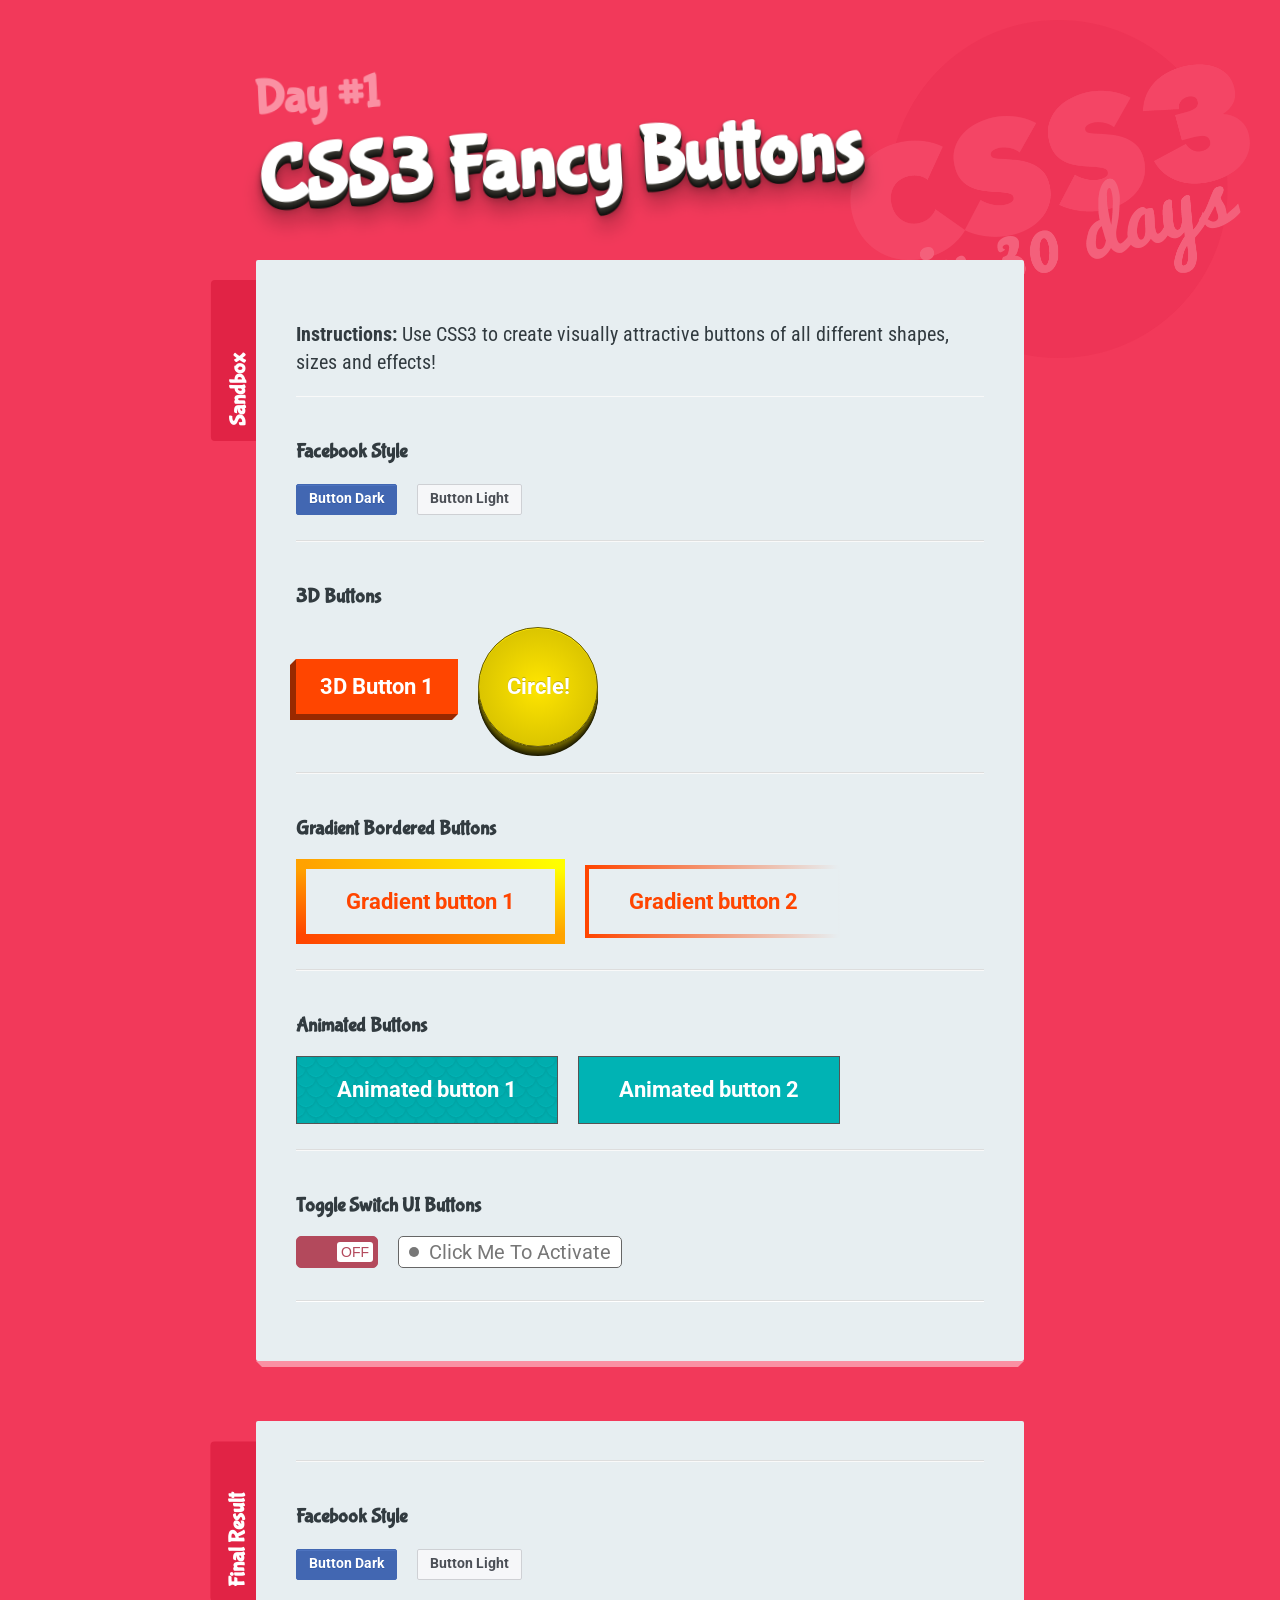
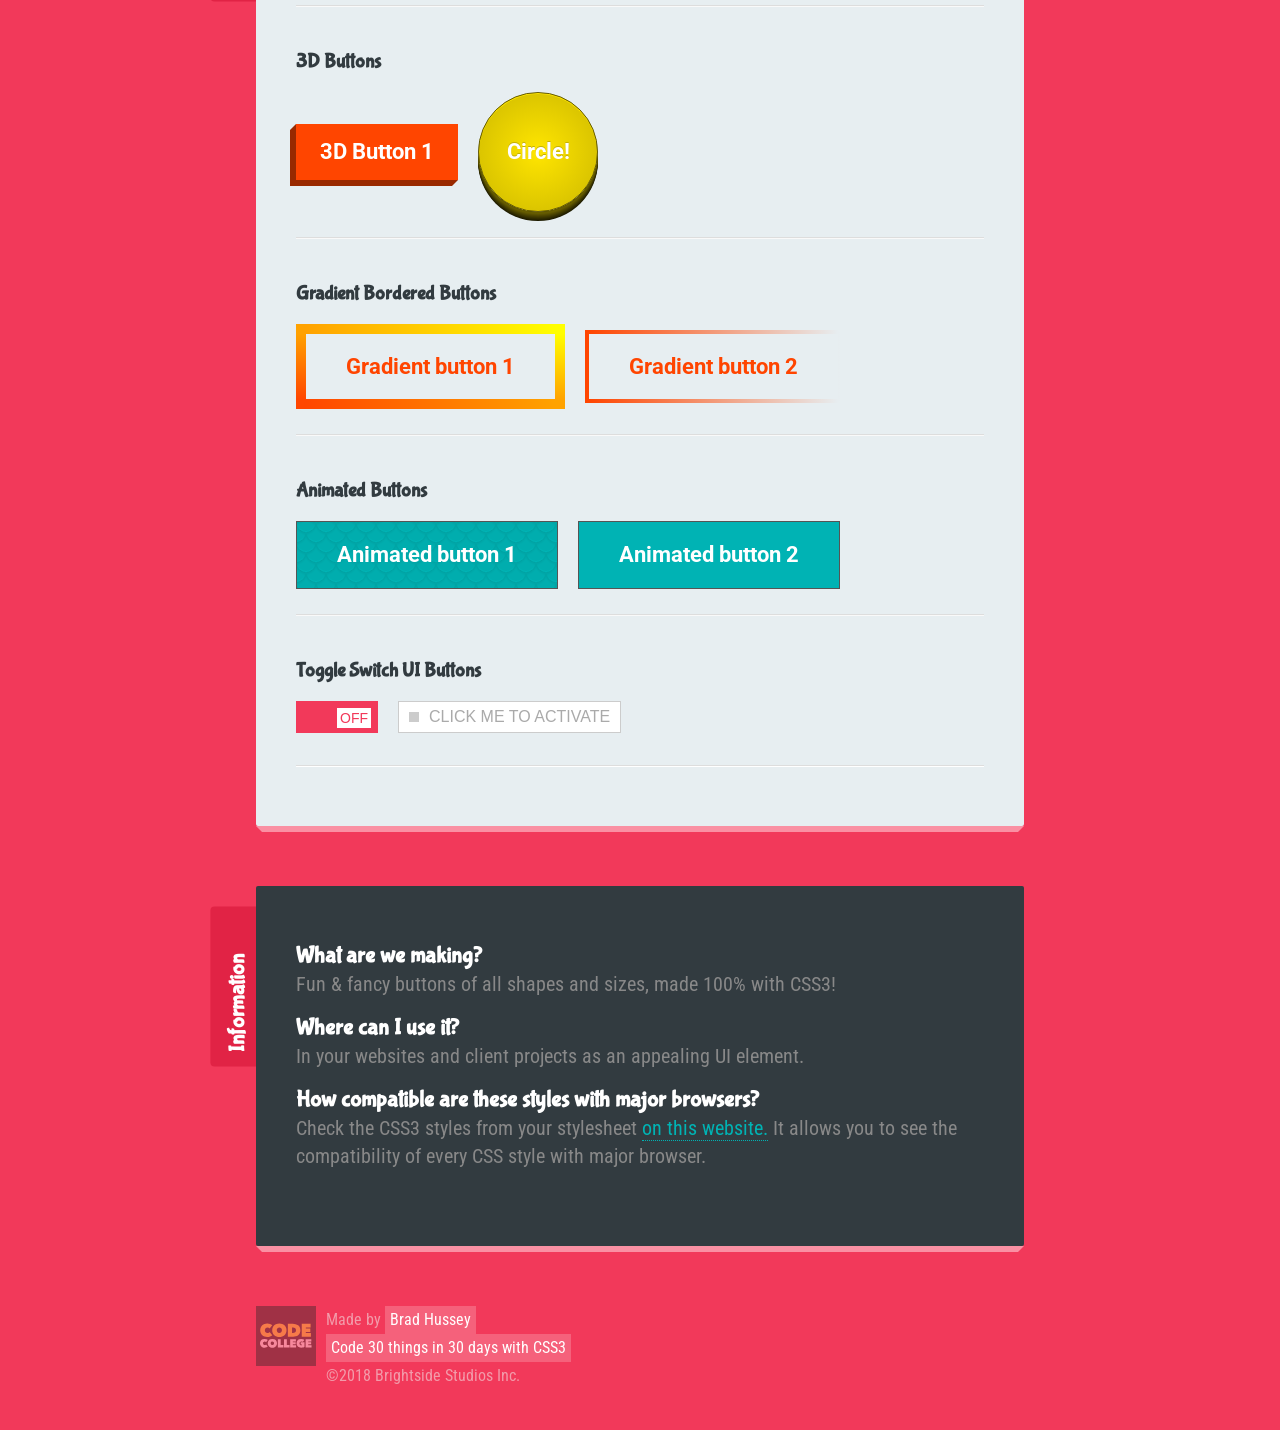
<file: 01-fancy-buttons/index.html>
<!--
  Message from Brad:
  Thanks for watching CSS3 in 30 Days! You're awesome.
  Want more fun design & coding courses? Check out my website.

  https://codecollege.ca
  (it's free to start)
-->

<!DOCTYPE html>
<html>
  <head>
    <meta charset="utf-8">
    <title>CSS3 Fancy Buttons | Code 30 Things in 30 Days with CSS3</title>

    <!-- NORMALIZE CSS -->
    <link rel="stylesheet" href="../_theme-styles/normalize.css">

    <!-- PROJECT THEME CSS -->
    <link rel="stylesheet" href="../_theme-styles/theme.css">

    <!-- FINAL PROJECT CSS (use for reference) -->
    <link rel="stylesheet" href="final.css">

    <!-- SANDBOX CSS (this is your file!) -->
    <link rel="stylesheet" href="sandbox.css">

<link href="https://fonts.googleapis.com/css?family=Bubblegum+Sans|Nova+Mono|Roboto+Condensed|Roboto" rel="stylesheet">
  </head>
  <body>
    <h1><small>Day #1</small> CSS3 Fancy Buttons</h1>



    <div class="sandbox">
      <h2>Sandbox <small>This is where you play</small></h2>
      <div class="content">

        <p><strong>Instructions:</strong> Use CSS3 to create visually attractive buttons of all different shapes, sizes and effects!</p>

        <section>

          <h4>Facebook Style</h4>
          <button type="button" name="button" class="facebook-style-btn facebook-style-dark">Button Dark</button>

          <button type="button" name="button" class="facebook-style-btn facebook-style-light">Button Light</button>

        </section>

        <section>

          <h4>3D Buttons</h4>
          <button type="button" name="button" class="btn-3d-1">3D Button 1</button>

          <button type="button" name="button" class="btn-3d-2">Circle!</button>

        </section>

        <section>

          <h4>Gradient Bordered Buttons</h4>
          <button type="button" name="button" class="gradient-button-1">Gradient button 1</button>
          <button type="button" name="button" class="gradient-button-2">Gradient button 2</button>

        </section>

        <section>

          <h4>Animated Buttons</h4>

          <button type="button" name="button" class="animated-button-1">Animated button 1</button>
          <button type="button" name="button" class="animated-button-2">Animated button 2</button>

        </section>

        <section>

          <h4>Toggle Switch UI Buttons</h4>

          <label for="toggle1" class="toggle-1">
            <input type="checkbox" id="toggle1" class="toggle-1__input" />
            <span class="toggle-1__button"></span>
          </label>

          <label for="toggle2" class="toggle-2">
            <input type="checkbox" id="toggle2" class="toggle-2__input" />
            <span class="toggle-2__button">Click me to activate</span>
          </label>
        </section>

      </div>
    </div>

    <div class="final-result">
        <h2>Final Result <small>Use this for reference!</small></h2>
        <div class="content">

          <section>

            <h4>Facebook Style</h4>
            <button type="button" name="button" class="final__facebook-style-btn final__facebook-style-dark">Button Dark</button>

            <button type="button" name="button" class="final__facebook-style-btn final__facebook-style-light">Button Light</button>

          </section>

          <section>

            <h4>3D Buttons</h4>
            <button type="button" name="button" class="final__btn-3d-1">3D Button 1</button>

            <button type="button" name="button" class="final__btn-3d-2">Circle!</button>

          </section>

          <section>

            <h4>Gradient Bordered Buttons</h4>
            <button type="button" name="button" class="final__gradient-button-1">Gradient button 1</button>
            <button type="button" name="button" class="final__gradient-button-2">Gradient button 2</button>

          </section>

          <section>

            <h4>Animated Buttons</h4>

            <button type="button" name="button" class="final__animated-button-1">Animated button 1</button>
            <button type="button" name="button" class="final__animated-button-2">Animated button 2</button>

          </section>

          <section>

            <h4>Toggle Switch UI Buttons</h4>


            <label for="final-toggle1" class="final__toggle-1">
              <input type="checkbox" id="final-toggle1" class="final__toggle-1__input" />
              <span class="final__toggle-1__button"></span>
            </label>

            <label for="final-toggle2" class="final__toggle-2">
              <input type="checkbox" id="final-toggle2" class="final__toggle-2__input" />
              <span class="final__toggle-2__button">Click me to activate</span>
            </label>


          </section>

        </div>
    </div>

    <div class="info">
      <h2>Information <small>About this lesson</small></h2>
      <h3>What are we making?</h3>
      <p>Fun &amp; fancy buttons of all shapes and sizes, made 100% with CSS3!</p>

      <h3>Where can I use it?</h3>
      <p>In your websites and client projects as an appealing UI element.</p>

      <h3>How compatible are these styles with major browsers?</h3>
      <p>Check the CSS3 styles from your stylesheet <a href="http://caniuse.com/">on this website.</a> It allows you to see the compatibility of every CSS style with major browser.</p>
    </div>

    <footer>
      <div class="logo">
        <a href="http://codecollege.ca/" id="logo">

          <img src="../_theme-styles/img/bggray.svg" width="60px" id="logo_bg-gray">
          <img src="../_theme-styles/img/bgyellow.svg" width="60px" id="logo_bg-yellow">
          <img src="../_theme-styles/img/codecollegelogo.svg" width="60px" id="logo_codecollege">

          <!-- <img src="../_theme-styles/img/codecollegelogo.png" alt="Learn to Code at CodeCollege.ca" height="60px"> -->

        </a>
      </div>
      <div class="made-by">
        Made by <a href="http://bradhussey.ca/">Brad Hussey</a>
      </div>
      <div class="course">
        <a href="http://codecollege.ca/">Code 30 things in 30 days with CSS3</a>
      </div>
      <div class="copyright">
        &copy;2018 Brightside Studios Inc.
      </div>
    </footer>
  </body>
</html>
</file>
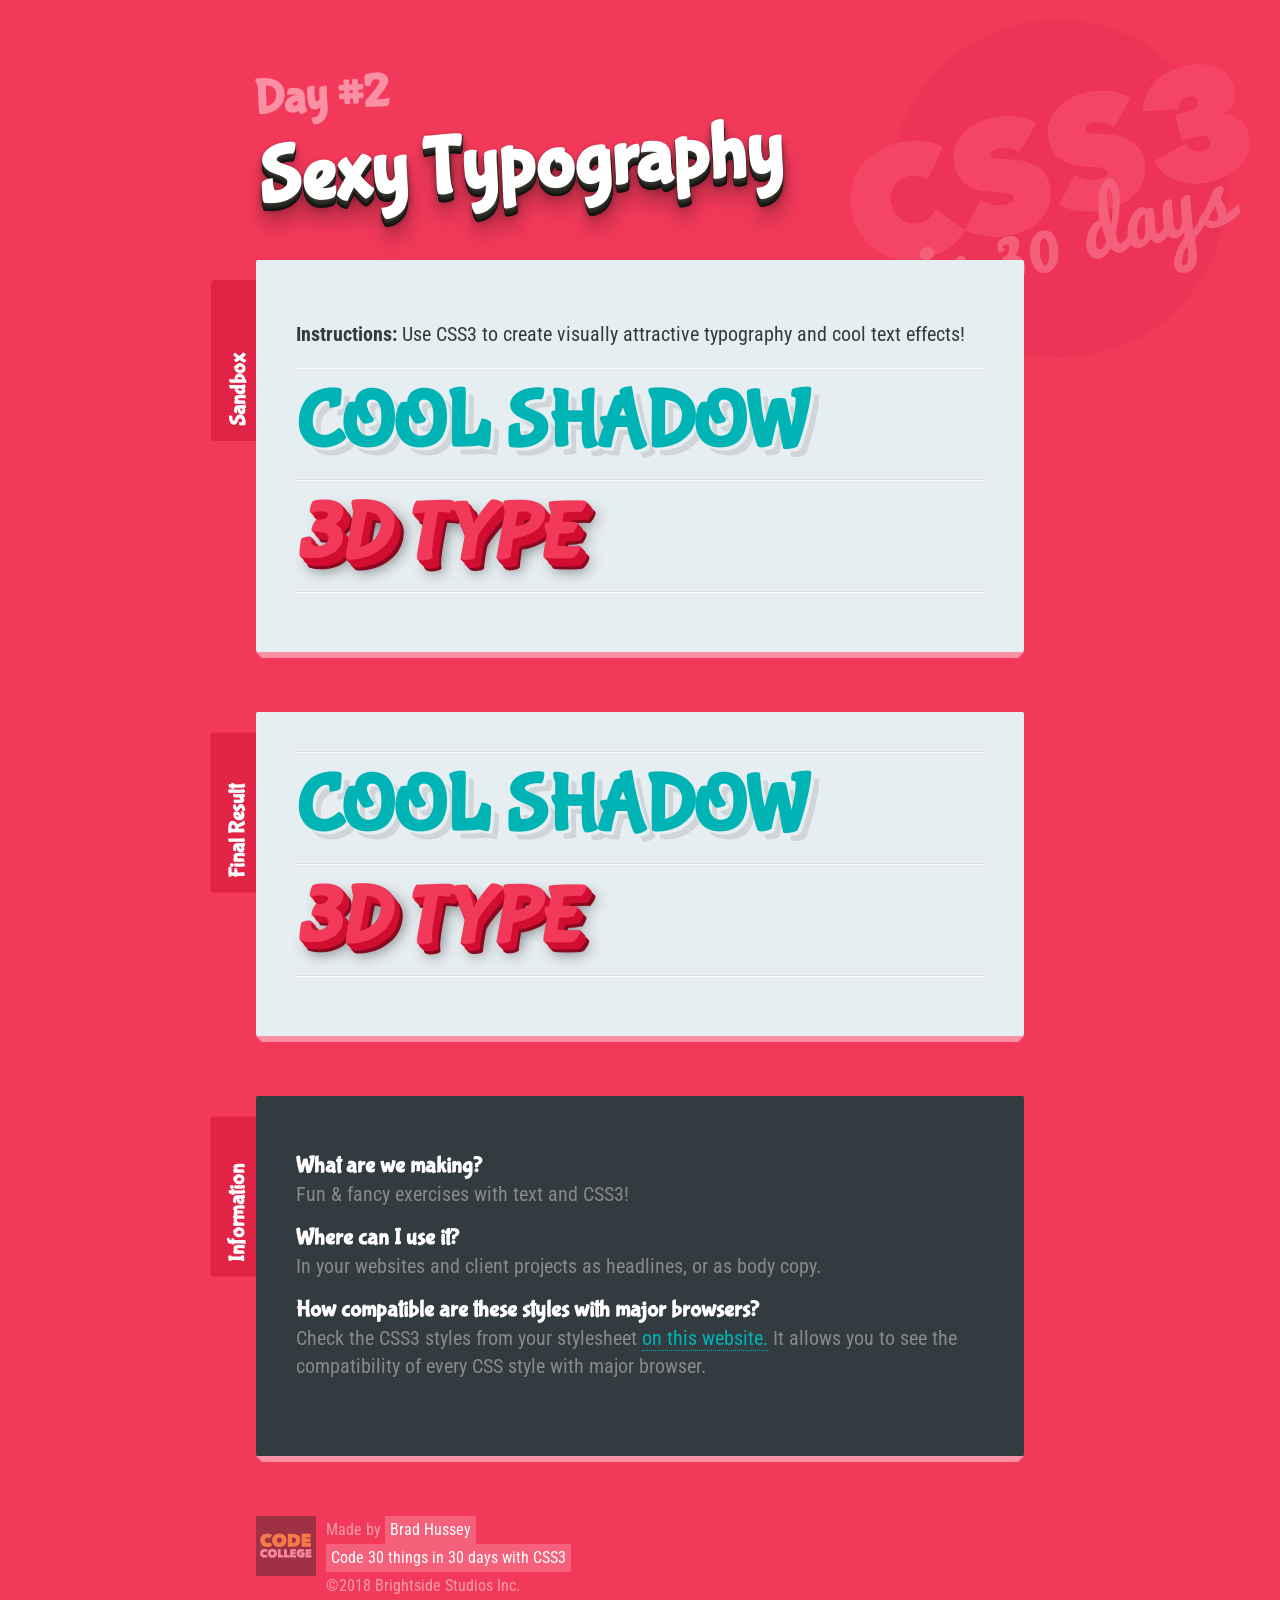
<file: 02-sexy-typography/index.html>
<!--
  Message from Brad:
  Thanks for watching CSS3 in 30 Days! You're awesome.
  Want more fun design & coding courses? Check out my website.

  https://codecollege.ca
  (it's free to start)
-->

<!DOCTYPE html>
<html>
  <head>
    <meta charset="utf-8">
    <title>Sexy Typography | Code 30 Things in 30 Days with CSS3</title>

    <!-- NORMALIZE CSS -->
    <link rel="stylesheet" href="../_theme-styles/normalize.css">

    <!-- PROJECT THEME CSS -->
    <link rel="stylesheet" href="../_theme-styles/theme.css">

    <!-- FINAL PROJECT CSS (use for reference) -->
    <link rel="stylesheet" href="final.css">

    <!-- SANDBOX CSS (this is your file!) -->
    <link rel="stylesheet" href="sandbox.css">

<link href="https://fonts.googleapis.com/css?family=Bubblegum+Sans|Nova+Mono|Roboto+Condensed" rel="stylesheet">
  </head>
  <body>
    <h1><small>Day #2</small> Sexy Typography</h1>



    <div class="sandbox">
      <h2>Sandbox <small>This is where you play</small></h2>
      <div class="content">

        <p><strong>Instructions:</strong> Use CSS3 to create visually attractive typography and cool text effects!</p>

        <section>

          <h4 class="shadow-typo">Cool Shadow</h4>

        </section>

        <section>

          <h4 class="threedee-typo">3D Type</h4>

        </section>

      </div>
    </div>

    <div class="final-result">
        <h2>Final Result <small>Use this for reference!</small></h2>
        <div class="content">

          <section>

            <h4 class="final__shadow-typo">Cool Shadow</h4>

          </section>

          <section>

            <h4 class="final__threedee-typo">3D Type</h4>

          </section>

        </div>
    </div>

    <div class="info">
      <h2>Information <small>About this lesson</small></h2>
      <h3>What are we making?</h3>
      <p>Fun &amp; fancy exercises with text and CSS3!</p>

      <h3>Where can I use it?</h3>
      <p>In your websites and client projects as headlines, or as body copy.</p>

      <h3>How compatible are these styles with major browsers?</h3>
      <p>Check the CSS3 styles from your stylesheet <a href="http://caniuse.com/">on this website.</a> It allows you to see the compatibility of every CSS style with major browser.</p>
    </div>

    <footer>
      <div class="logo">
        <a href="http://codecollege.ca/" id="logo">

          <img src="../_theme-styles/img/bggray.svg" width="60px" id="logo_bg-gray">
          <img src="../_theme-styles/img/bgyellow.svg" width="60px" id="logo_bg-yellow">
          <img src="../_theme-styles/img/codecollegelogo.svg" width="60px" id="logo_codecollege">

          <!-- <img src="../_theme-styles/img/codecollegelogo.png" alt="Learn to Code at CodeCollege.ca" height="60px"> -->

        </a>
      </div>
      <div class="made-by">
        Made by <a href="http://bradhussey.ca/">Brad Hussey</a>
      </div>
      <div class="course">
        <a href="http://codecollege.ca/">Code 30 things in 30 days with CSS3</a>
      </div>
      <div class="copyright">
        &copy;2018 Brightside Studios Inc.
      </div>
    </footer>
  </body>
</html>
</file>
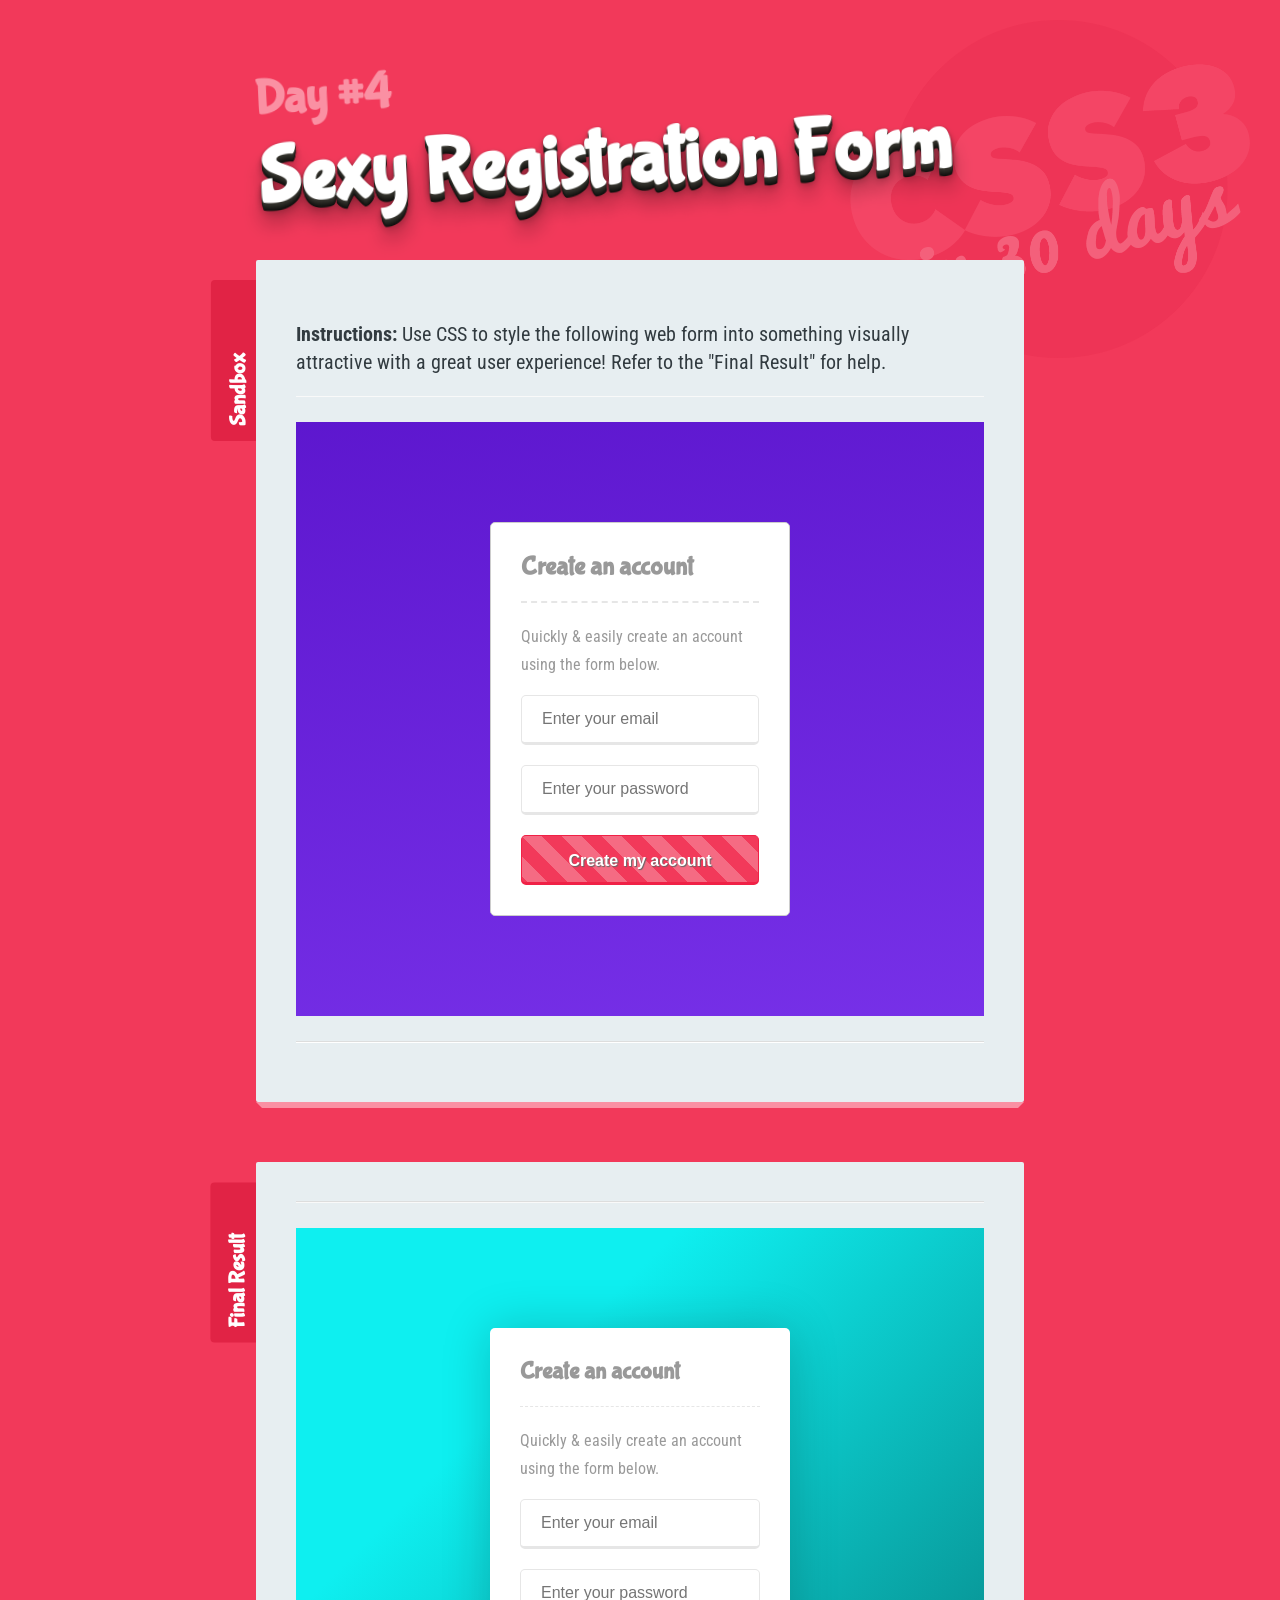
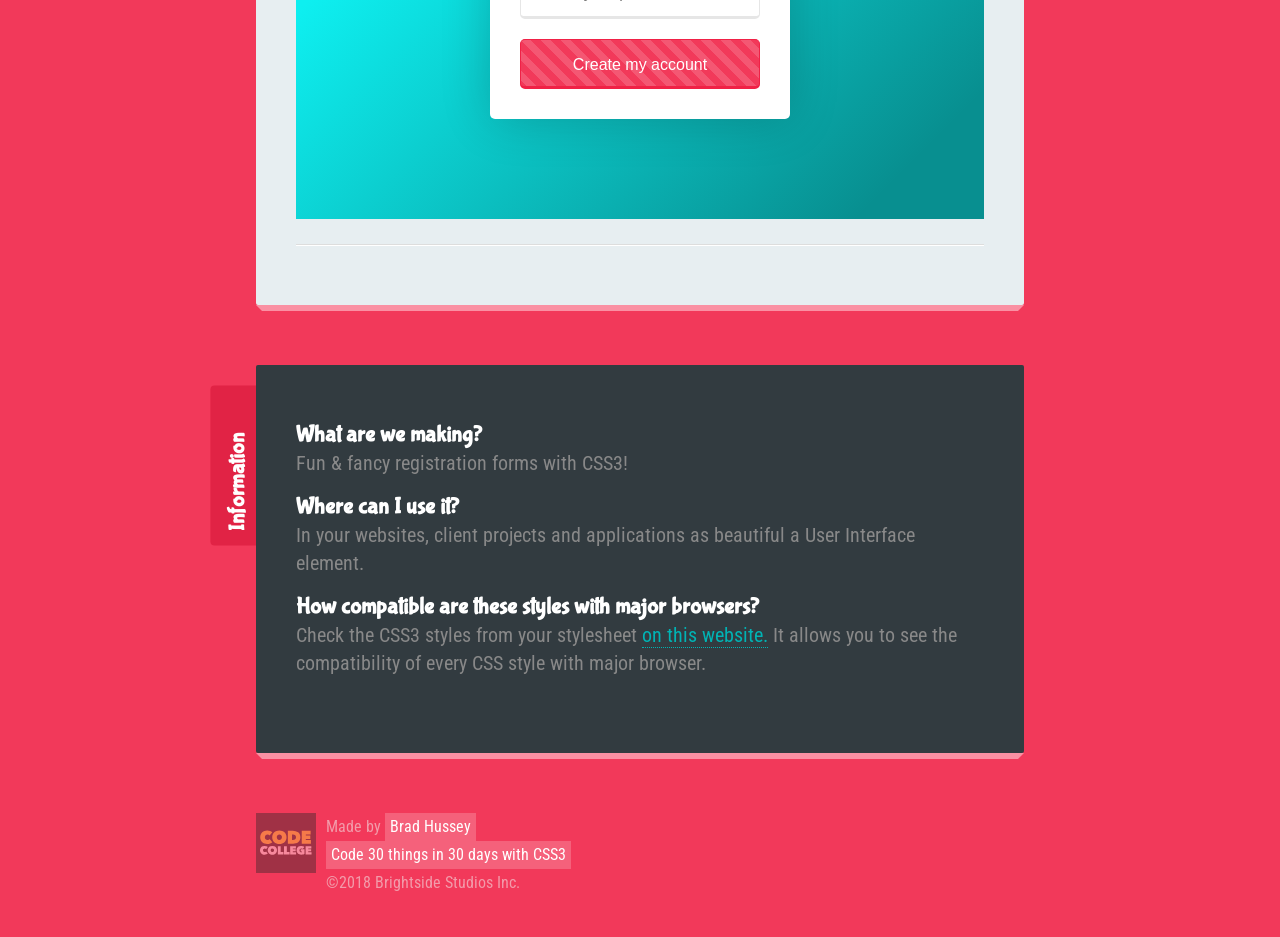
<file: 04-sexy-registration-form/index.html>
<!--
  Message from Brad:
  Thanks for watching CSS3 in 30 Days! You're awesome.
  Want more fun design & coding courses? Check out my website.

  https://codecollege.ca
  (it's free to start)
-->

<!DOCTYPE html>
<html>
  <head>
    <meta charset="utf-8">
    <title>Sexy Registration Form | Code 30 Things in 30 Days with CSS3</title>

    <!-- NORMALIZE CSS -->
    <link rel="stylesheet" href="../_theme-styles/normalize.css">

    <!-- PROJECT THEME CSS -->
    <link rel="stylesheet" href="../_theme-styles/theme.css">

    <!-- FINAL PROJECT CSS (use for reference) -->
    <link rel="stylesheet" href="final.css">

    <!-- SANDBOX CSS (this is your file!) -->
    <link rel="stylesheet" href="sandbox.css">

<link href="https://fonts.googleapis.com/css?family=Bubblegum+Sans|Nova+Mono|Roboto+Condensed" rel="stylesheet">
  </head>
  <body>
    <h1><small>Day #4</small> Sexy Registration Form</h1>



    <div class="sandbox">
      <h2>Sandbox <small>This is where you play</small></h2>
      <div class="content">

        <p><strong>Instructions:</strong> Use CSS to style the following web form into something visually attractive with a great user experience! Refer to the "Final Result" for help.</p>

        <section>

          <div class="register-wrapper">
            <div class="register-block">
              <h3 class="register-title">Create an account</h3>
              <p>Quickly &amp; easily create an account using the form below.</p>
              <form action="">
                <input type="email" placeholder="Enter your email"/>
                <input type="password" placeholder="Enter your password" />
                <input type="submit" value="Create my account"/>
              </form>
            </div>
          </div>

        </section>

      </div>
    </div>

    <div class="final-result">
        <h2>Final Result <small>Use this for reference!</small></h2>
        <div class="content">

          <section>

            <div class="final__register-wrapper">
              <div class="final__register-block">
                <h3 class="final__register-title">Create an account</h3>
                <p>Quickly &amp; easily create an account using the form below.</p>
                <form action="">
                  <input type="email" placeholder="Enter your email"/>
                  <input type="password" placeholder="Enter your password" />
                  <input type="submit" value="Create my account"/>
                </form>
              </div>
            </div>

          </section>

        </div>
    </div>

    <div class="info">
      <h2>Information <small>About this lesson</small></h2>
      <h3>What are we making?</h3>
      <p>Fun &amp; fancy registration forms with CSS3!</p>

      <h3>Where can I use it?</h3>
      <p>In your websites, client projects and applications as beautiful a User Interface element.</p>

      <h3>How compatible are these styles with major browsers?</h3>
      <p>Check the CSS3 styles from your stylesheet <a href="http://caniuse.com/">on this website.</a> It allows you to see the compatibility of every CSS style with major browser.</p>
    </div>

    <footer>
      <div class="logo">
        <a href="http://codecollege.ca/" id="logo">

          <img src="../_theme-styles/img/bggray.svg" width="60px" id="logo_bg-gray">
          <img src="../_theme-styles/img/bgyellow.svg" width="60px" id="logo_bg-yellow">
          <img src="../_theme-styles/img/codecollegelogo.svg" width="60px" id="logo_codecollege">

          <!-- <img src="../_theme-styles/img/codecollegelogo.png" alt="Learn to Code at CodeCollege.ca" height="60px"> -->

        </a>
      </div>
      <div class="made-by">
        Made by <a href="http://bradhussey.ca/">Brad Hussey</a>
      </div>
      <div class="course">
        <a href="http://codecollege.ca/">Code 30 things in 30 days with CSS3</a>
      </div>
      <div class="copyright">
        &copy;2018 Brightside Studios Inc.
      </div>
    </footer>
  </body>
</html>
</file>
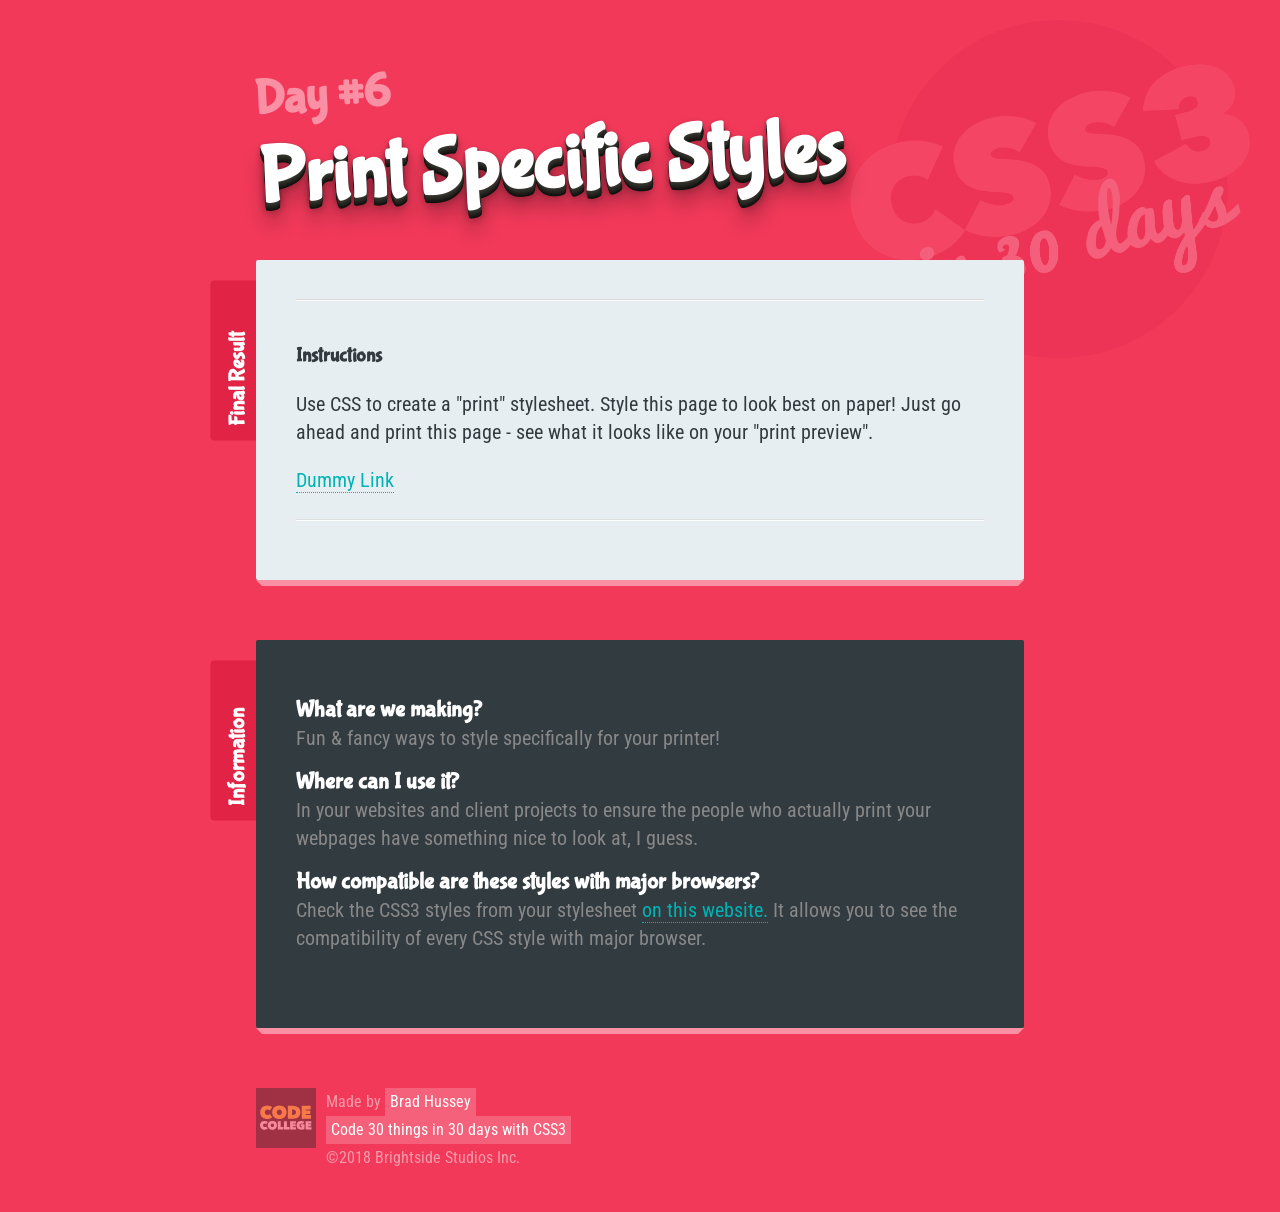
<file: 06-print-specific-styles/index.html>
<!--
  Message from Brad:
  Thanks for watching CSS3 in 30 Days! You're awesome.
  Want more fun design & coding courses? Check out my website.

  https://codecollege.ca
  (it's free to start)
-->

<!DOCTYPE html>
<html>

<head>
  <meta charset="utf-8">
  <title>Print Styles | Code 30 Things in 30 Days with CSS3</title>

  <!-- NORMALIZE CSS -->
  <link rel="stylesheet" href="../_theme-styles/normalize.css">

  <!-- PROJECT THEME CSS -->
  <link rel="stylesheet" href="../_theme-styles/theme.css">

  <!-- FINAL PROJECT CSS (use for reference) -->
  <!-- UNCOMMENT THE FOLLOWING TO VIEW FINAL CSS IN BROWSER -->
  <!-- <link rel="stylesheet" href="final.css"> -->

  <!-- SANDBOX CSS (this is your file!) -->
  <link rel="stylesheet" href="sandbox.css">

  <link href="https://fonts.googleapis.com/css?family=Bubblegum+Sans|Nova+Mono|Roboto+Condensed|Alegreya+Sans|Alegreya"
    rel="stylesheet">
</head>

<body>
  <h1><small>Day #6</small> Print Specific Styles</h1>
  <div class="final-result">
    <h2>Final Result <small>Use this for reference!</small></h2>
    <div class="content">
      <section>
        <h4>Instructions</h4>
        <p>Use CSS to create a "print" stylesheet. Style this page to look best on paper! Just go ahead and print this
          page - see what it looks like on your "print preview".</p>
        <a href="https://bitsofco.de/">Dummy Link</a>
      </section>
    </div>
  </div>

  <div class="info">
    <h2>Information <small>About this lesson</small></h2>
    <h3>What are we making?</h3>
    <p>Fun &amp; fancy ways to style specifically for your printer!</p>

    <h3>Where can I use it?</h3>
    <p>In your websites and client projects to ensure the people who actually print your webpages have something nice
      to look at, I guess.</p>

    <h3>How compatible are these styles with major browsers?</h3>
    <p>Check the CSS3 styles from your stylesheet <a href="http://caniuse.com/">on this website.</a> It allows you to
      see the compatibility of every CSS style with major browser.</p>
  </div>

  <footer>
    <div class="logo">
      <a href="http://codecollege.ca/" id="logo">

        <img src="../_theme-styles/img/bggray.svg" width="60px" id="logo_bg-gray">
        <img src="../_theme-styles/img/bgyellow.svg" width="60px" id="logo_bg-yellow">
        <img src="../_theme-styles/img/codecollegelogo.svg" width="60px" id="logo_codecollege">

        <!-- <img src="../_theme-styles/img/codecollegelogo.png" alt="Learn to Code at CodeCollege.ca" height="60px"> -->

      </a>
    </div>
    <div class="made-by">
      Made by <a href="http://bradhussey.ca/">Brad Hussey</a>
    </div>
    <div class="course">
      <a href="http://codecollege.ca/">Code 30 things in 30 days with CSS3</a>
    </div>
    <div class="copyright">
      &copy;2018 Brightside Studios Inc.
    </div>
  </footer>
</body>

</html>
</file>
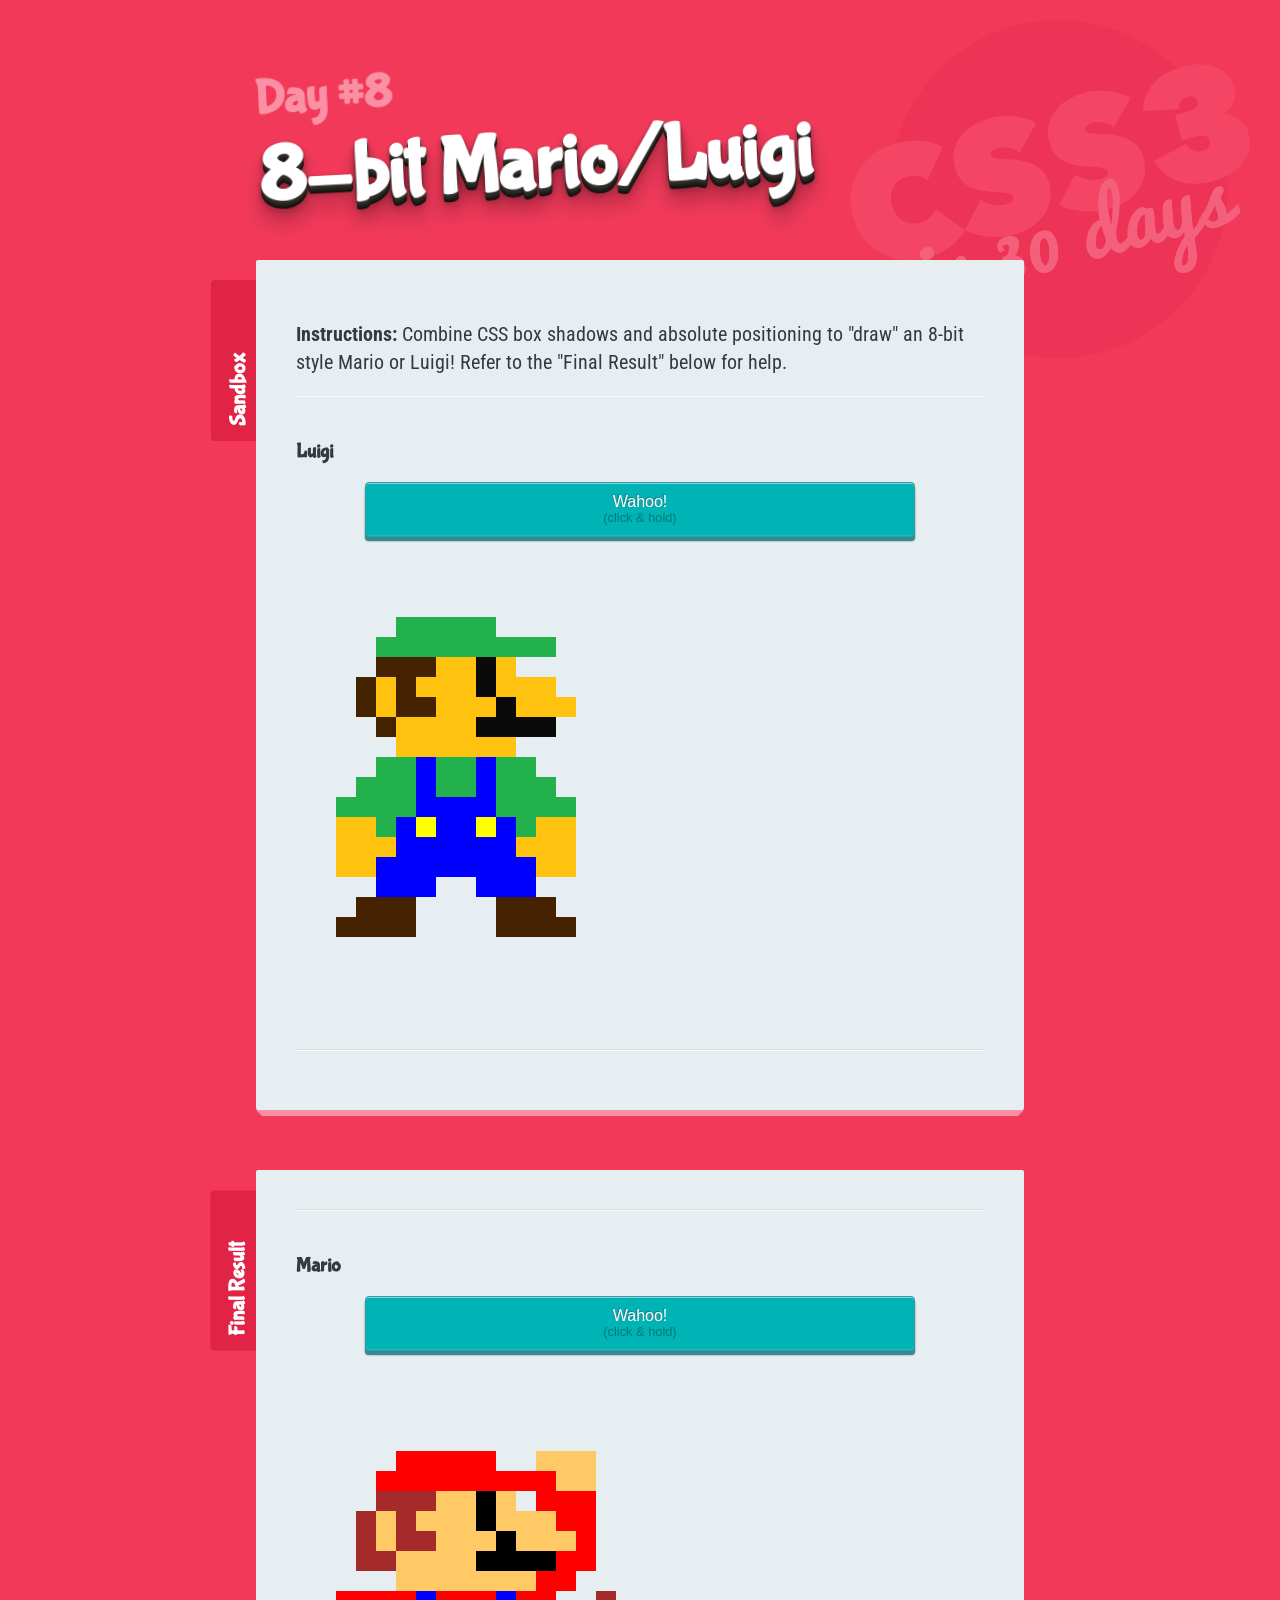
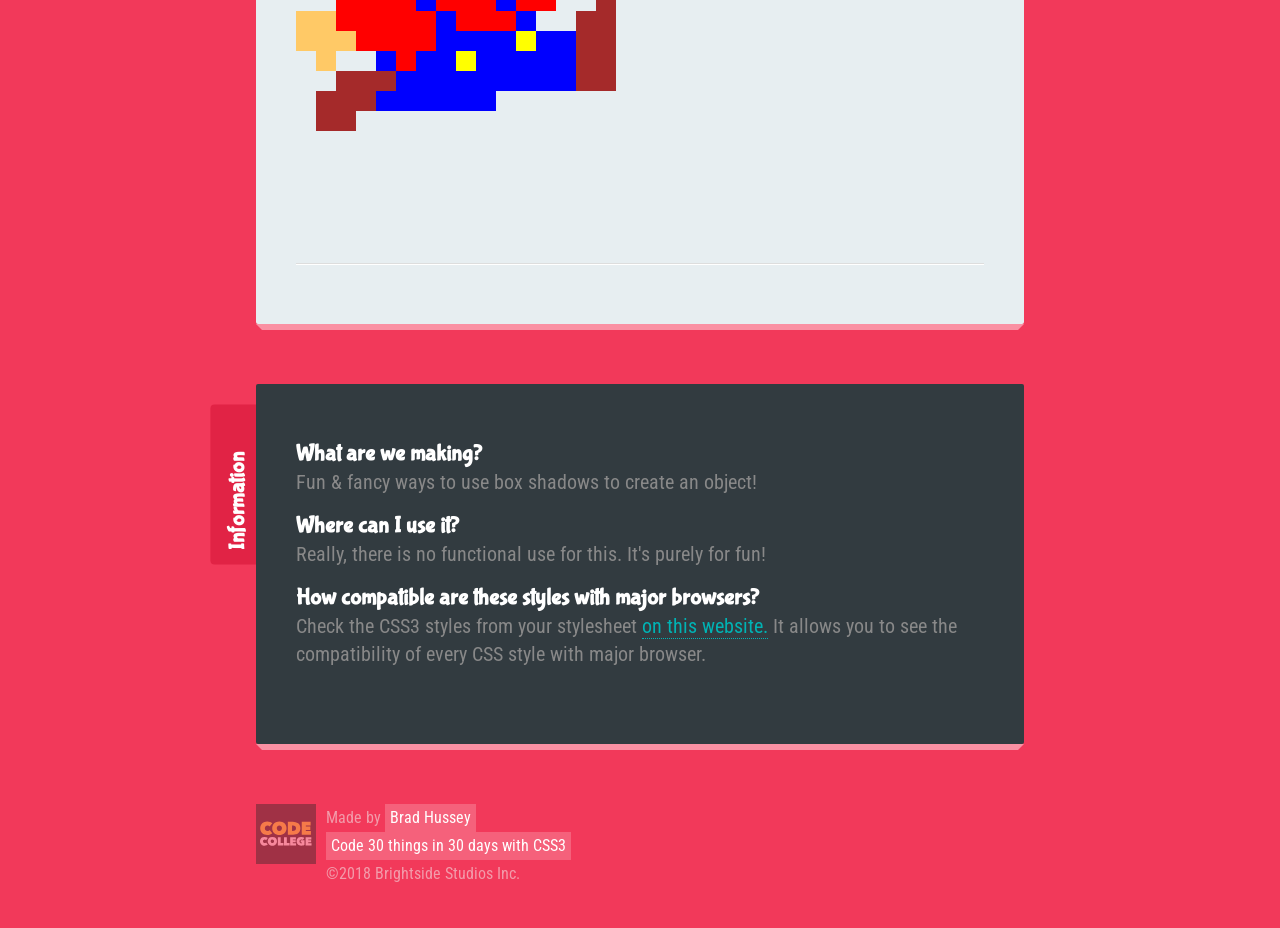
<file: 08-eight-bit-mario/index.html>
<!--
  Message from Brad:
  Thanks for watching CSS3 in 30 Days! You're awesome.
  Want more fun design & coding courses? Check out my website.

  https://codecollege.ca
  (it's free to start)
-->

<!DOCTYPE html>
<html>
  <head>
    <meta charset="utf-8">
    <title>8-bit Mario | Code 30 Things in 30 Days with CSS3</title>

    <!-- NORMALIZE CSS -->
    <link rel="stylesheet" href="../_theme-styles/normalize.css">

    <!-- PROJECT THEME CSS -->
    <link rel="stylesheet" href="../_theme-styles/theme.css">

    <!-- FINAL PROJECT CSS (use for reference) -->
    <link rel="stylesheet" href="final.css">

    <!-- SANDBOX CSS (this is your file!) -->
    <link rel="stylesheet" href="sandbox.css">

<link href="https://fonts.googleapis.com/css?family=Bubblegum+Sans|Nova+Mono|Roboto+Condensed" rel="stylesheet">
  </head>
  <body>
    <h1><small>Day #8</small> 8-bit Mario/Luigi</h1>
    <div class="sandbox">
      <h2>Sandbox <small>This is where you play</small></h2>
      <div class="content">

        <p><strong>Instructions:</strong> Combine CSS box shadows and absolute positioning to "draw" an 8-bit style Mario or Luigi! Refer to the "Final Result" below for help.</p>

        <section>

          <h4>Luigi</h4>
          <button class="button-theme" id="wahoo">Wahoo! <small>(click &amp; hold)</small></button>

          <div class="luigi-block">
            <div class="luigi"></div>
          </div>

        </section>

      </div>
    </div>

    <div class="final-result">
        <h2>Final Result <small>Use this for reference!</small></h2>
        <div class="content">

          <section>

            <h4>Mario</h4>
            <button class="button-theme" id="final__wahoo">Wahoo! <small>(click &amp; hold)</small></button>

            <div class="final__mario-block">
              <div class="final__mario"></div>
            </div>

          </section>

        </div>
    </div>

    <div class="info">
      <h2>Information <small>About this lesson</small></h2>
      <h3>What are we making?</h3>
      <p>Fun &amp; fancy ways to use box shadows to create an object!</p>

      <h3>Where can I use it?</h3>
      <p>Really, there is no functional use for this. It's purely for fun!</p>

      <h3>How compatible are these styles with major browsers?</h3>
      <p>Check the CSS3 styles from your stylesheet <a href="http://caniuse.com/">on this website.</a> It allows you to see the compatibility of every CSS style with major browser.</p>
    </div>

    <footer>
      <div class="logo">
        <a href="http://codecollege.ca/" id="logo">

          <img src="../_theme-styles/img/bggray.svg" width="60px" id="logo_bg-gray">
          <img src="../_theme-styles/img/bgyellow.svg" width="60px" id="logo_bg-yellow">
          <img src="../_theme-styles/img/codecollegelogo.svg" width="60px" id="logo_codecollege">

          <!-- <img src="../_theme-styles/img/codecollegelogo.png" alt="Learn to Code at CodeCollege.ca" height="60px"> -->

        </a>
      </div>
      <div class="made-by">
        Made by <a href="http://bradhussey.ca/">Brad Hussey</a>
      </div>
      <div class="course">
        <a href="http://codecollege.ca/">Code 30 things in 30 days with CSS3</a>
      </div>
      <div class="copyright">
        &copy;2018 Brightside Studios Inc.
      </div>
    </footer>
  </body>
</html>
</file>
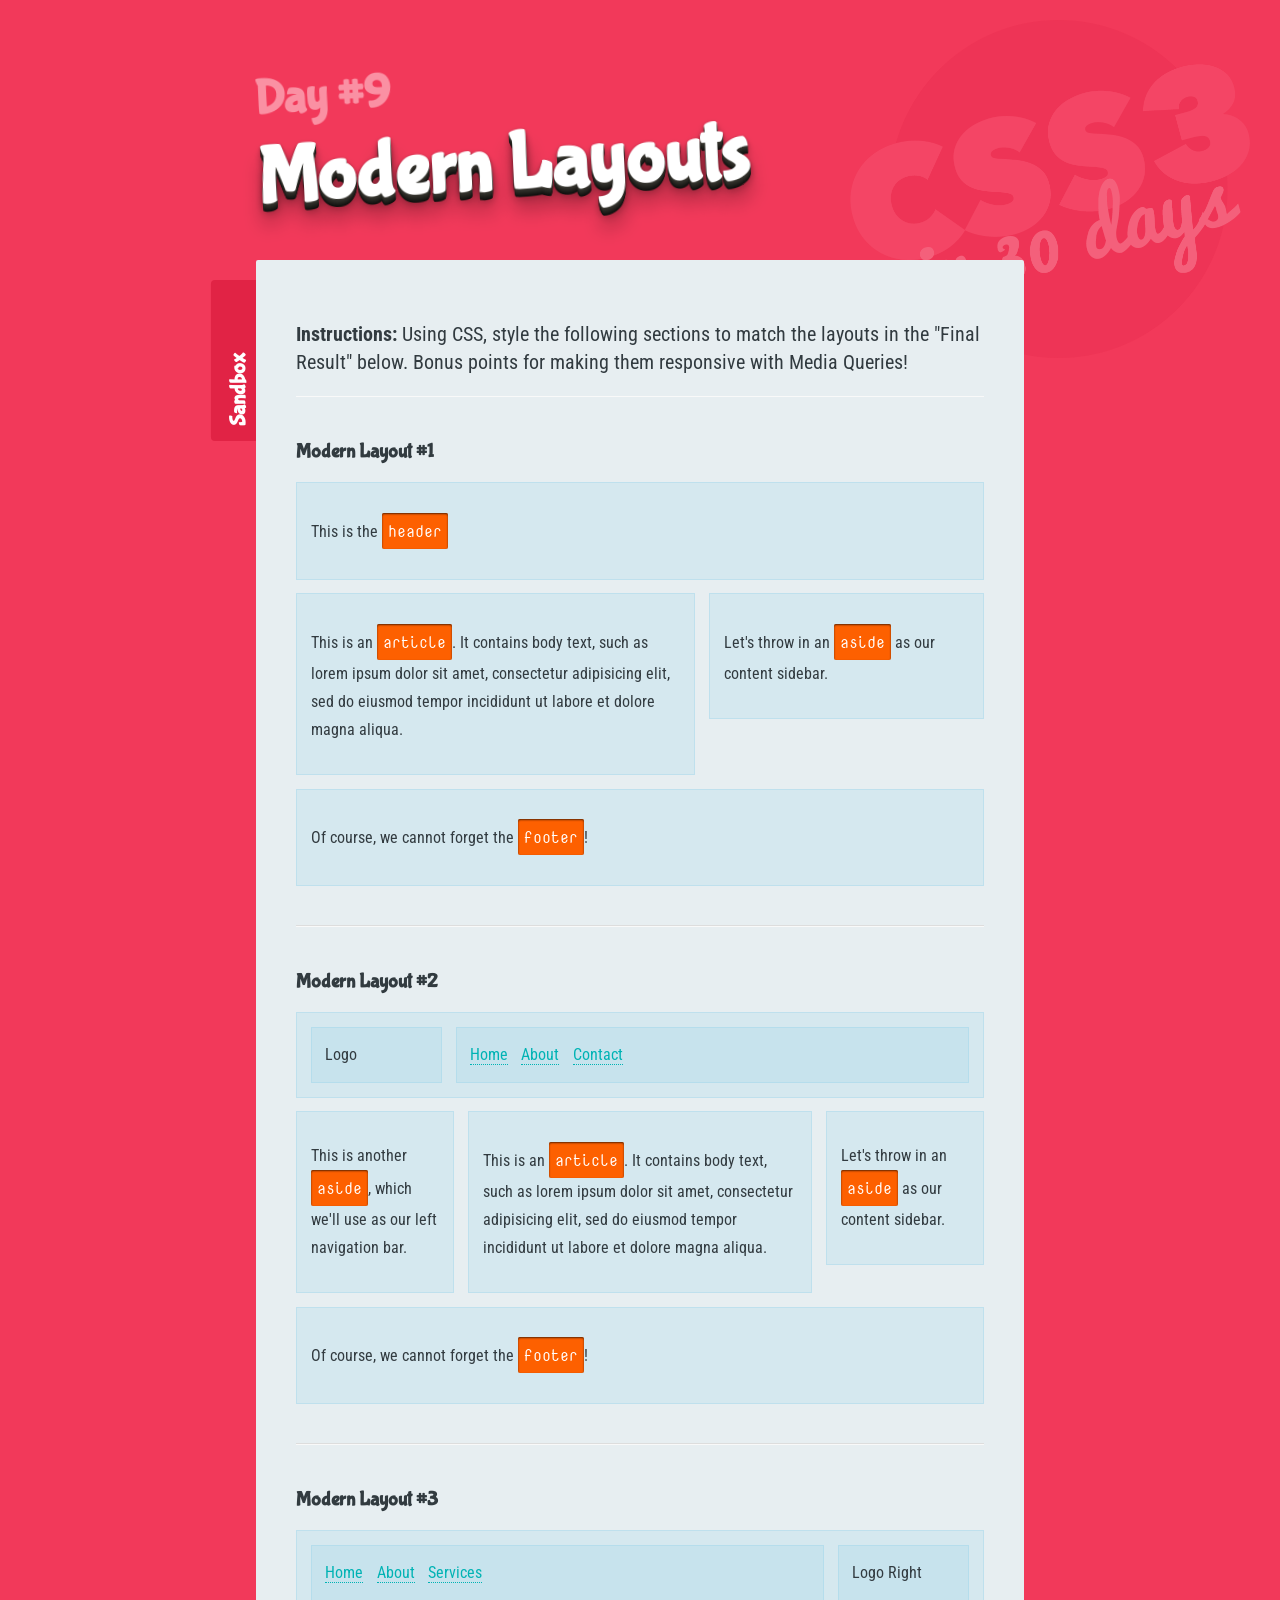
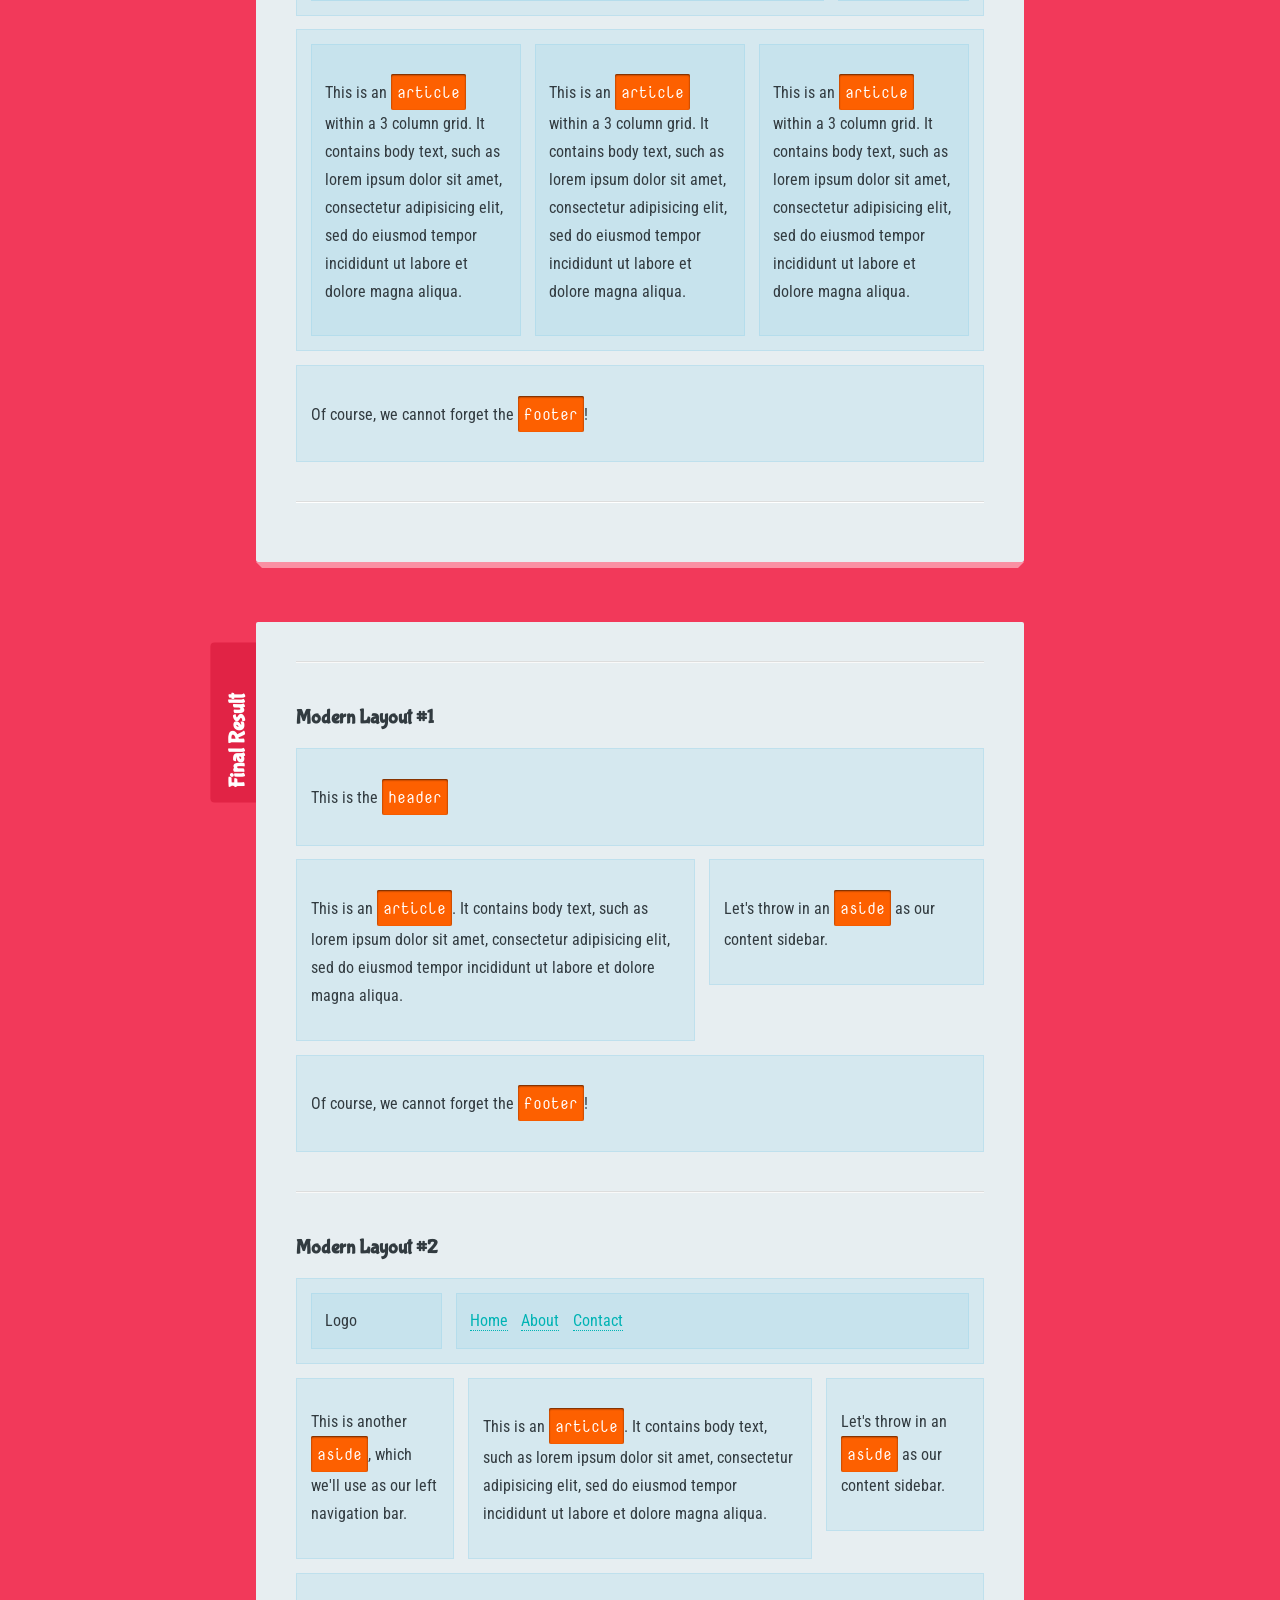
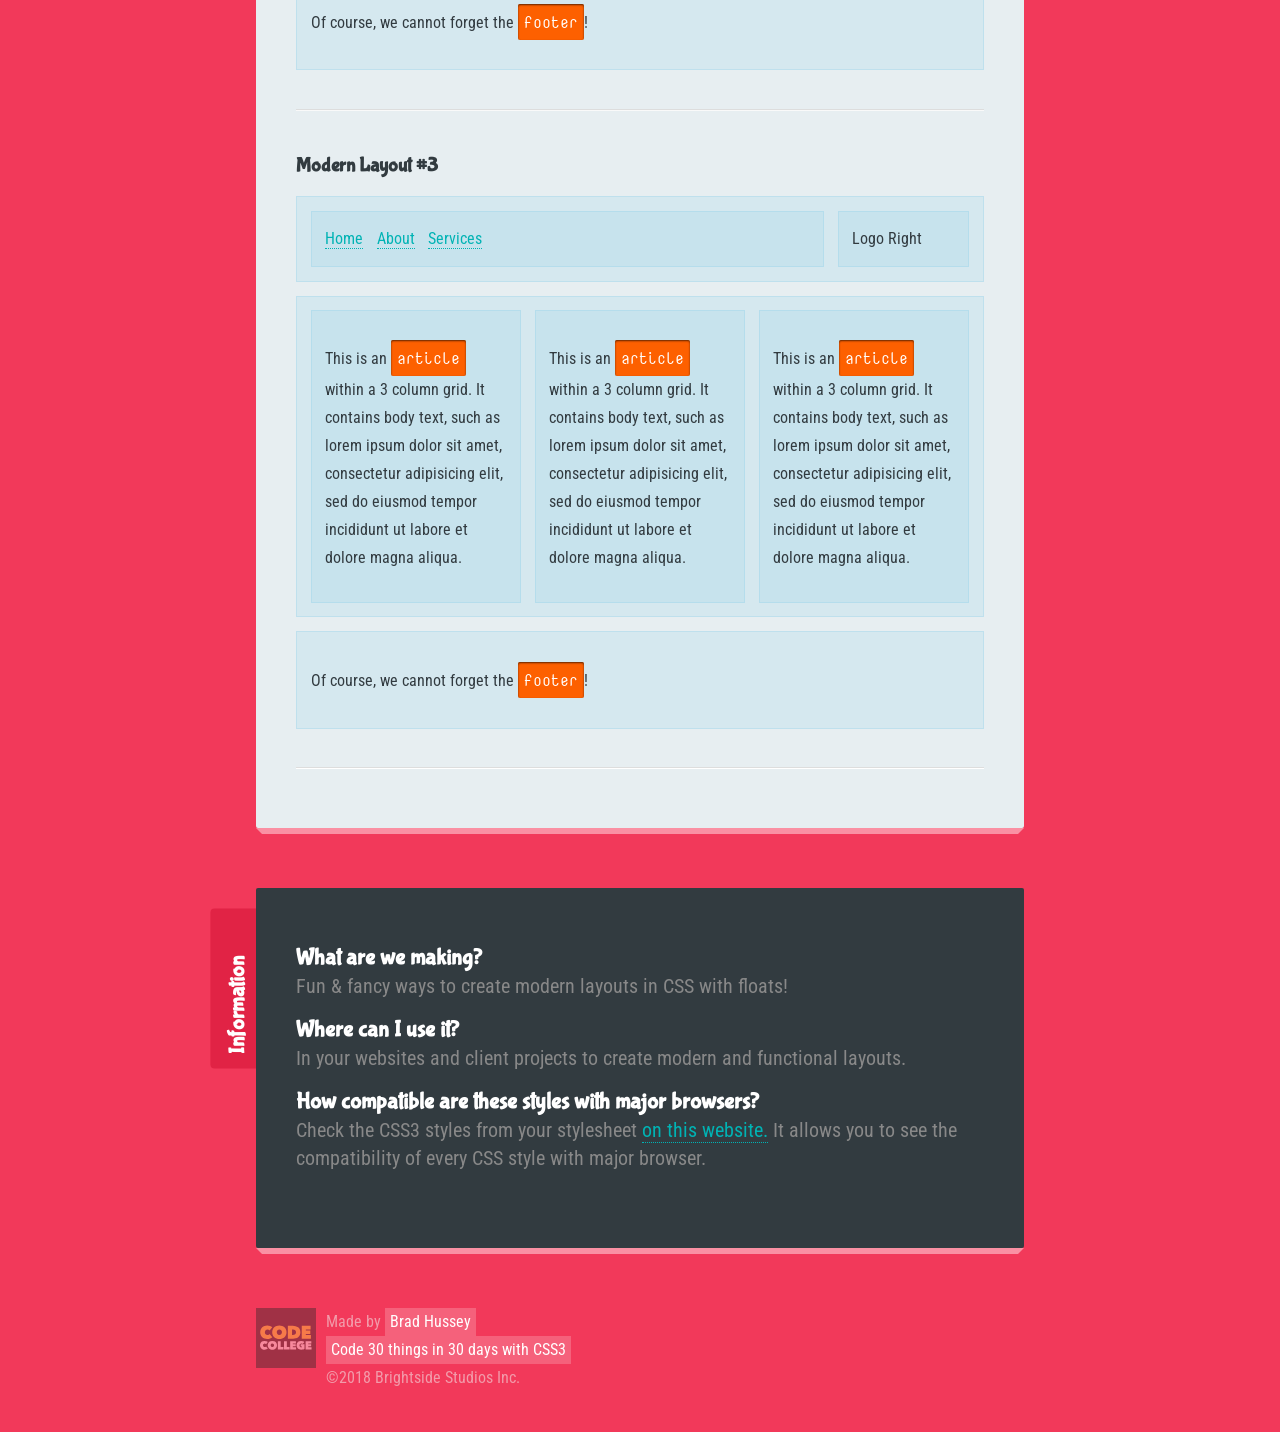
<file: 09-modern-layouts/index.html>
<!--
  Message from Brad:
  Thanks for watching CSS3 in 30 Days! You're awesome.
  Want more fun design & coding courses? Check out my website.

  https://codecollege.ca
  (it's free to start)
-->

<!DOCTYPE html>
<html>
  <head>
    <meta charset="utf-8">
    <title>Modern Layouts | Code 30 Things in 30 Days with CSS3</title>

    <!-- NORMALIZE CSS -->
    <link rel="stylesheet" href="../_theme-styles/normalize.css">

    <!-- PROJECT THEME CSS -->
    <link rel="stylesheet" href="../_theme-styles/theme.css">

    <!-- FINAL PROJECT CSS (use for reference) -->
    <link rel="stylesheet" href="final.css">

    <!-- SANDBOX CSS (this is your file!) -->
    <link rel="stylesheet" href="sandbox.css">

<link href="https://fonts.googleapis.com/css?family=Bubblegum+Sans|Nova+Mono|Roboto+Condensed" rel="stylesheet">
  </head>
  <body>
    <h1><small>Day #9</small> Modern Layouts</h1>



    <div class="sandbox">
      <h2>Sandbox <small>This is where you play</small></h2>
      <div class="content">

        <p><strong>Instructions:</strong> Using CSS, style the following sections to match the layouts in the "Final Result" below. Bonus points for making them responsive with Media Queries!</p>

        <section class="layout1">
          <h4>Modern Layout #1</h4>

          <header>
            <p>This is the <code>header</code></p>
          </header>
          <article>
            <p>This is an <code>article</code>. It contains body text, such as lorem ipsum dolor sit amet, consectetur adipisicing elit, sed do eiusmod tempor incididunt ut labore et dolore magna aliqua.</p>
          </article>
          <aside>
            <p>Let's throw in an <code>aside</code> as our content sidebar.</p>
          </aside>
          <footer>
            <p>Of course, we cannot forget the <code>footer</code>!</p>
          </footer>
        </section>

        <section class="layout2">
          <h4>Modern Layout #2</h4>

          <header>
            <div class="logo">
              Logo
            </div>
            <nav>
              <ul>
                <li><a href="#">Home</a></li>
                <li><a href="#">About</a></li>
                <li><a href="#">Contact</a></li>
              </ul>
            </nav>
          </header>
          <aside class="sidenav">
            <p>This is another <code>aside</code>, which we'll use as our left navigation bar.</p>
          </aside>
          <article>
            <p>This is an <code>article</code>. It contains body text, such as lorem ipsum dolor sit amet, consectetur adipisicing elit, sed do eiusmod tempor incididunt ut labore et dolore magna aliqua.</p>
          </article>
          <aside class="sidebar">
            <p>Let's throw in an <code>aside</code> as our content sidebar.</p>
          </aside>
          <footer>
            <p>Of course, we cannot forget the <code>footer</code>!</p>
          </footer>
        </section>

        <section class="layout3">
          <h4>Modern Layout #3</h4>

          <header>
            <div class="logo">
              Logo Right
            </div>
            <nav>
              <ul>
                <li><a href="#">Home</a></li>
                <li><a href="#">About</a></li>
                <li><a href="#">Services</a></li>
              </ul>
            </nav>
          </header>
          <div class="articles">
            <article>
              <p>This is an <code>article</code> within a 3 column grid. It contains body text, such as lorem ipsum dolor sit amet, consectetur adipisicing elit, sed do eiusmod tempor incididunt ut labore et dolore magna aliqua.</p>
            </article>
            <article>
              <p>This is an <code>article</code> within a 3 column grid. It contains body text, such as lorem ipsum dolor sit amet, consectetur adipisicing elit, sed do eiusmod tempor incididunt ut labore et dolore magna aliqua.</p>
            </article>
            <article>
              <p>This is an <code>article</code> within a 3 column grid. It contains body text, such as lorem ipsum dolor sit amet, consectetur adipisicing elit, sed do eiusmod tempor incididunt ut labore et dolore magna aliqua.</p>
            </article>
          </div>
          <footer>
            <p>Of course, we cannot forget the <code>footer</code>!</p>
          </footer>
        </section>

      </div>
    </div>

    <div class="final-result">
        <h2>Final Result <small>Use this for reference!</small></h2>
        <div class="content">

          <section class="final__layout1">
            <h4>Modern Layout #1</h4>

            <header>
              <p>This is the <code>header</code></p>
            </header>
            <article>
              <p>This is an <code>article</code>. It contains body text, such as lorem ipsum dolor sit amet, consectetur adipisicing elit, sed do eiusmod tempor incididunt ut labore et dolore magna aliqua.</p>
            </article>
            <aside>
              <p>Let's throw in an <code>aside</code> as our content sidebar.</p>
            </aside>
            <footer>
              <p>Of course, we cannot forget the <code>footer</code>!</p>
            </footer>
          </section>

          <section class="final__layout2">
            <h4>Modern Layout #2</h4>

            <header>
              <div class="logo">
                Logo
              </div>
              <nav>
                <ul>
                  <li><a href="#">Home</a></li>
                  <li><a href="#">About</a></li>
                  <li><a href="#">Contact</a></li>
                </ul>
              </nav>
            </header>
            <aside class="sidenav">
              <p>This is another <code>aside</code>, which we'll use as our left navigation bar.</p>
            </aside>
            <article>
              <p>This is an <code>article</code>. It contains body text, such as lorem ipsum dolor sit amet, consectetur adipisicing elit, sed do eiusmod tempor incididunt ut labore et dolore magna aliqua.</p>
            </article>
            <aside class="sidebar">
              <p>Let's throw in an <code>aside</code> as our content sidebar.</p>
            </aside>
            <footer>
              <p>Of course, we cannot forget the <code>footer</code>!</p>
            </footer>
          </section>

          <section class="final__layout3">
            <h4>Modern Layout #3</h4>

            <header>
              <div class="logo">
                Logo Right
              </div>
              <nav>
                <ul>
                  <li><a href="#">Home</a></li>
                  <li><a href="#">About</a></li>
                  <li><a href="#">Services</a></li>
                </ul>
              </nav>
            </header>
            <div class="articles">
              <article>
                <p>This is an <code>article</code> within a 3 column grid. It contains body text, such as lorem ipsum dolor sit amet, consectetur adipisicing elit, sed do eiusmod tempor incididunt ut labore et dolore magna aliqua.</p>
              </article>
              <article>
                <p>This is an <code>article</code> within a 3 column grid. It contains body text, such as lorem ipsum dolor sit amet, consectetur adipisicing elit, sed do eiusmod tempor incididunt ut labore et dolore magna aliqua.</p>
              </article>
              <article>
                <p>This is an <code>article</code> within a 3 column grid. It contains body text, such as lorem ipsum dolor sit amet, consectetur adipisicing elit, sed do eiusmod tempor incididunt ut labore et dolore magna aliqua.</p>
              </article>
            </div>
            <footer>
              <p>Of course, we cannot forget the <code>footer</code>!</p>
            </footer>
          </section>

        </div>
    </div>

    <div class="info">
      <h2>Information <small>About this lesson</small></h2>
      <h3>What are we making?</h3>
      <p>Fun &amp; fancy ways to create modern layouts in CSS with floats!</p>

      <h3>Where can I use it?</h3>
      <p>In your websites and client projects to create modern and functional layouts.</p>

      <h3>How compatible are these styles with major browsers?</h3>
      <p>Check the CSS3 styles from your stylesheet <a href="http://caniuse.com/">on this website.</a> It allows you to see the compatibility of every CSS style with major browser.</p>
    </div>

    <footer>
      <div class="logo">
        <a href="http://codecollege.ca/" id="logo">

          <img src="../_theme-styles/img/bggray.svg" width="60px" id="logo_bg-gray">
          <img src="../_theme-styles/img/bgyellow.svg" width="60px" id="logo_bg-yellow">
          <img src="../_theme-styles/img/codecollegelogo.svg" width="60px" id="logo_codecollege">

          <!-- <img src="../_theme-styles/img/codecollegelogo.png" alt="Learn to Code at CodeCollege.ca" height="60px"> -->

        </a>
      </div>
      <div class="made-by">
        Made by <a href="http://bradhussey.ca/">Brad Hussey</a>
      </div>
      <div class="course">
        <a href="http://codecollege.ca/">Code 30 things in 30 days with CSS3</a>
      </div>
      <div class="copyright">
        &copy;2018 Brightside Studios Inc.
      </div>
    </footer>
  </body>
</html>
</file>
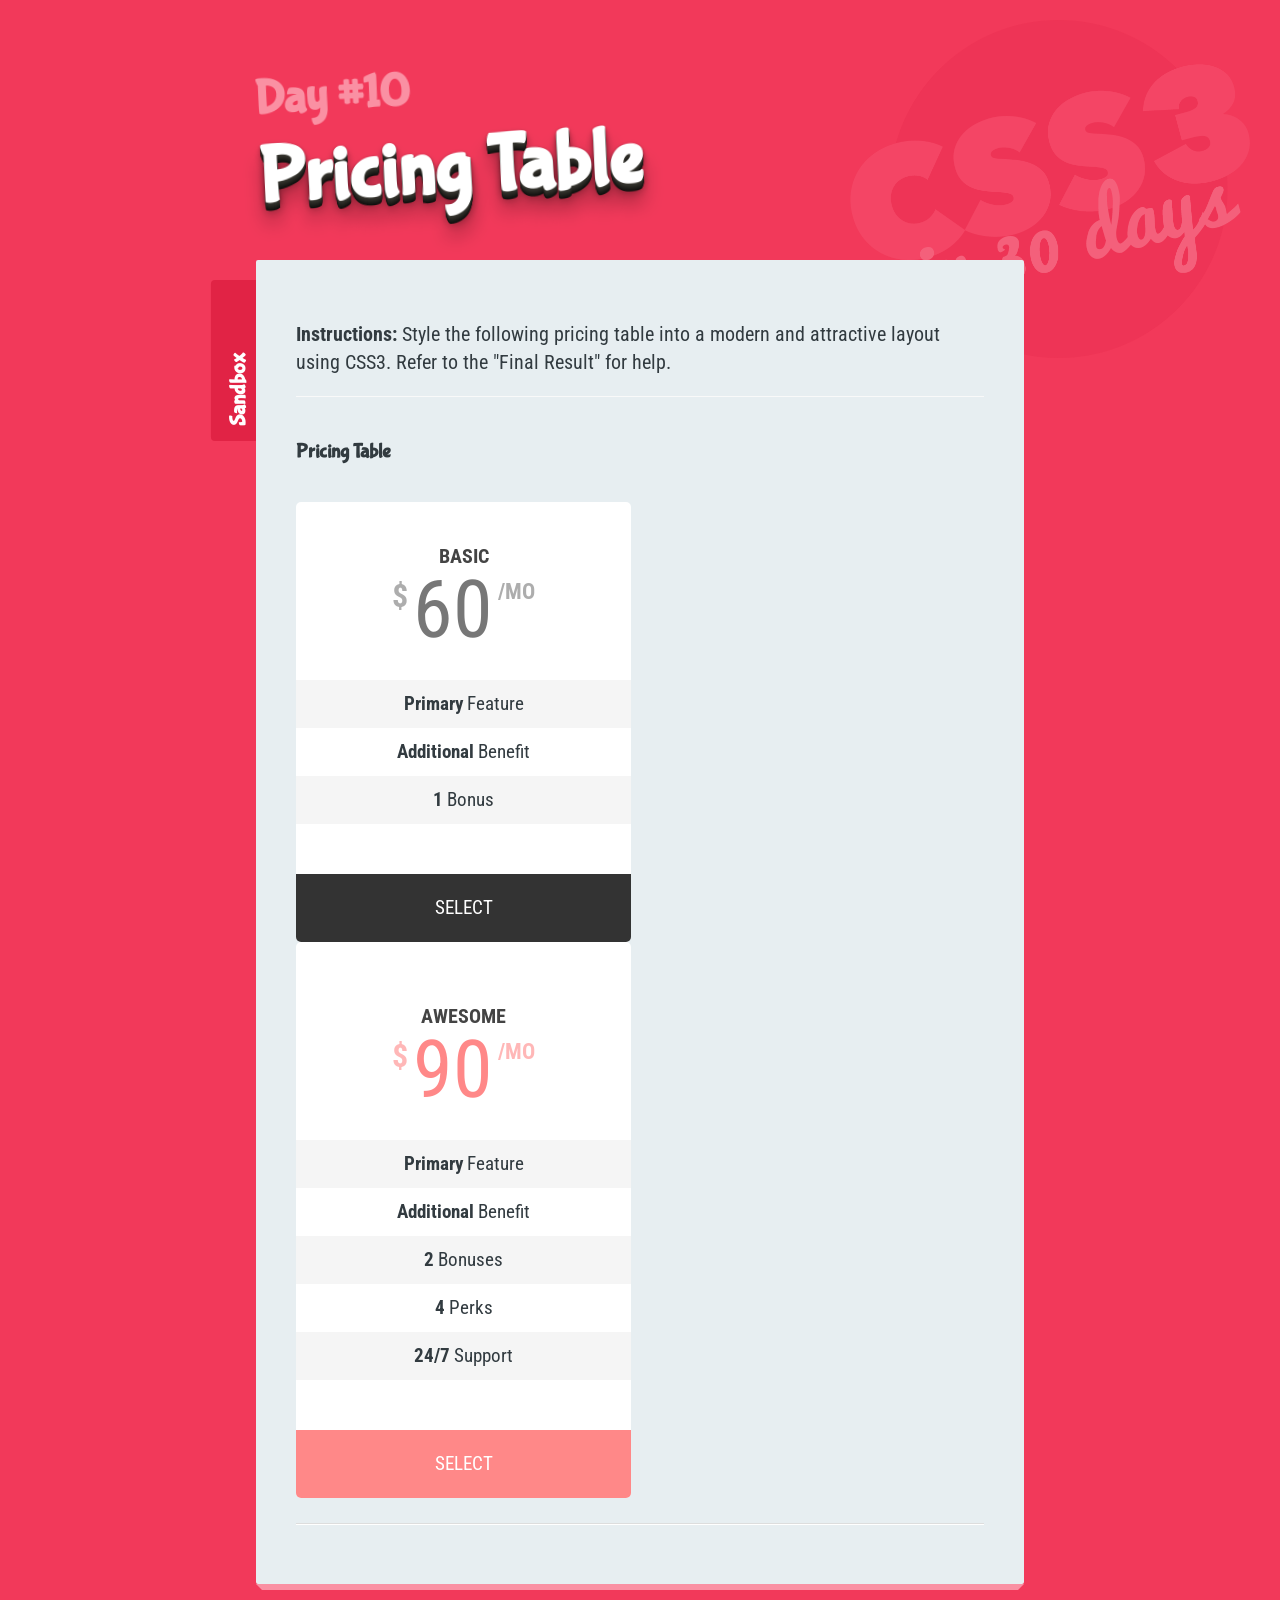
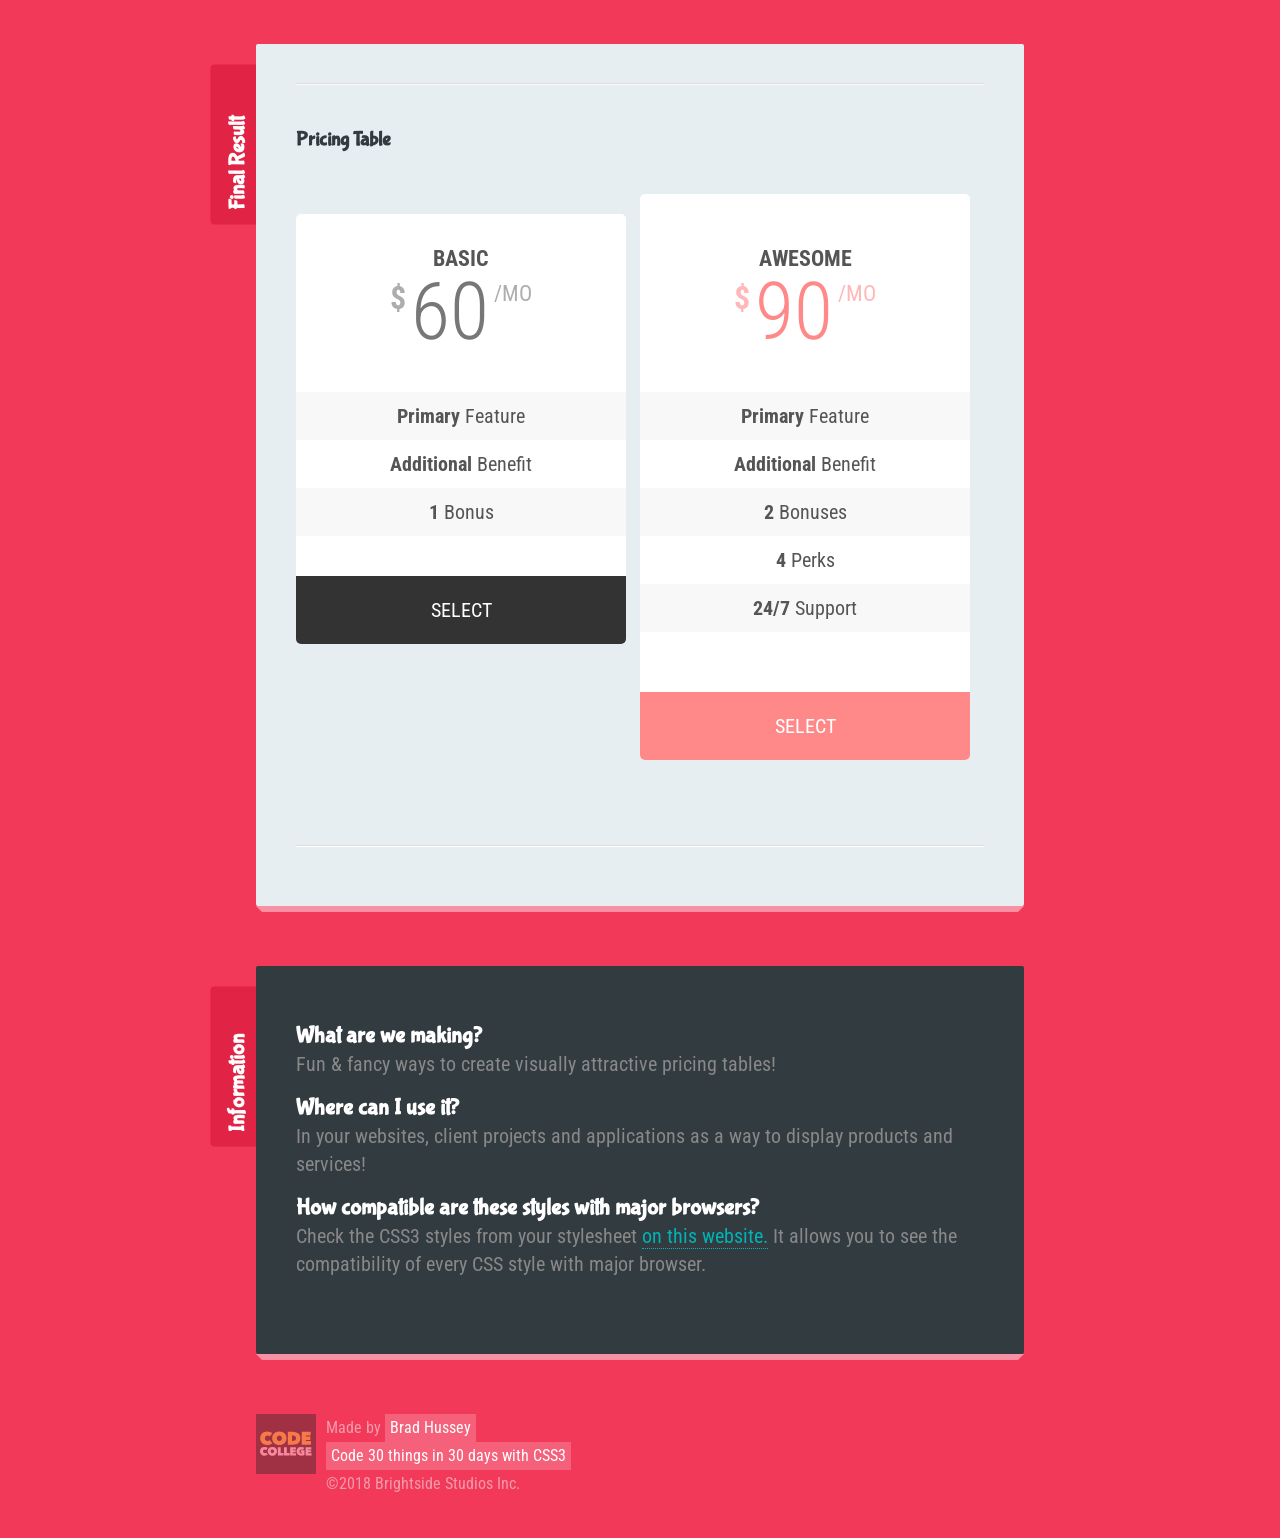
<file: 10-pricing-table/index.html>
<!--
  Message from Brad:
  Thanks for watching CSS3 in 30 Days! You're awesome.
  Want more fun design & coding courses? Check out my website.

  https://codecollege.ca
  (it's free to start)
-->

<!DOCTYPE html>
<html>
  <head>
    <meta charset="utf-8">
    <title>Pricing Table | Code 30 Things in 30 Days with CSS3</title>

    <!-- NORMALIZE CSS -->
    <link rel="stylesheet" href="../_theme-styles/normalize.css">

    <!-- PROJECT THEME CSS -->
    <link rel="stylesheet" href="../_theme-styles/theme.css">

    <!-- FINAL PROJECT CSS (use for reference) -->
    <link rel="stylesheet" href="final.css">

    <!-- SANDBOX CSS (this is your file!) -->
    <link rel="stylesheet" href="sandbox.css">

<link href="https://fonts.googleapis.com/css?family=Bubblegum+Sans|Nova+Mono|Roboto+Condensed" rel="stylesheet">
  </head>
  <body>
    <h1><small>Day #10</small> Pricing Table</h1>



    <div class="sandbox">
      <h2>Sandbox <small>This is where you play</small></h2>
      <div class="content">

        <p><strong>Instructions:</strong> Style the following pricing table into a modern and attractive layout using CSS3. Refer to the "Final Result" for help.</p>

        <section>

          <h4>Pricing Table</h4>

            <div class="pricing-table">
              <div class="pricing-block">
                <div class="pricing-header">
                  <div class="pricing-heading">Basic</div>
                  <div class="pricing-price">
                    <span class="pricing-price__currency">$</span>
                    <span class="pricing-price__value">60</span>
                    <span class="pricing-price__duration">/mo</span>
                  </div>
                </div>
                <div class="pricing-body">
                  <ul class="pricing-features">
                    <li><strong>Primary</strong> Feature</li>
                    <li><strong>Additional</strong> Benefit</li>
                    <li><strong>1</strong> Bonus</li>
                  </ul>
                </div>
                <div class="pricing-footer">
                  <a href="#" class="pricing-button">Select</a>
                </div>
              </div>
              <div class="pricing-block pricing-popular">
                <div class="pricing-header">
                 <div class="pricing-heading">Awesome</div>
                  <div class="pricing-price">
                    <span class="pricing-price__currency">$</span>
                    <span class="pricing-price__value">90</span>
                    <span class="pricing-price__duration">/mo</span>
                  </div>
                </div>
                <div class="pricing-body">
                  <ul class="pricing-features">
                    <li><strong>Primary</strong> Feature</li>
                    <li><strong>Additional</strong> Benefit</li>
                    <li><strong>2</strong> Bonuses</li>
                    <li><strong>4</strong> Perks</li>
                    <li><strong>24/7</strong> Support</li>
                  </ul>
                </div>
                <div class="pricing-footer">
                  <a href="#" class="pricing-button">Select</a>
                </div>
              </div>
             </div>

        </section>

      </div>
    </div>

    <div class="final-result">
        <h2>Final Result <small>Use this for reference!</small></h2>
        <div class="content">

          <section>

            <h4>Pricing Table</h4>

            <div class="final__pricing-table">
              <div class="final__pricing-block">
                <div class="final__pricing-header">
                  <div class="final__pricing-heading">Basic</div>
                  <div class="final__pricing-price">
                    <span class="final__pricing-price__currency">$</span>
                    <span class="final__pricing-price__value">60</span>
                    <span class="final__pricing-price__duration">/mo</span>
                  </div>
                </div>
                <div class="final__pricing-body">
                  <ul class="final__pricing-features">
                    <li><strong>Primary</strong> Feature</li>
                    <li><strong>Additional</strong> Benefit</li>
                    <li><strong>1</strong> Bonus</li>
                  </ul>
                </div>
                <div class="final__pricing-footer">
                  <a href="#" class="final__pricing-button">Select</a>
                </div>
              </div>
              <div class="final__pricing-block final__pricing-popular">
                <div class="final__pricing-header">
                 <div class="final__pricing-heading">Awesome</div>
                  <div class="final__pricing-price">
                    <span class="final__pricing-price__currency">$</span>
                    <span class="final__pricing-price__value">90</span>
                    <span class="final__pricing-price__duration">/mo</span>
                  </div>
                </div>
                <div class="final__pricing-body">
                  <ul class="final__pricing-features">
                    <li><strong>Primary</strong> Feature</li>
                    <li><strong>Additional</strong> Benefit</li>
                    <li><strong>2</strong> Bonuses</li>
                    <li><strong>4</strong> Perks</li>
                    <li><strong>24/7</strong> Support</li>
                  </ul>
                </div>
                <div class="final__pricing-footer">
                  <a href="#" class="final__pricing-button">Select</a>
                </div>
              </div>
             </div>

          </section>

        </div>
    </div>

    <div class="info">
      <h2>Information <small>About this lesson</small></h2>
      <h3>What are we making?</h3>
      <p>Fun &amp; fancy ways to create visually attractive pricing tables!</p>

      <h3>Where can I use it?</h3>
      <p>In your websites, client projects and applications as a way to display products and services!</p>

      <h3>How compatible are these styles with major browsers?</h3>
      <p>Check the CSS3 styles from your stylesheet <a href="http://caniuse.com/">on this website.</a> It allows you to see the compatibility of every CSS style with major browser.</p>
    </div>

    <footer>
      <div class="logo">
        <a href="http://codecollege.ca/" id="logo">

          <img src="../_theme-styles/img/bggray.svg" width="60px" id="logo_bg-gray">
          <img src="../_theme-styles/img/bgyellow.svg" width="60px" id="logo_bg-yellow">
          <img src="../_theme-styles/img/codecollegelogo.svg" width="60px" id="logo_codecollege">

          <!-- <img src="../_theme-styles/img/codecollegelogo.png" alt="Learn to Code at CodeCollege.ca" height="60px"> -->

        </a>
      </div>
      <div class="made-by">
        Made by <a href="http://bradhussey.ca/">Brad Hussey</a>
      </div>
      <div class="course">
        <a href="http://codecollege.ca/">Code 30 things in 30 days with CSS3</a>
      </div>
      <div class="copyright">
        &copy;2018 Brightside Studios Inc.
      </div>
    </footer>
  </body>
</html>
</file>
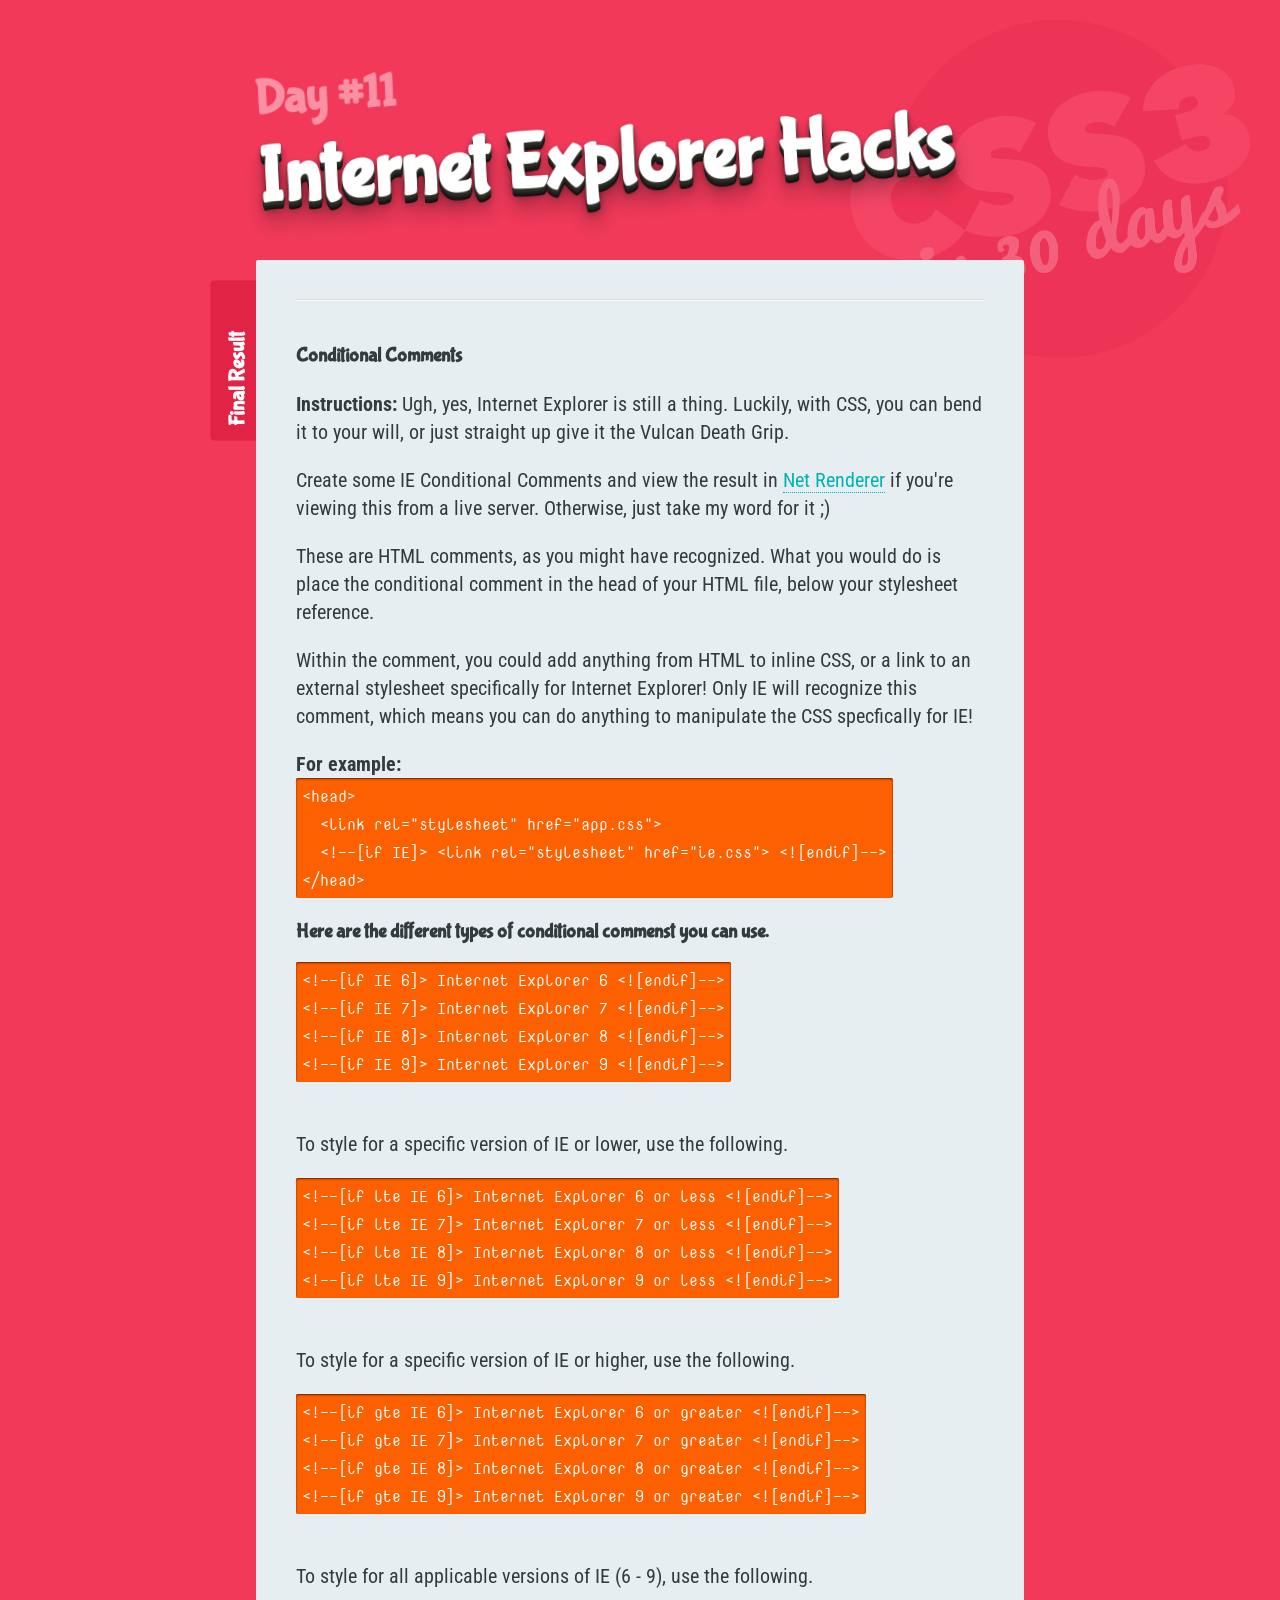
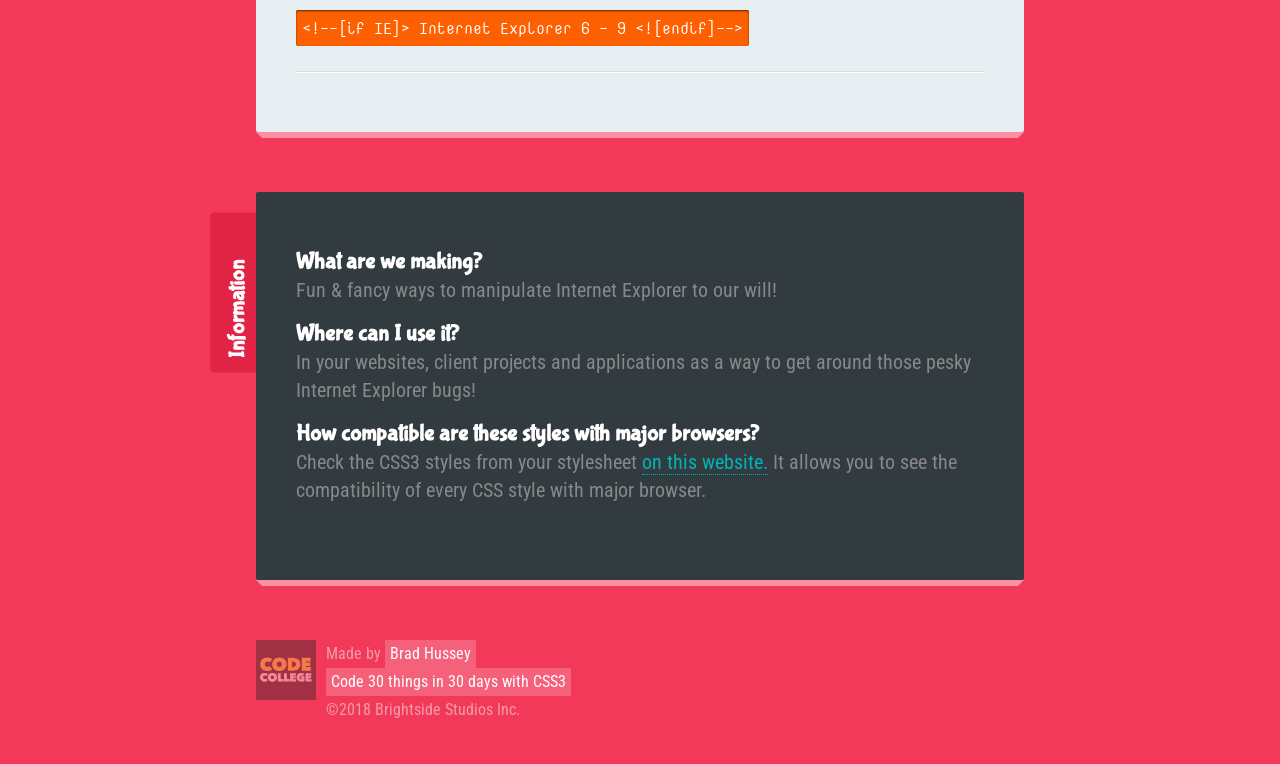
<file: 11-internet-explorer-hacks/index.html>
<!--
  Message from Brad:
  Thanks for watching CSS3 in 30 Days! You're awesome.
  Want more fun design & coding courses? Check out my website.

  https://codecollege.ca
  (it's free to start)
-->

<!DOCTYPE html>
<html>
  <head>
    <meta charset="utf-8">
    <title>Internet Explorer Hacks | Code 30 Things in 30 Days with CSS3</title>

    <!-- NORMALIZE CSS -->
    <link rel="stylesheet" href="../_theme-styles/normalize.css">

    <!-- PROJECT THEME CSS -->
    <link rel="stylesheet" href="../_theme-styles/theme.css">

    <!-- FINAL PROJECT CSS (use for reference) -->
    <link rel="stylesheet" href="final.css">

    <!-- SANDBOX CSS (this is your file!) -->
    <link rel="stylesheet" href="sandbox.css">

<link href="https://fonts.googleapis.com/css?family=Bubblegum+Sans|Nova+Mono|Roboto+Condensed" rel="stylesheet">
  </head>
  <body>
    <h1><small>Day #11</small> Internet Explorer Hacks</h1>



    <div class="final-result">
        <h2>Final Result <small>Use this for reference!</small></h2>
        <div class="content">

          <section>

            <h4>Conditional Comments</h4>

            <!--[if IE]>
              THIS is a conditional comment for IE 6 - 9. I've added a link to an IE specific stylesheet. Only IE will render the following stylesheet. Think of the possibilities!

              <link rel="stylesheet" href="ie.css">
            <![endif]-->

            <p><strong>Instructions:</strong> Ugh, yes, Internet Explorer is still a thing. Luckily, with CSS, you can bend it to your will, or just straight up give it the Vulcan Death Grip.</p>

            <p>Create some IE Conditional Comments and view the result in <a href="https://netrenderer.com/" target="_blank">Net Renderer</a> if you're viewing this from a live server. Otherwise, just take my word for it ;)</p>

            <p>These are HTML comments, as you might have recognized. What you would do is place the conditional comment in the head of your HTML file, below your stylesheet reference.</p>

            <p>Within the comment, you could add anything from HTML to inline CSS, or a link to an external stylesheet specifically for Internet Explorer! Only IE will recognize this comment, which means you can do anything to manipulate the CSS specfically for IE!</p>

            <p><strong>For example:</strong><br>

            <code>
              &lt;head&gt;<br>
              	&nbsp;&nbsp;&lt;link rel=&quot;stylesheet&quot; href=&quot;app.css&quot;&gt;<br>
              	&nbsp;&nbsp;&lt;!--[if IE]&gt; &lt;link rel=&quot;stylesheet&quot; href=&quot;ie.css&quot;&gt; &lt;![endif]--&gt;<br>
              &lt;/head&gt;
            </code>

            <h4>Here are the different types of conditional commenst you can use.</h4>

            <code>
              &lt;!--[if IE 6]&gt; Internet Explorer 6 &lt;![endif]--&gt;<br>
              &lt;!--[if IE 7]&gt; Internet Explorer 7 &lt;![endif]--&gt;<br>
              &lt;!--[if IE 8]&gt; Internet Explorer 8 &lt;![endif]--&gt;<br>
              &lt;!--[if IE 9]&gt; Internet Explorer 9 &lt;![endif]--&gt;
            </code>

            <br><br>

            <p>To style for a specific version of IE or lower, use the following.</p>
            <code>
              &lt;!--[if lte IE 6]&gt; Internet Explorer 6 or less &lt;![endif]--&gt;<br>
              &lt;!--[if lte IE 7]&gt; Internet Explorer 7 or less &lt;![endif]--&gt;<br>
              &lt;!--[if lte IE 8]&gt; Internet Explorer 8 or less &lt;![endif]--&gt;<br>
              &lt;!--[if lte IE 9]&gt; Internet Explorer 9 or less &lt;![endif]--&gt;
            </code>

            <br><br>

            <p>To style for a specific version of IE or higher, use the following.</p>
            <code>

              &lt;!--[if gte IE 6]&gt; Internet Explorer 6 or greater &lt;![endif]--&gt;<br>
              &lt;!--[if gte IE 7]&gt; Internet Explorer 7 or greater &lt;![endif]--&gt;<br>
              &lt;!--[if gte IE 8]&gt; Internet Explorer 8 or greater &lt;![endif]--&gt;<br>
              &lt;!--[if gte IE 9]&gt; Internet Explorer 9 or greater &lt;![endif]--&gt;

            </code>

            <br><br>

            <p>To style for all applicable versions of IE (6 - 9), use the following.</p>
            <code>
              &lt;!--[if IE]&gt; Internet Explorer 6 - 9 &lt;![endif]--&gt;
            </code>

          </section>

        </div>
    </div>

    <div class="info">
      <h2>Information <small>About this lesson</small></h2>
      <h3>What are we making?</h3>
      <p>Fun &amp; fancy ways to manipulate Internet Explorer to our will!</p>

      <h3>Where can I use it?</h3>
      <p>In your websites, client projects and applications as a way to get around those pesky Internet Explorer bugs!</p>

      <h3>How compatible are these styles with major browsers?</h3>
      <p>Check the CSS3 styles from your stylesheet <a href="http://caniuse.com/">on this website.</a> It allows you to see the compatibility of every CSS style with major browser.</p>
    </div>

    <footer>
      <div class="logo">
        <a href="http://codecollege.ca/" id="logo">

          <img src="../_theme-styles/img/bggray.svg" width="60px" id="logo_bg-gray">
          <img src="../_theme-styles/img/bgyellow.svg" width="60px" id="logo_bg-yellow">
          <img src="../_theme-styles/img/codecollegelogo.svg" width="60px" id="logo_codecollege">

          <!-- <img src="../_theme-styles/img/codecollegelogo.png" alt="Learn to Code at CodeCollege.ca" height="60px"> -->

        </a>
      </div>
      <div class="made-by">
        Made by <a href="http://bradhussey.ca/">Brad Hussey</a>
      </div>
      <div class="course">
        <a href="http://codecollege.ca/">Code 30 things in 30 days with CSS3</a>
      </div>
      <div class="copyright">
        &copy;2018 Brightside Studios Inc.
      </div>
    </footer>
  </body>
</html>
</file>
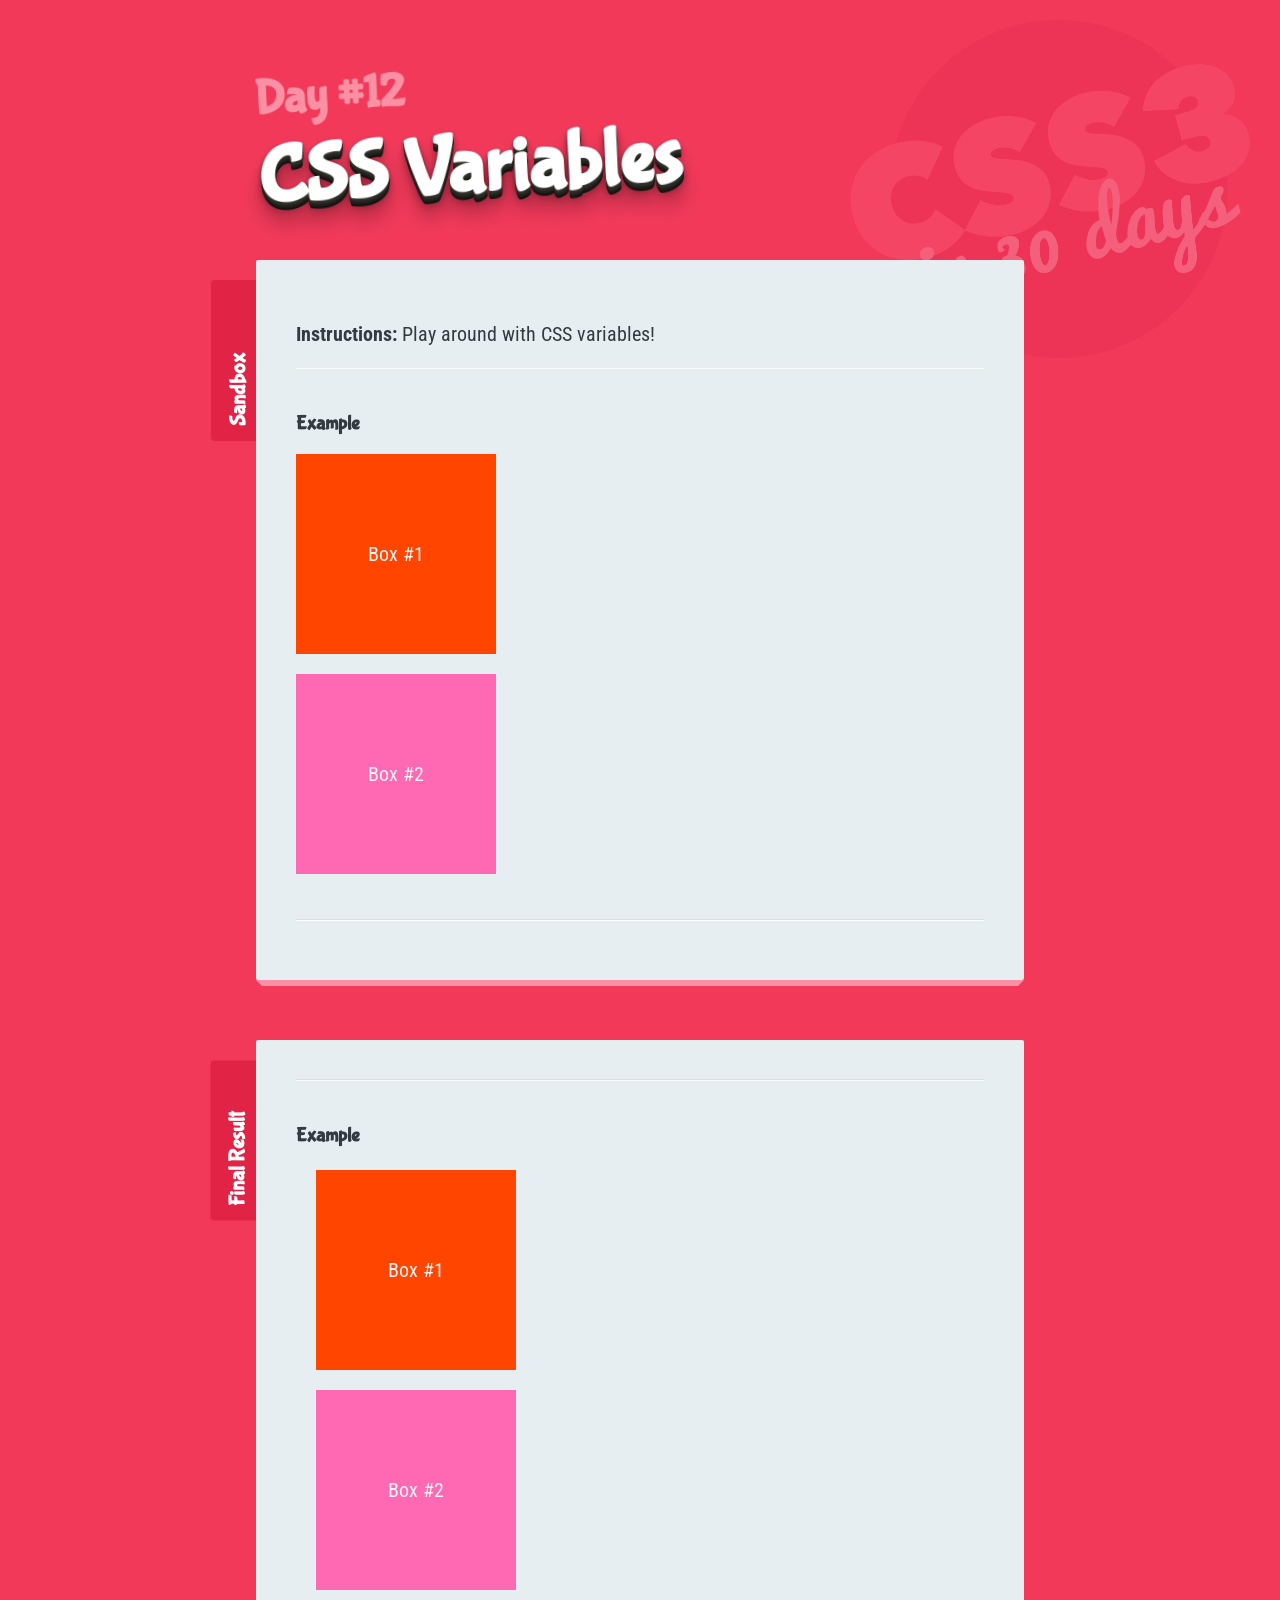
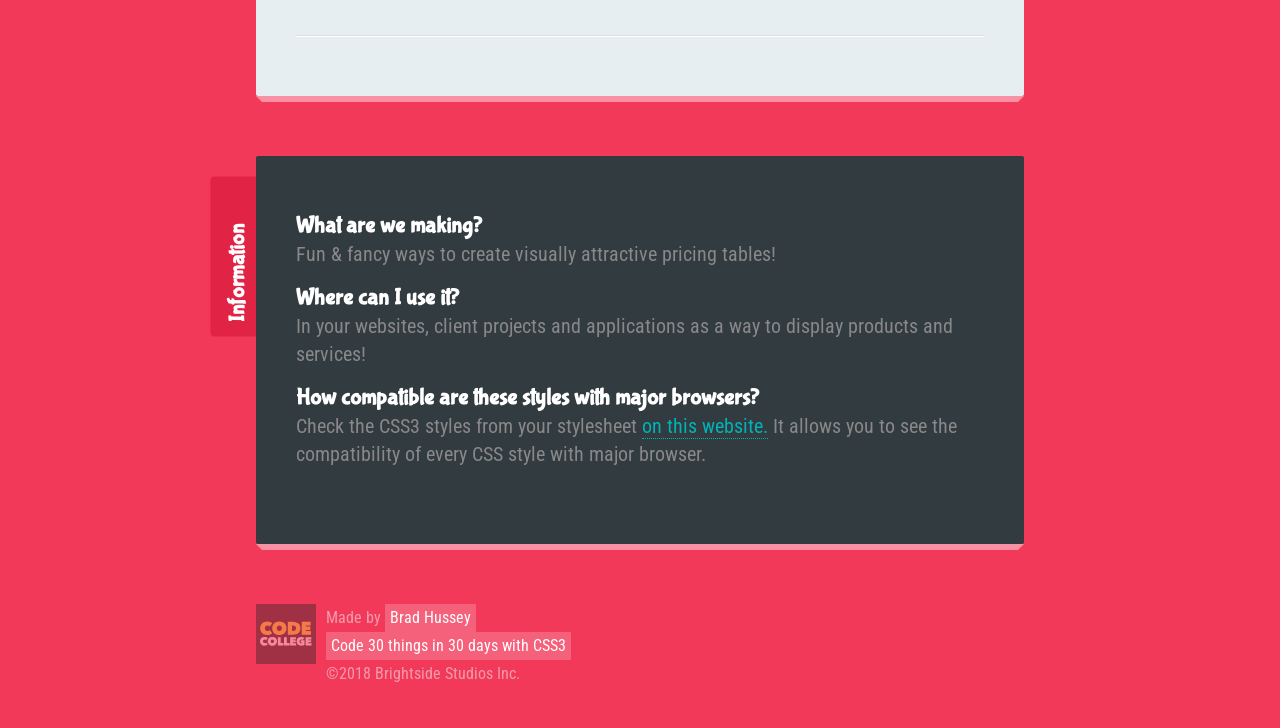
<file: 12-css-variables/index.html>
<!--
  Message from Brad:
  Thanks for watching CSS3 in 30 Days! You're awesome.
  Want more fun design & coding courses? Check out my website.

  https://codecollege.ca
  (it's free to start)
-->

<!DOCTYPE html>
<html>
  <head>
    <meta charset="utf-8">
    <title>CSS Variables | Code 30 Things in 30 Days with CSS3</title>

    <!-- NORMALIZE CSS -->
    <link rel="stylesheet" href="../_theme-styles/normalize.css">

    <!-- PROJECT THEME CSS -->
    <link rel="stylesheet" href="../_theme-styles/theme.css">

    <!-- FINAL PROJECT CSS (use for reference) -->
    <link rel="stylesheet" href="final.css">

    <!-- SANDBOX CSS (this is your file!) -->
    <link rel="stylesheet" href="sandbox.css">

<link href="https://fonts.googleapis.com/css?family=Bubblegum+Sans|Nova+Mono|Roboto+Condensed" rel="stylesheet">
  </head>
  <body>
    <h1><small>Day #12</small> CSS Variables</h1>



    <div class="sandbox">
      <h2>Sandbox <small>This is where you play</small></h2>
      <div class="content">

        <p><strong>Instructions:</strong> Play around with CSS variables!</p>

        <section>

          <h4>Example</h4>
          <div class="box">Box #1</div>
          <div class="box box2">Box #2</div>

        </section>

      </div>
    </div>

    <div class="final-result">
        <h2>Final Result <small>Use this for reference!</small></h2>
        <div class="content">

          <section>

            <h4>Example</h4>

            <div class="final__box">Box #1</div>
            <div class="final__box final__box2">Box #2</div>

          </section>

        </div>
    </div>

    <div class="info">
      <h2>Information <small>About this lesson</small></h2>
      <h3>What are we making?</h3>
      <p>Fun &amp; fancy ways to create visually attractive pricing tables!</p>

      <h3>Where can I use it?</h3>
      <p>In your websites, client projects and applications as a way to display products and services!</p>

      <h3>How compatible are these styles with major browsers?</h3>
      <p>Check the CSS3 styles from your stylesheet <a href="http://caniuse.com/">on this website.</a> It allows you to see the compatibility of every CSS style with major browser.</p>
    </div>

    <footer>
      <div class="logo">
        <a href="http://codecollege.ca/" id="logo">

          <img src="../_theme-styles/img/bggray.svg" width="60px" id="logo_bg-gray">
          <img src="../_theme-styles/img/bgyellow.svg" width="60px" id="logo_bg-yellow">
          <img src="../_theme-styles/img/codecollegelogo.svg" width="60px" id="logo_codecollege">

          <!-- <img src="../_theme-styles/img/codecollegelogo.png" alt="Learn to Code at CodeCollege.ca" height="60px"> -->

        </a>
      </div>
      <div class="made-by">
        Made by <a href="http://bradhussey.ca/">Brad Hussey</a>
      </div>
      <div class="course">
        <a href="http://codecollege.ca/">Code 30 things in 30 days with CSS3</a>
      </div>
      <div class="copyright">
        &copy;2018 Brightside Studios Inc.
      </div>
    </footer>
  </body>
</html>
</file>
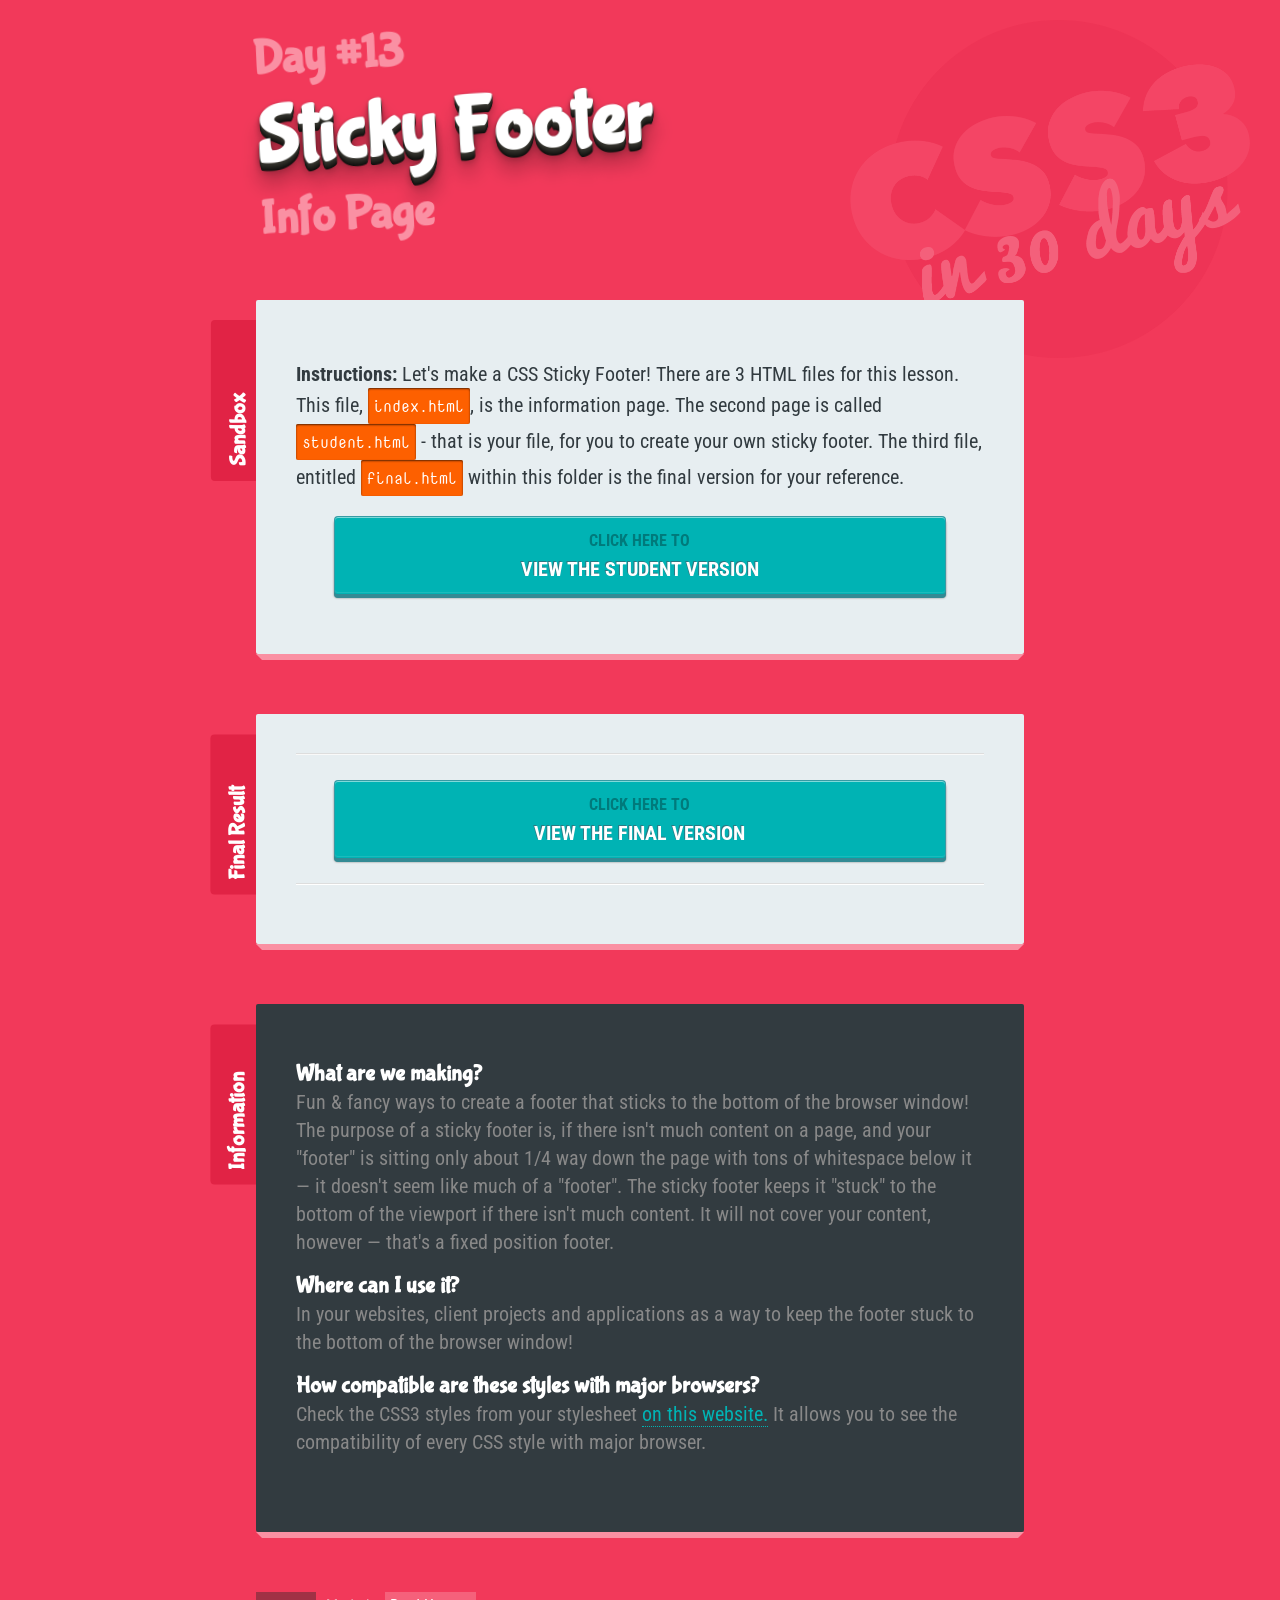
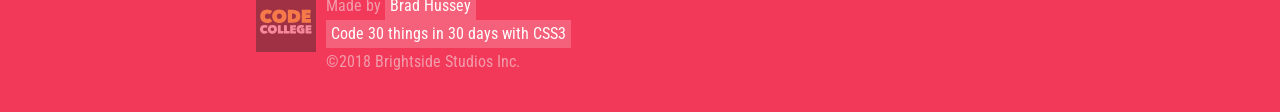
<file: 13-sticky-footer/index.html>
<!--
  Message from Brad:
  Thanks for watching CSS3 in 30 Days! You're awesome.
  Want more fun design & coding courses? Check out my website.

  https://codecollege.ca
  (it's free to start)
-->

<!DOCTYPE html>
<html>
  <head>
    <meta charset="utf-8">
    <title>Sticky Footer | Code 30 Things in 30 Days with CSS3</title>

    <!-- NORMALIZE CSS -->
    <link rel="stylesheet" href="../_theme-styles/normalize.css">

    <!-- PROJECT THEME CSS -->
    <link rel="stylesheet" href="../_theme-styles/theme.css">

    <!-- FINAL PROJECT CSS (use for reference) -->
    <link rel="stylesheet" href="final.css">

    <!-- SANDBOX CSS (this is your file!) -->
    <link rel="stylesheet" href="sandbox.css">

<link href="https://fonts.googleapis.com/css?family=Bubblegum+Sans|Nova+Mono|Roboto+Condensed" rel="stylesheet">
  </head>
  <body>
    <h1><small>Day #13</small> Sticky Footer <small>Info Page</small></h1>



    <div class="sandbox">
      <h2>Sandbox <small>This is where you play</small></h2>
      <div class="content">

        <p><strong>Instructions:</strong> Let's make a CSS Sticky Footer! There are 3 HTML files for this lesson. This file, <code>index.html</code>, is the information page. The second page is called <code>student.html</code> - that is your file, for you to create your own sticky footer. The third file, entitled <code>final.html</code> within this folder is the final version for your reference.</p>

        <a href="student.html" class="button-theme"><small>Click here to</small>View the student version</a>

      </div>
    </div>

    <div class="final-result">
        <h2>Final Result <small>Use this for reference!</small></h2>
        <div class="content">

          <section>

            <a href="final.html" class="button-theme"><small>Click here to</small>View the final version</a>

          </section>

        </div>
    </div>

    <div class="info">
      <h2>Information <small>About this lesson</small></h2>
      <h3>What are we making?</h3>
      <p>Fun &amp; fancy ways to create a footer that sticks to the bottom of the browser window! The purpose of a sticky footer is, if there isn't much content on a page, and your "footer" is sitting only about 1/4 way down the page with tons of whitespace below it &mdash; it doesn't seem like much of a "footer". The sticky footer keeps it "stuck" to the bottom of the viewport if there isn't much content. It will not cover your content, however &mdash; that's a fixed position footer.</p>

      <h3>Where can I use it?</h3>
      <p>In your websites, client projects and applications as a way to keep the footer stuck to the bottom of the browser window!</p>

      <h3>How compatible are these styles with major browsers?</h3>
      <p>Check the CSS3 styles from your stylesheet <a href="http://caniuse.com/">on this website.</a> It allows you to see the compatibility of every CSS style with major browser.</p>
    </div>

    <footer>
      <div class="logo">
        <a href="http://codecollege.ca/" id="logo">

          <img src="../_theme-styles/img/bggray.svg" width="60px" id="logo_bg-gray">
          <img src="../_theme-styles/img/bgyellow.svg" width="60px" id="logo_bg-yellow">
          <img src="../_theme-styles/img/codecollegelogo.svg" width="60px" id="logo_codecollege">

          <!-- <img src="../_theme-styles/img/codecollegelogo.png" alt="Learn to Code at CodeCollege.ca" height="60px"> -->

        </a>
      </div>
      <div class="made-by">
        Made by <a href="http://bradhussey.ca/">Brad Hussey</a>
      </div>
      <div class="course">
        <a href="http://codecollege.ca/">Code 30 things in 30 days with CSS3</a>
      </div>
      <div class="copyright">
        &copy;2018 Brightside Studios Inc.
      </div>
    </footer>

  </body>
</html>
</file>
<file: _theme-styles/theme.css>
/* ========================================
   THEME.CSS
   These are the styles for the theme of
   the lesson.

   Course:  CSS3 in 30 Days
   Author:  Brad Hussey
   Website: codecollege.ca
   ====================================== */

body {
  font-family: 'Roboto Condensed', "Helvetica Neue", Helvetica, Arial, sans-serif;

  /* DARK PINK */
  background: #f2395a;

  /*TEAL*/
  /*background: #00B3B4;*/

  font-size: 20px;
  line-height: 28px;
  color: #323b40;
  margin: 40px 0;
}

  body::before {
    position: fixed;
    content: "";
    height: 400px;
    width: 400px;
    top: 20px;
    right: 30px;
    background: url('../_theme-styles/img/CSS30_Logo.png') no-repeat;
    background-size: 100%;
    opacity: .2;
  }


h1,h2,h3,h4,h5,h6 {
  font-family: 'Bubblegum Sans', cursive;
}

  h1 {
    width: 60%;
    max-width: 960px;
    margin: 0 auto 60px;
    transform: rotate(-3deg);
    color: white;
    text-align: left;
    font-size: 5rem;
    line-height: 5rem;
    text-shadow:  0 1px 0 hsl(52,7%,20%),
                  0 2px 0 hsl(52,7%,18%),
                  0 3px 0 hsl(52,7%,16%),
                  0 4px 0 hsl(52,7%,14%),
                  0 5px 0 hsl(52,7%,12%),
                  0 6px 0 hsl(52,7%,10%),
                  0 7px 0 hsl(52,7%,8%),
                  0 8px 0 hsl(52,7%,6%),

                  0 0 5px rgba(0,0,0,.05),
                  0 1px 3px rgba(0,0,0,.2),
                  0 3px 5px rgba(0,0,0,.2),
                  0 5px 10px rgba(0,0,0,.2),
                  0 10px 10px rgba(0,0,0,.2),
                  0 20px 20px rgba(0,0,0,.3);
  }

    h1 small {
      font-size: 3rem;
      display: block;
      color: #fa90a3;
      text-shadow: none;
    }


  h2 {
    color: white;
  }

    h2 small {
      font-weight: normal;
      font-size: 1rem;
      display: block;
      color: #323b40;
    }

  h3 small {
    font-weight: normal;
    font-family: 'Roboto Condensed', "Helvetica Neue", Helvetica, Arial, sans-serif;
    color: #888;
    display: block;
  }

  h4 {
    margin: 1rem 0
  }


a:link, a:visited {
  color: #00B3B4;
  text-decoration: none;
  border-bottom: dotted 1px #00B3B4;
}
  a:hover {
    background: #00B3B4;
    color: white;
    text-decoration: none;
  }


button {
  font-size: 1rem;
}


code {
  background: #fd6000;
  color: white;
  padding: 4px 6px;
  font-family: 'Nova Mono', monospace;
  font-size: 1rem;
  border-radius: 2px;
  box-shadow: inset 0 1px 2px #5e2400;
  display: inline-block;
}


section {
  position: relative;
  border-top: solid 1px #f9f9f9;
  border-bottom: solid 1px #ddd;
  padding: 25px 0;
}

  section:first-child::before {
    position: absolute;
    content: "";
    width: 100%;
    height: 1px;
    border-top: solid 1px #ddd;
    top: -2px;
    left: 0;
  }

  section:last-child::after {
    position: absolute;
    content: "";
    width: 100%;
    border-top: solid 1px white;
    bottom: -2px;
    left: 0;
  }

  section footer {
    margin: inherit;
    width: inherit;
    color: inherit;
    font-size: inherit;
  }

  section header,
  section article,
  section nav,
  section aside,
  section footer,
  section .logo,
  section .articles {
    background: rgba(140, 204, 231, 0.2);
    border: solid 1px rgba(140, 204, 231, 0.3);
    padding: 2%;
    margin: 0 0 2%;
    font-size: 1rem;
    box-sizing: border-box;
  }

  section ul {
    list-style: none;
    margin: 0;
    padding: 0;
  }

    section ul li {
      display: inline-block;
      margin: 0 2% 0 0;
    }


.course-files {
  text-align: center;
}


a.button-theme {
  color: white;
  font-weight: bold;
  text-transform: uppercase;
}


.button-theme {
  position: relative;
	display: inline-block;
	padding: 10px 30px;
	text-align: center;
	color: white;

	text-shadow:-1px -1px 0 #2C7982;
	background: #00B3B4;
	border:1px solid #379AA4;

	-webkit-border-radius:4px;
	-moz-border-radius:4px;
	border-radius:4px;

	-webkit-box-shadow:0 1px 0 rgba(255, 255, 255, .5) inset, 0 -1px 0 rgba(255, 255, 255, .1) inset, 0 4px 0 #338A94, 0 4px 2px rgba(0, 0, 0, .5);
	-moz-box-shadow:0 1px 0 rgba(255, 255, 255, .5) inset, 0 -1px 0 rgba(255, 255, 255, .1) inset, 0 4px 0 #338A94, 0 4px 2px rgba(0, 0, 0, .5);
	box-shadow:0 1px 0 rgba(255, 255, 255, .5) inset, 0 -1px 0 rgba(255, 255, 255, .1) inset, 0 4px 0 #338A94, 0 4px 2px rgba(0, 0, 0, .5);
}

  .button-theme::before {
  	background:#fa90a3;
  	background-image: -webkit-gradient(linear, 0% 0%, 0% 100%, from(#ef758b), to(#fa90a3));

  	-webkit-border-radius: 4px;
  	-moz-border-radius: 4px;
  	border-radius: 4px;

  	-webkit-box-shadow: 0 1px 2px rgba(0, 0, 0, .3) inset, 0 1px 0 rgba(255, 255, 255, .5);
  	-moz-box-shadow: 0 1px 2px rgba(0, 0, 0, .3) inset, 0 1px 0 rgba(255, 255, 255, .5);
  	box-shadow: 0 1px 2px rgba(0, 0, 0, .3) inset, 0 1px 0 rgba(255, 255, 255, .5);

  	position: absolute;
  	content: "";
  	left: -15px;
    right: -15px;
  	top: -14px;
    bottom: -17px;
  	z-index: -1;
  }

  .button-theme:active {
    -webkit-box-shadow:0 1px 0 rgba(255, 255, 255, .5) inset, 0 -1px 0 rgba(255, 255, 255, .1) inset, 0 2px 0 #338A94, 0 2px 2px rgba(0, 0, 0, .5);
  	-moz-box-shadow:0 1px 0 rgba(255, 255, 255, .5) inset, 0 -1px 0 rgba(255, 255, 255, .1) inset, 0 2px 0 #338A94, 0 2px 2px rgba(0, 0, 0, .5);
  	box-shadow:0 1px 0 rgba(255, 255, 255, .5) inset, 0 -1px 0 rgba(255, 255, 255, .1) inset, 0 2px 0 #338A94, 0 2px 2px rgba(0, 0, 0, .5);
  	top: 4px;
  }

  .button-theme:active::before{
  	top: -18px;
  	bottom: -13px;
  }

  .button-theme:hover {
  	background: #0bbfc0;
  }

  .button-theme small {
    display: block;
    color: #007a7b;
    text-shadow: none;
  }


.sandbox,
.final-result,
.info {
  position: relative;
  background: #e7eef1;
  width: 60%;
  max-width: 960px;
  margin: 60px auto;
  padding: 40px 40px 60px;
  box-sizing: border-box;
  border-radius: 2px;
  box-shadow: 0 12px 0 -6px #fa90a3;
}

  .sandbox::before,
  .final-result::before,
  .info::before {
    position: absolute;
    display: block;
    content: "";
    border: solid 6px transparent;
    border-right: solid 6px #fa90a3;
    border-top-width: 0px;
    background: none;
    bottom: -6px;
    left: -6px;
  }

  .sandbox::after,
  .final-result::after,
  .info::after {
    position: absolute;
    display: block;
    content: "";
    border: solid 6px transparent;
    border-top: solid 6px #fa90a3;
    border-bottom-width: 0px;
    background: none;
    right: 0;
    bottom: -6px;
  }


  .sandbox h2,
  .final-result h2,
  .info h2 {
    font-size: 1.4rem;
    display: inline-block;
    transform: rotate(-90deg);
    transition: all ease-in-out .1s;
    position: absolute;
    top: 60px;
    left: -85px;
    background: #e12345;
    margin: 0;
    line-height: 1.6rem;
    padding: 15px;
    z-index: -2;
    border-radius: 4px;
    min-width: 130px;
  }

  .sandbox:hover h2,
  .final-result:hover h2,
  .info:hover h2 {
    left: -110px;
  }

  .sandbox .button-theme,
  .final-result .button-theme {
    display: block;
    width: 80%;
    margin: 0 auto;
  }


.info {
  background: #323b40;
  color: white;
}

  .info h3 {
    margin: 1rem 0 0;
  }
  .info p {
    margin: 0 0 1rem;
    color: #888;
  }


.sticky-footer-lesson footer {
  position: relative;
  background: #e7eef1;
  padding: 40px 40px 60px;
  box-sizing: border-box;
  border-radius: 2px;
  color: #333;
}

  .sticky-footer-lesson footer a:link {
    color: #e12345;
  }

footer {
  width: 60%;
  max-width: 960px;
  margin: 0 auto;
  font-size: 1rem;
  color: #f29baa;
}

  footer a:link,
  footer a:visited {
    position: relative;
    display: inline-block;
    background: rgba(255,255,255, 0.2);
    padding: 0 5px;
    border: none;
    text-decoration: none;
    color: white;
  }
    footer a:hover {
      background: rgba(255,255,255, 0.4);
      box-shadow: -3px 3px 0 #eb2447;
      transform: rotate(-1deg);
    }

  footer .made-by, footer .course, footer .copyright {
    padding-left: 70px;
    transition: all ease 1000ms;
  }

  footer #logo {
    position: relative;
    z-index: 9;
    opacity: .4;
    float: left;
    margin-right: 15px;
    padding: 0;
    background: none;
    flex-direction: row;
    box-shadow: none;
    transition: all ease 1000ms;
  }

    footer #logo img {
      position: absolute;
      transform-style: preserve-3d;
      transition: all ease 1000ms;
    }

    footer:hover #logo_codecollege {
      width: 100px;
    }

    footer:hover #logo_bg-yellow {
      width: 80px;
      transform: translateX(-10px) translateY(10px) translateZ(-10px);
    }

    footer:hover #logo_bg-gray {
      transform: translateX(-20px) translateY(20px) translateZ(-20px);
    }

    footer:hover #logo {
      opacity: 1;
      transform: perspective(400px) rotateX(40deg) rotateY(20deg) rotateZ(-25deg) translateX(0) translateY(0px) translateZ(0);
    }

    footer:hover .made-by, footer:hover .course, footer:hover .copyright {
      padding-left: 140px;
    }
</file>
<file: 01-fancy-buttons/final.css>
/* ==========================================
   FINAL.CSS
   These are the final styles for the project.

   Course:  CSS3 in 30 Days
   Author:  Brad Hussey
   Website: codecollege.ca
   ========================================== */

button {
  position: relative;
  cursor: pointer;
  font-weight: bold;
  margin: 0 15px 0 0;
}

button, input, label{
  font-family: Roboto
}


/* =====================
   FACEBOOK STYLE BUTTON
   ===================== */

.final__facebook-style-btn {
  border-radius: 2px;
  cursor: pointer;
  font-size: 0.9rem;
  padding: 6px 12px;
}

.final__facebook-style-dark {
  -moz-box-shadow:    inset 0px 1px 0px 0px #4d73bf;
  -webkit-box-shadow: inset 0px 1px 0px 0px #4d73bf;
  box-shadow:         inset 0px 1px 0px 0px #4d73bf;
  background: #4267b2;
  border: 1px solid #4267b2;
  color: #fff;
  text-shadow: 0 1px 0px #3359a5;
}

  .final__facebook-style-dark:hover {
    background: #2b54a7;
  }

  .final__facebook-style-dark:active {
    background: #1d4698;
    border-color: #1d4698;
  }


.final__facebook-style-light {
  background: #f6f7f9;
  border: 1px solid #ced0d4;
  border-radius: 2px;
  color: #4b4f56;
  cursor: pointer;
  font-size: 0.9rem;
  padding: 6px 12px;
}

  .final__facebook-style-light:hover {
    background: #e9ebee;
  }

  .final__facebook-style-light:active {
    background: #d8dade;
    border-color: #d8dade;
  }


/* =====================
   3D BUTTON 1
   ===================== */

.final__btn-3d-1 {
  position: relative;
  background: orangered;
  border: none;
  color: white;
  padding: 15px 24px;
  font-size: 1.4rem;
  box-shadow: -6px 6px 0 hsl(16, 100%, 30%);
  outline: none;
}

  .final__btn-3d-1:hover {
    background: hsl(16, 100%, 45%);
  }

  .final__btn-3d-1:active {
    background: hsl(16, 100%, 40%);
    top: 3px;
    left: -3px;
    box-shadow: -3px 3px 0 hsl(16, 100%, 30%);
  }

  .final__btn-3d-1::before {
    position: absolute;
    display: block;
    content: "";
    height: 0;
    width: 0;
    /* border width needs to be size of the element's box shadow */
    border: solid 6px transparent;

    /* border width needs to be size of the element's box shadow */
    border-right: solid 6px hsl(16, 100%, 30%);

    /* no width for left, makes measurements easier */
    border-left-width: 0px;

    background: none;
    top: 0px;

    /* needs to be the same size as border width */
    left: -6px;
  }

  .final__btn-3d-1::after {
    position: absolute;
    display: block;
    content: "";
    height: 0;
    width: 0;
    border: solid 6px transparent;
    border-top: solid 6px hsl(16, 100%, 30%);
    border-bottom-width: 0px;
    background: none;
    right: 0;
    bottom: -6px;
  }

    .final__btn-3d-1:active::before {
      border: solid 3px transparent;
      border-right: solid 3px hsl(16, 100%, 30%);
      border-left-width: 0px;
      left: -3px;
    }

    .final__btn-3d-1:active::after {
      border: solid 3px transparent;
      border-top: solid 3px hsl(16, 100%, 30%);
      border-bottom-width: 0px;
      bottom: -3px;
    }


/* =====================
   3D BUTTON 2
   ===================== */

.final__btn-3d-2 {
  position: relative;

  background: #ecd300; /* For browsers that do not support gradients */
  background: -webkit-radial-gradient(hsl(54, 100%, 50%), hsl(54, 100%, 40%)); /* Safari 5.1 to 6.0 */
  background: -o-radial-gradient(hsl(54, 100%, 50%), hsl(54, 100%, 40%)); /* For Opera 11.6 to 12.0 */
  background: -moz-radial-gradient(hsl(54, 100%, 50%), hsl(54, 100%, 40%)); /* For Firefox 3.6 to 15 */
  background: radial-gradient(hsl(54, 100%, 50%), hsl(54, 100%, 40%)); /* Standard syntax */

  font-size: 1.4rem;
  text-shadow: 0 -1px 0 #c3af07;
  color: white;
  border: solid 1px hsl(54, 100%, 20%);
  border-radius: 100%;
  height: 120px;
  width: 120px;
  z-index: 4;

  outline: none;

  box-shadow: inset 0 1px 0 hsl(54, 100%, 50%),
              0 2px 0 hsl(54, 100%, 20%),
              0 3px 0 hsl(54, 100%, 18%),
              0 4px 0 hsl(54, 100%, 16%),
              0 5px 0 hsl(54, 100%, 14%),
              0 6px 0 hsl(54, 100%, 12%),
              0 7px 0 hsl(54, 100%, 10%),
              0 8px 0 hsl(54, 100%, 8%),
              0 9px 0 hsl(54, 100%, 6%);
}

  .final__btn-3d-2:hover {
    background: #ecd300; /* For browsers that do not support gradients */
    background: -webkit-radial-gradient(hsl(54, 100%, 45%), hsl(54, 100%, 35%)); /* Safari 5.1 to 6.0 */
    background: -o-radial-gradient(hsl(54, 100%, 45%), hsl(54, 100%, 35%)); /* For Opera 11.6 to 12.0 */
    background: -moz-radial-gradient(hsl(54, 100%, 45%), hsl(54, 100%, 35%)); /* For Firefox 3.6 to 15 */
    background: radial-gradient(hsl(54, 100%, 45%), hsl(54, 100%, 35%)); /* Standard syntax */
  }

  .final__btn-3d-2:active {
    background: #ecd300; /* For browsers that do not support gradients */
    background: -webkit-radial-gradient(hsl(54, 100%, 43%), hsl(54, 100%, 33%)); /* Safari 5.1 to 6.0 */
    background: -o-radial-gradient(hsl(54, 100%, 43%), hsl(54, 100%, 33%)); /* For Opera 11.6 to 12.0 */
    background: -moz-radial-gradient(hsl(54, 100%, 43%), hsl(54, 100%, 33%)); /* For Firefox 3.6 to 15 */
    background: radial-gradient(hsl(54, 100%, 43%), hsl(54, 100%, 33%)); /* Standard syntax */

    top: 2px;

    box-shadow: inset 0 1px 0 hsl(54, 100%, 50%),
                0 2px 0 hsl(54, 100%, 20%),
                0 3px 0 hsl(54, 100%, 18%),
                0 4px 0 hsl(54, 100%, 16%),
                0 5px 0 hsl(54, 100%, 14%),
                0 6px 0 hsl(54, 100%, 12%),
                0 7px 0 hsl(54, 100%, 10%);
  }


/* =========================
   GRADIENT BORDERED BUTTONS
   ========================= */

   .final__gradient-button-1 {
     position: relative;
     z-index: 1;
     display: inline-block;
     padding: 20px 40px;
     font-size: 1.4rem;
     box-sizing: border-box;
     -webkit-box-sizing: border-box;
     background-color: #e7eef1;
     border: 10px solid transparent;
     border-image: linear-gradient(to top right, orangered, yellow);
     border-image-slice: 1;
     color: orangered;
     outline: none;
     -webkit-transition: all 0.3s ease;
     transition: all 0.3s ease;
   }
   .final__gradient-button-1:hover {
     background-size: 100%;
     background-image: linear-gradient(to top right, orangered, yellow);
     color: white;
   }


   .final__gradient-button-2 {
     position: relative;
     z-index: 1;
     display: inline-block;
     padding: 20px 40px;
     font-size: 1.4rem;
     box-sizing: border-box;
     -webkit-box-sizing: border-box;
     background-color: #e7eef1;
     border: 4px solid transparent;
     border-image: linear-gradient(to right, orangered, transparent);
     border-image-slice: 1;
     color: orangered;
     outline: none;
     -webkit-transition: all 0.3s ease;
     transition: all 0.3s ease;
   }
   .final__gradient-button-2:hover {
     background-size: 100%;
     background-image: linear-gradient(to right, orangered, transparent);
     border-right-style: none;
     color: white;
   }



/* =========================
   ANIMATED BUTTONS
   ========================= */

   .final__animated-button-1 {
     position: relative;
     display: inline-block;
     padding: 20px 40px;
     font-size: 1.4rem;
     background-color: #00b3b4;

     background-image: url(pattern.png);
     background-size: 40px 40px;
     border: 1px solid #555;
     color: white;
     transition: all 0.3s ease;
   }
   .final__animated-button-1:hover {
     -webkit-animation: loading-button-animation 2s linear infinite;
             animation: loading-button-animation 2s linear infinite;
   }


   .final__animated-button-2 {
     position: relative;
     display: inline-block;
     padding: 20px 40px;
     font-size: 1.4rem;
     background-color: #00b3b4;
     background-size: 20px 20px;
     border: 1px solid #555;
     color: white;
     transition: all 0.3s ease;
   }
   .final__animated-button-2:after {
     position: absolute;
     top: 50%;
     right: 0.6em;
     -webkit-transform: translate(0, -50%);
             transform: translate(0, -50%);
     content: "»";
     opacity: 0;
     transition: all 0.3s ease;
   }
   .final__animated-button-2:hover {
     padding: 20px 60px 20px 20px;
   }
   .final__animated-button-2:hover:after {
     right: 1.2em;
     opacity: 1;
   }

   @-webkit-keyframes loading-button-animation {
     from {
       background-position: 0 0;
     }
     to {
       background-position: 40px 0;
     }
   }

   @keyframes loading-button-animation {
     from {
       background-position: 0 0;
     }
     to {
       background-position: 40px 0;
     }
   }



/* =========================
   TOGGLE SWITCH UI BUTTONS
   ========================= */

   .final__toggle-1 {
     font-family: Helvetica, Arial, sans-serif;
     display: inline-block;
     vertical-align: top;
     margin: 0 15px 0 0;
   }
   .final__toggle-1__input {
     display: none;
   }
   .final__toggle-1__button {
     position: relative;
     display: inline-block;
     font-size: 14px;
     line-height: 20px;
     text-transform: uppercase;
     background-color: #f2395a;
     border:1px solid #f2395a;
     color: #ffffff;
     width: 80px;
     height: 30px;
     transition: all 0.3s ease;
     cursor: pointer;
   }
   .final__toggle-1__button:before {
     position: absolute;
     top: 6px;
     left: 40px;
     right: auto;
     display: inline-block;
     height: 20px;
     padding: 0 3px;
     background-color: #ffffff;
     color: #f2395a;
     content: "off";
     transition: all 0.3s ease;
   }
   .final__toggle-1__input:checked + .final__toggle-1__button {
     background-color: #00b3b4;
     border:1px solid #00b3b4;
   }
   .final__toggle-1__input:checked + .final__toggle-1__button:before {
     left: 5px;
     content: "on";
     color: #00b3b4;
   }


   .final__toggle-2 {
     font-family: Helvetica, Arial, sans-serif;
     font-size: 1rem;
     display: inline-block;
     vertical-align: top;
     margin: 0 15px 0 0;
   }
   .final__toggle-2__input {
     display: none;
   }
   .final__toggle-2__button {
     position: relative;
     display: inline-block;
     line-height: 20px;
     text-transform: uppercase;
     background-color: #ffffff;
     color: #aaaaaa;
     border: 1px solid #cccccc;
     padding: 5px 10px 5px 30px;
     transition: all 0.3s ease;
     cursor: pointer;
   }
   .final__toggle-2__button:before {
     position: absolute;
     top: 10px;
     left: 10px;
     right: auto;
     display: inline-block;
     width: 10px;
     height: 10px;
     background-color: #cccccc;
     content: "";
     transition: all 0.3s ease;
   }
   .final__toggle-2__input:checked + .final__toggle-2__button {
     background-color: #00b3b4;
     border-color: #00b3b4;
     color: #ffffff;
   }
   .final__toggle-2__input:checked + .final__toggle-2__button:before {
     background-color: #ffffff;
   }
</file>
<file: 01-fancy-buttons/sandbox.css>
/* ========================================

    CODE YOUR STYLES BELOW!

   ====================================== */

.facebook-style-btn {
    border-radius: 2px;
    font-size: 0.9rem;
    padding: 6px 12px;
}

.facebook-style-dark{
    box-shadow: inset 0 1px 0 0 #4d73bf;
    background: #4267b2;
    border: solid 1px #4267b2;
    color: white;
    text-shadow: 0 1px 0 #3359a5;
}

  .facebook-style-dark:hover {
    background: #2b54a7;
  }

  .facebook-style-dark:active {
    background: #1d4698;
    border-color: #1d4698;
  }

.facebook-style-light {
  background: #f6f7f9;
  border: 1px solid #ced0d4;
  border-radius: 2px;
  color: #4b4f56;
  cursor: pointer;
  font-size: 0.9rem;
  padding: 6px 12px;
}

  .facebook-style-light:hover {
    background: #e9ebee;
  }

  .facebook-style-light:active {
    background: #d8dade;
    border-color: #d8dade;
  }


.btn-3d-1{
  position: relative;
  background: orangered;
  border: none;
  color: white;
  padding: 15px 24px;
  font-size: 1.4rem;
  box-shadow: -6px 6px 0 hsl(16, 100%, 30%);
  outline: none;
}
  .btn-3d-1:hover{
    background: hsl(16, 100%, 45%);
  }
  
  .btn-3d-1:active{
    background: hsl(16, 100%, 40%);
    top: 3px;
    left: -3px;
    box-shadow: -3px 3px 0 hsl(16, 100%, 30%);
  }

  .btn-3d-1::before{
    position: absolute;
    display: block;
    content: '';
    height: 0;
    width: 0;

    border: solid 6px transparent;
    border-right: solid 6px hsl(16, 100%, 30%);
    border-left-width: 0;
    top: 0;
    left: -6px;
  }

  .btn-3d-1::after{
    position: absolute;
    display: block;
    content: '';
    height: 0;
    width: 0;

    border: solid 6px transparent;
    border-top: solid 6px hsl(16, 100%, 30%);
    border-bottom-width: 0;
    bottom: -6px;
    right: 0px;
  }

  .btn-3d-1:active::before{
    border: solid 3px transparent;
    border-right: solid 3px hsl(16, 100%, 30%);
    top: 0px;
    left: -6px;
  }

  .btn-3d-1:active::after{
    border: solid 3px transparent;
    border-top: solid 3px hsl(16, 100%, 30%);
    bottom: -6px;
    right: 0px;
  }

.btn-3d-2{
  position: relative;
  background: #ecd300;
  background: radial-gradient(hsl(54, 100%, 50%), hsl(54, 100%, 40%));

  font-size: 1.4rem;
  text-shadow: 0 -1px 0 #c3af07;
  color: white;
  border: solid 1px hsl(54, 100%, 20%);
  border-radius: 100%;
  height: 120px;
  width: 120px;
  outline: none;

  box-shadow: inset 0 1px 0 hsl(54,100%,50%),
                    0 2px 0 hsl(54,100%,20%),
                    0 3px 0 hsl(54,100%,18%),
                    0 4px 0 hsl(54,100%,16%),
                    0 5px 0 hsl(54,100%,14%),
                    0 6px 0 hsl(54,100%,12%),
                    0 7px 0 hsl(54,100%,10%),
                    0 8px 0 hsl(54,100%,8%),
                    0 9px 0 hsl(54,100%,6%);
}

  .btn-3d-2:hover{
    background: radial-gradient(hsl(54, 100%, 45%), hsl(54, 100%, 35%));
  }

  .btn-3d-2:active{
    background: radial-gradient(hsl(54, 100%, 43%), hsl(54, 100%, 33%));

    top: 2px;

    box-shadow: inset 0 1px 0 hsl(54,100%,50%),
    0 2px 0 hsl(54,100%,20%),
    0 3px 0 hsl(54,100%,18%),
    0 4px 0 hsl(54,100%,16%),
    0 5px 0 hsl(54,100%,14%),
    0 6px 0 hsl(54,100%,8%),
    0 7px 0 hsl(54,100%,6%);
  }

.gradient-button-1 {
  position: relative;
  z-index: 1;
  display: inline-block;
  padding: 20px 40px;
  font-size: 1.4rem;
  box-sizing: border-box;
  background-color: #e7eef1;
  border: 10px solid transparent;
  border-image: linear-gradient(to top right, orangered, yellow);
  border-image-slice: 1;
  color: orangered;
  outline: none;
}
.gradient-button-1:hover {
  background-size: 100%;
  background-image: linear-gradient(to top right, orangered, yellow);
  color: white;
}

.gradient-button-1:active {
  border-image: linear-gradient(to top right, yellow, orangered);
  border-image-slice: 1;
  background-image: linear-gradient(to top right, yellow, orangered);
}

.gradient-button-2 {
  position: relative;
  z-index: 1;
  display: inline-block;
  padding: 20px 40px;
  font-size: 1.4rem;
  box-sizing: border-box;
  background-color: #e7eef1;
  border: 4px solid transparent;
  border-image: linear-gradient(to right, orangered, transparent);
  border-image-slice: 1;
  color: orangered;
  outline: none;
  transition: all 0.3s ease;
}
.gradient-button-2:hover {
  background-size: 100%;
  background-image: linear-gradient(to right, orangered, transparent);
  border-right-style: none;
  color: white;
}

.animated-button-1 {
  position: relative;
  display: inline-block;
  padding: 20px 40px;
  font-size: 1.4rem;
  background-color: #00b3b4;

  background-image: url(pattern.png);
  border: 1px solid #555;
  color: white;
  transition: all 0.3s ease;
}

  .animated-button-1:hover {
    animation: loading-button-animation 2s linear infinite;
  }

  @keyframes loading-button-animation {
    from {
      background-position: 0 0;
    }
    to {
      background-position: 40px 0;
    }
  }

.animated-button-2 {
  position: relative;
  display: inline-block;
  padding: 20px 40px;
  font-size: 1.4rem;
  background-color: #00b3b4;
  border: 1px solid #555;
  color: white;
  transition: all 0.3s ease;
}
  .animated-button-2::after {
    position: absolute;
    top: 30%;
    right: 0.6rem;
    content: "»";
    opacity: 0;
    transition: all 0.3s ease;
  }
  
  .animated-button-2:hover{
    padding: 20px 50px 20px 30px;
  }
  .animated-button-2:hover::after {
    opacity: 1;
    right: 20px
  }

.toggle-1 {
  font-family: Helvetica, Arial, sans-serif;
  display: inline-block;
  vertical-align: top;
  margin: 0 15px 0 0;
}
.toggle-1__input {
  display: none;
}
.toggle-1__button {
  position: relative;
  display: inline-block;
  font-size: 14px;
  line-height: 20px;
  text-transform: uppercase;
  background-color: #b3495c;
  border:1px solid #b3495c;
  color: #ffffff;
  width: 80px;
  height: 30px;
  transition: all 0.3s ease;
  cursor: pointer;
  border-radius: 5px;
}
  .toggle-1__button:before {
    border-radius: 3px;
    position: absolute;
    top: 5px;
    left: 40px;
    right: auto;
    display: inline-block;
    height: 20px;
    padding: 0 3px;
    background-color: #ffffff;
    color: #b3495c;
    content: "off";
    transition: all 0.3s ease;
    text-align: center;
    width: 30px;
  }
  .toggle-1__input:checked + .toggle-1__button {
    background-color: #00ce11;
    border:1px solid #00ce11;
  }
  .toggle-1__input:checked + .toggle-1__button:before {
    left: 5px;
    content: "on";
    color: #00ce11;
  }

.toggle-2{
  cursor: pointer;
}

.toggle-2__input{
  display: none;
}

.toggle-2__button{
  position: relative;
  display: inline-block;
  text-transform: capitalize;
  background: white;
  line-height: 20px;
  padding: 5px 10px 5px 30px;
  color: #777;
  border: 1px solid #666;
  transition: all .3 ease;
  border-radius: 5px;
}

.toggle-2__input:checked + .toggle-2__button{
  background: #00ce11;
  color: white;
  border:1px solid #00ce11;
}

.toggle-2__input:checked + .toggle-2__button::before{
  background-color: white;
}

.toggle-2__button::before{
  height: 10px;
  width: 10px;
  background-color: #777;
  display: inline-block;
  content: "";
  position: absolute;
  top: 10px;
  left: 10px;
  border-radius: 100%;
}
</file>
<file: 02-sexy-typography/final.css>
/* ==========================================
   FINAL.CSS
   These are the final styles for the project.

   Course:  CSS3 in 30 Days
   Author:  Brad Hussey
   Website: codecollege.ca
   ========================================== */

   .final__shadow-typo {
     position: relative;
     display: inline-block;
     font-size: 4em;
     text-transform: uppercase;
     color: #00b3b4;
     text-shadow: 3px 3px 0px #e7eef1, 8px 8px 0px rgba(0, 0, 0, 0.1);
   }


   .final__threedee-typo {
     font-size: 4em;
     text-transform: uppercase;
     color: #f2395a;
     -webkit-transform: skew(-5deg, -5deg) rotate(5deg);
             transform: skew(-5deg, -5deg) rotate(5deg);
     -webkit-transform-origin: center center;
             transform-origin: center center;
     text-shadow: 1px 1px #d10e31,
                  2px 2px #d10e31,
                  3px 3px #d10e31,
                  4px 4px #d10e31,
                  5px 5px #d10e31,
                  6px 6px #d10e31,
                  7px 7px #d10e31,
                  8px 8px #890920,
                  9px 9px #890920,
                  10px 10px #890920,
                  11px 11px 15px rgba(0,0,0,0.5);
   }
</file>
<file: 02-sexy-typography/sandbox.css>
/* ========================================

CODE YOUR STYLES BELOW!

====================================== */

/* 
light blue #00b3b4
*/

.shadow-typo{
  color: #00b3b4;
  font-size: 5rem;
  text-transform: uppercase;
  text-shadow: 3px 3px 0px #e7eef1,
               8px 8px 0px rgba(0,0,0,.1);
}

.threedee-typo{
  color: #f2395a; /* #d10e31; #890920 */
  font-size: 5rem;
  text-transform: uppercase;
  transform: skew(-5deg, -5deg) rotate(5deg);
  text-shadow: 1px 1px #d10e31,
               2px 2px #d10e31,
               3px 3px #d10e31,
               4px 4px #d10e31,
               5px 5px #d10e31,
               6px 6px #d10e31,
               7px 7px #d10e31,
               8px 8px #d10e31,
               9px 9px #890920,
               10px 10px #890920,
               11px 11px #890920,
               12px 12px 15px rgba(0,0,0,.5)
}
</file>
<file: 04-sexy-registration-form/final.css>
/* ==========================================
   FINAL.CSS
   These are the final styles for the project.

   Course:  CSS3 in 30 Days
   Author:  Brad Hussey
   Website: codecollege.ca
   ========================================== */

   .final__register-wrapper {
     background-image: -webkit-linear-gradient(135deg, #0eeff0 30%, #088f90 90%);
     background-image: linear-gradient(135deg, #0eeff0 30%, #088f90 90%);
     position: relative;
     z-index: 3;
     padding: 100px;
     font-size:16px;
     color: #999999;
   }
   .final__register-wrapper * {
     box-sizing: border-box;
   }
   .final__register-wrapper form input {
     display: inline-block;
     width: 100%;
     padding: 0 20px;
     line-height: 50px;
     height: 50px;
     background-color: white;
     border: 1px solid #e6e6e6;
     border-bottom-width: 3px;
     border-radius: 5px;
     outline: 0;
     -webkit-transition: all 0.3s ease;
     transition: all 0.3s ease;
   }
   .final__register-wrapper form input:not(:last-child) {
     margin-bottom: 20px;
   }
   .final__register-wrapper form input[type="email"]:focus, .final__register-wrapper form input[type="email"]:active, .final__register-wrapper form input[type="password"]:focus, .final__register-wrapper form input[type="password"]:active {
     border-color: #cccccc;
   }
   .final__register-wrapper form input[type="submit"] {
     position: relative;
     z-index: 1;
     display: inline-block;
     padding: 0 20px;
     font-size: 1rem;
     background-color: #f2395a;
     background-size: 100%;
     background-image: -webkit-linear-gradient(45deg,
                                                rgba(255, 255, 255, 0.15) 25%, rgba(0, 0, 0, 0) 25%,
                                                rgba(0, 0, 0, 0) 50%,
                                                rgba(255, 255, 255, 0.15) 50%, rgba(255, 255, 255, 0.15) 75%, rgba(0, 0, 0, 0) 75%,
                                                rgba(0, 0, 0, 0));
     background-image:          linear-gradient(45deg,
                                                rgba(255, 255, 255, 0.15) 25%, rgba(0, 0, 0, 0) 25%,
                                                rgba(0, 0, 0, 0) 50%,
                                                rgba(255, 255, 255, 0.15) 50%, rgba(255, 255, 255, 0.15) 75%, rgba(0, 0, 0, 0) 75%,
                                                rgba(0, 0, 0, 0));
     background-size: 20px 20px, 100% 100%;
     border: 1px solid #f02146;
     border-bottom-width: 3px;
     color: white;
     outline: none;
     cursor: pointer;
     -webkit-transition: all 0.3s ease;
     transition: all 0.3s ease;
   }
   .final__register-wrapper form input[type="submit"]:hover {
     background-size: 40px 40px;
   }
   .final__register-title {
     font-size: 1.5em;
     padding-bottom: 20px;
     margin: 0 0 20px;
     border-bottom: 1px dashed #e6e6e6;
   }
   .final__register-block {
     position: relative;
     display: block;
     width: 100%;
     max-width: 300px;
     margin: auto;
     padding: 30px;
     background-color: white;
     box-shadow: 0 0 50px rgba(0, 0, 0, 0.2);
     border-radius: 5px;
   }
   .final__register-block:before, .final__register-block:after {
     position: absolute;
     z-index: -1;
     top: 0;
     left: 0;
     right: 0;
     bottom: 0;
     display: block;
     width: 100%;
     height: 100%;
     content: "";
     background-color: white;
     border: 1px solid #e6e6e6;
     border-radius: 5px;
     -webkit-transform: scale(0.9) translate(0, 0);
             transform: scale(0.9) translate(0, 0);
     -webkit-transition: all 0.3s ease;
     transition: all 0.3s ease;
   }
   .final__register-block:hover:before {
     z-index: -1;
     -webkit-transform: scale(0.96) translate(0, 16px);
             transform: scale(0.96) translate(0, 16px);
   }
   .final__register-block:hover:after {
     z-index: -2;
     -webkit-transform: scale(0.92) translate(0, 32px);
             transform: scale(0.92) translate(0, 32px);
   }
</file>
<file: 04-sexy-registration-form/sandbox.css>
/* ========================================

CODE YOUR STYLES BELOW!

====================================== */


.register-wrapper {
  background-image: linear-gradient(170deg,
                                    hsl(263, 80%, 45%),
                                    hsl(263, 80%, 55%));
  position: relative;
  z-index: 3;
  padding: 100px;
  color: #999;
  font-size: 1rem;
}

.register-wrapper * {
  box-sizing: border-box;
}

.register-wrapper form input {
  display: inline-block;
  width: 100%;
  padding: 0px 20px;
  line-height: 50px;
  height: 50px;
  border: 1px solid #e6e6e6;
  border-bottom-width: 3px;
  border-radius: 5px;
  transition: all 0.3s ease;
  outline: none;
}

.register-wrapper form input:not(:last-child) {
  margin-bottom: 20px;
}

.register-wrapper form input[type='email']:focus,
.register-wrapper form input[type='email']:active,
.register-wrapper form input[type='password']:focus,
.register-wrapper form input[type='password']:active {
  border-color: #ccc;
}

.register-wrapper form input[type='submit'] {
  background-color: #f2395a;
  
  background-size: 40px 40px;
  background-image: linear-gradient(45deg,
                                    rgba(255,255,255,.25) 25%,
                                    rgba(0,0,0,.0) 25%,
                                    rgba(0,0,0,.0) 50%,
                                    rgba(255,255,255,.25) 50%,
                                    rgba(255,255,255,.25) 75%,
                                    rgba(0,0,0,.0) 75%,
                                    rgba(0,0,0,.0)
                                    );
  border: 1px solid #f02146;
  border-bottom-width: 3px;
  color: white;
  text-shadow: 1px 1px 1px #666;
  font-weight: 700;
  cursor: pointer;
  outline: none;
  transition: all .3s ease;
}

.register-wrapper form input[type='submit']:hover {
  background-size: 45px 45px;
}

.register-block {
  position: relative;
  display: block;
  box-sizing: border-box;
  background: #ffffff;
  border-radius: 5px;
  padding: 30px;
  width: 100%;
  max-width: 300px;
  margin: 0 auto;
  border: 1px solid #ccc;
}

.register-block::before,
.register-block::after {
  position: absolute;
  z-index: -1;
  top: 0;
  left: 0;
  right: 0;
  bottom: 0;
  display: block;
  width: 100%;
  height: 100%;
  content: "";
  border: 1px solid #ccc;
  border-radius: 5px;
  box-sizing: border-box;
  background: #ffffff;
  transition: all .3s ease;
}

.register-block:hover::before{
  transform: translate(0, 25px) scale(.92);
  transition: all .3s ease;
}

.register-block:hover::after {
  transform: translate(0, 10px) scale(.98);
  transition: all .3s ease;
}

.register-title{
  font-size: 1.6rem;
  padding: 0 0 20px;
  margin: 0 0 20px;
  border-bottom: dashed 2px #e6e6e6;
}
</file>
<file: 06-print-specific-styles/final.css>
/* ==========================================
   FINAL.CSS
   These are the final styles for the project.

   Course:  CSS3 in 30 Days
   Author:  Brad Hussey
   Website: codecollege.ca
   ========================================== */


   @media print {

     /* HIDE UNWANTED ELEMENTS */
     body::before,
     .course-files,
     #logo,
     .final-result::before,
     .info::before,
     .final-result::after,
     .info::after,
     .final-result h2,
     .info h2,
     img {
       display: none;
     }

     /* GLOBAL RESET */
     body {
       font-family: Georgia, serif;
       font-size: 16pt;
       line-height: 24pt;
       background: none;
       color: #000;
     }


     /* LAYOUT RESET */
     .final-result,
     .info,
     section,
     footer {
       background: none;
       width: 100%;
       border: none;
       padding: 0;
       margin: 0;
       color: #000;
     }

     section:first-child::before {
       border: none;
     }

     /* SPECIFICS */
     h1,h2,h3,h4,h5,h6 {
       color: #000;
       font-size: 24pt;
       line-height: 30pt;
       margin: 0;
     }

     h1 {
       font-size: 50pt;
       margin: 0 0 20pt;
       text-align: center;
       width: 100%;
       transform: rotate(0);
     }

     h1 small {
       font-size: 24pt;
       color: #000;
       margin: 0 0 10pt;
     }

     .info p {
       color: #000;
     }

     a:link {
       margin: 0;
     }

     a::after {
       content: " [" attr(href) "]";
     }

     footer a:link,
     footer a:visited {
       color: #000;
       background: none;
       padding: 0;
     }

   }
</file>
<file: 06-print-specific-styles/sandbox.css>
/* ========================================

CODE YOUR STYLES BELOW!

====================================== */

/* @media screen { */
@media print {
  * {
    transition: none !important;
  }

  body,
  section,
  .final-result,
  .info,
  footer {
    background-color: white;
    background-image: none;
    padding: 0;
    margin: 0;
    box-sizing: border-box;
    box-shadow: none;
    width: 100%;
    border: none;
    transform: none;
    max-width: none;
  }

  h1,
  h2,
  h3,
  h4,
  h5,
  h6 {
    font-family: 'Alegreya Sans';
    color: rgb(54, 51, 51);
    transform: none;
    text-shadow: none;
    padding: 0;
    margin: 0;
    width: 100%;
    max-width: none;
    position: initial;
    background: none;
  }

  h1 {
    font-size: 3rem;
    text-align: center;
    margin: 40px 0 20px !important;
  }

  h1 small {
    color: rgb(54, 51, 51);
    font-size: 1.5rem;
  }

  h2 {
    font-size: 2.5rem;
    margin: 40px 0 20px !important;
  }

  h3 {
    font-size: 2rem;
    margin: 40px 0 20px !important;
  }

  h4 {
    font-size: 2rem;
    margin: 40px 0 20px !important;
  }

  p {
    font-family: 'Alegreya';
    color: rgb(80, 73, 73) !important;
    width: 100%;
    font-size: 1.2rem;
    line-height: 1.8rem;
  }

  a {
    padding: 0;
    margin: 0;
    transform: none;
    border: none;
    box-shadow: none;
    font-family: 'Alegreya';
    color: rgb(80, 73, 73) !important;
    font-size: 1.2rem;
    line-height: 1.8rem;
  }

  a:hover {
    transform: none !important;
    border: none;
    box-shadow: none !important;
  }

  a::after {
    content: " ["attr(href) "]";
    font-style: italic;
  }

  section {
    border-bottom: none;
  }

  footer:hover .made-by,
  footer:hover .course,
  footer:hover .copyright {
    padding-left: 0px !important;
  }


  footer .made-by,
  footer .made-by a,
  footer .made-by a:hover,
  footer .copyright,
  footer .course {
    font-family: 'Alegreya';
    color: rgb(80, 73, 73) !important;
    font-size: 1.2rem;
    line-height: 1.8rem;
    transform: none;
    border: none;
    box-shadow: none;
    padding: 0;
  }

  footer a:link,
  footer a:visited {
    padding: 0;
  }

  body::before,
  section::before,
  section::after,
  .final-result::before,
  .final-result::after,
  .final-result h2,
  .info::before,
  .info::after,
  .info h2,
  footer #logo {
    display: none;
  }
}
</file>
<file: 08-eight-bit-mario/final.css>
/* ==========================================
   FINAL.CSS
   These are the final styles for the project.

   Course:  CSS3 in 30 Days
   Author:  Brad Hussey
   Website: codecollege.ca
   ========================================== */



   .final__mario-block {
    display: inline-block;
    position: relative;
    margin: 80px auto;
    width: 16em;
    height: 16em;
  }

  #final__wahoo {
    outline: none;
  }
  #final__wahoo:active + .final__mario-block {
    transition: all 0.3 ease;
    animation: finalWahooMario 0.8s ease-in-out 1;
  }

  @keyframes finalWahooMario {
    0% { left: 0; bottom: 0; transform: rotate(0); }
    30% { left: 200px; bottom: 200px; transform: rotate(-25deg); }
    80% { left: 400px; bottom: 0; transform: rotate(0); }
    100% { left: 0; bottom: 0; }
  }

  .final__mario {
    display: block;
    width: 1em;
    height: 1em;
    background-color: #e7eef1;
    box-shadow: 0em 0em #e7eef1,
            1em 0em #e7eef1,
            2em 0em #e7eef1,
            3em 0em #e7eef1,
            4em 0em #e7eef1,
            5em 0em #e7eef1,
            6em 0em #e7eef1,
            7em 0em #e7eef1,
            8em 0em #e7eef1,
            9em 0em #e7eef1,
            10em 0em #e7eef1,
            11em 0em #e7eef1,
            12em 0em #e7eef1,
            13em 0em #e7eef1,
            14em 0em #e7eef1,
            15em 0em #e7eef1,
            0em 1em #e7eef1,
            1em 1em #e7eef1,
            2em 1em #e7eef1,
            3em 1em #e7eef1,
            4em 1em #e7eef1,
            5em 1em red,
            6em 1em red,
            7em 1em red,
            8em 1em red,
            9em 1em red,
            10em 1em #e7eef1,
            11em 1em #e7eef1,
            12em 1em #ffc966,
            13em 1em #ffc966,
            14em 1em #ffc966,
            15em 1em #e7eef1,
            0em 2em #e7eef1,
            1em 2em #e7eef1,
            2em 2em #e7eef1,
            3em 2em #e7eef1,
            4em 2em red,
            5em 2em red,
            6em 2em red,
            7em 2em red,
            8em 2em red,
            9em 2em red,
            10em 2em red,
            11em 2em red,
            12em 2em red,
            13em 2em #ffc966,
            14em 2em #ffc966,
            15em 2em #e7eef1,
            0em 3em #e7eef1,
            1em 3em #e7eef1,
            2em 3em #e7eef1,
            3em 3em #e7eef1,
            4em 3em brown,
            5em 3em brown,
            6em 3em brown,
            7em 3em #ffc966,
            8em 3em #ffc966,
            9em 3em black,
            10em 3em #ffc966,
            11em 3em #e7eef1,
            12em 3em red,
            13em 3em red,
            14em 3em red,
            15em 3em #e7eef1,
            0em 4em #e7eef1,
            1em 4em #e7eef1,
            2em 4em #e7eef1,
            3em 4em brown,
            4em 4em #ffc966,
            5em 4em brown,
            6em 4em #ffc966,
            7em 4em #ffc966,
            8em 4em #ffc966,
            9em 4em black,
            10em 4em #ffc966,
            11em 4em #ffc966,
            12em 4em #ffc966,
            13em 4em red,
            14em 4em red,
            15em 4em #e7eef1,
            0em 5em #e7eef1,
            1em 5em #e7eef1,
            2em 5em #e7eef1,
            3em 5em brown,
            4em 5em #ffc966,
            5em 5em brown,
            6em 5em brown,
            7em 5em #ffc966,
            8em 5em #ffc966,
            9em 5em #ffc966,
            10em 5em black,
            11em 5em #ffc966,
            12em 5em #ffc966,
            13em 5em #ffc966,
            14em 5em red,
            15em 5em #e7eef1,
            0em 6em #e7eef1,
            1em 6em #e7eef1,
            2em 6em #e7eef1,
            3em 6em brown,
            4em 6em brown,
            5em 6em #ffc966,
            6em 6em #ffc966,
            7em 6em #ffc966,
            8em 6em #ffc966,
            9em 6em black,
            10em 6em black,
            11em 6em black,
            12em 6em black,
            13em 6em red,
            14em 6em red,
            15em 6em #e7eef1,
            0em 7em #e7eef1,
            1em 7em #e7eef1,
            2em 7em #e7eef1,
            3em 7em #e7eef1,
            4em 7em #e7eef1,
            5em 7em #ffc966,
            6em 7em #ffc966,
            7em 7em #ffc966,
            8em 7em #ffc966,
            9em 7em #ffc966,
            10em 7em #ffc966,
            11em 7em #ffc966,
            12em 7em red,
            13em 7em red,
            14em 7em #e7eef1,
            15em 7em #e7eef1,
            0em 8em #e7eef1,
            1em 8em #e7eef1,
            2em 8em red,
            3em 8em red,
            4em 8em red,
            5em 8em red,
            6em 8em blue,
            7em 8em red,
            8em 8em red,
            9em 8em red,
            10em 8em blue,
            11em 8em red,
            12em 8em red,
            13em 8em #e7eef1,
            14em 8em #e7eef1,
            15em 8em brown,
            0em 9em #ffc966,
            1em 9em #ffc966,
            2em 9em red,
            3em 9em red,
            4em 9em red,
            5em 9em red,
            6em 9em red,
            7em 9em blue,
            8em 9em red,
            9em 9em red,
            10em 9em red,
            11em 9em blue,
            12em 9em #e7eef1,
            13em 9em #e7eef1,
            14em 9em brown,
            15em 9em brown,
            0em 10em #ffc966,
            1em 10em #ffc966,
            2em 10em #ffc966,
            3em 10em red,
            4em 10em red,
            5em 10em red,
            6em 10em red,
            7em 10em blue,
            8em 10em blue,
            9em 10em blue,
            10em 10em blue,
            11em 10em yellow,
            12em 10em blue,
            13em 10em blue,
            14em 10em brown,
            15em 10em brown,
            0em 11em #e7eef1,
            1em 11em #ffc966,
            2em 11em #e7eef1,
            3em 11em #e7eef1,
            4em 11em blue,
            5em 11em red,
            6em 11em blue,
            7em 11em blue,
            8em 11em yellow,
            9em 11em blue,
            10em 11em blue,
            11em 11em blue,
            12em 11em blue,
            13em 11em blue,
            14em 11em brown,
            15em 11em brown,
            0em 12em #e7eef1,
            1em 12em #e7eef1,
            2em 12em brown,
            3em 12em brown,
            4em 12em brown,
            5em 12em blue,
            6em 12em blue,
            7em 12em blue,
            8em 12em blue,
            9em 12em blue,
            10em 12em blue,
            11em 12em blue,
            12em 12em blue,
            13em 12em blue,
            14em 12em brown,
            15em 12em brown,
            0em 13em #e7eef1,
            1em 13em brown,
            2em 13em brown,
            3em 13em brown,
            4em 13em blue,
            5em 13em blue,
            6em 13em blue,
            7em 13em blue,
            8em 13em blue,
            9em 13em blue,
            10em 13em #e7eef1,
            11em 13em #e7eef1,
            12em 13em #e7eef1,
            13em 13em #e7eef1,
            14em 13em #e7eef1,
            15em 13em #e7eef1,
            0em 14em #e7eef1,
            1em 14em brown,
            2em 14em brown,
            3em 14em #e7eef1,
            4em 14em #e7eef1,
            5em 14em #e7eef1,
            6em 14em #e7eef1,
            7em 14em #e7eef1,
            8em 14em #e7eef1,
            9em 14em #e7eef1,
            10em 14em #e7eef1,
            11em 14em #e7eef1,
            12em 14em #e7eef1,
            13em 14em #e7eef1,
            14em 14em #e7eef1,
            15em 14em #e7eef1,
            0em 15em #e7eef1,
            1em 15em #e7eef1,
            2em 15em #e7eef1,
            3em 15em #e7eef1,
            4em 15em #e7eef1,
            5em 15em #e7eef1,
            6em 15em #e7eef1,
            7em 15em #e7eef1,
            8em 15em #e7eef1,
            9em 15em #e7eef1,
            10em 15em #e7eef1,
            11em 15em #e7eef1,
            12em 15em #e7eef1,
            13em 15em #e7eef1,
            14em 15em #e7eef1,
            15em 15em #e7eef1;
  }
</file>
<file: 08-eight-bit-mario/sandbox.css>
/* ========================================

CODE YOUR STYLES BELOW!

====================================== */


#wahoo {
  outline: none;
}

#wahoo:active + .luigi-block {
  animation: wahooLuigi 1.5s ease-in-out 1;
}

@keyframes wahooLuigi {
  0% { left: 0; bottom: 0; transform: rotate(0); transform: scaleX(1)}
  25% { left: 200px; bottom: 200px; transform: rotate(-25deg) scaleX(1)}
  50% { left: 400px; bottom: 0; transform: rotate(0) scaleX(1)}
  75% { left: 400px; bottom: 0; transform: rotate(0) scaleX(-1)}
  100% { left: 0px; bottom: 0; transform: rotate(0) scaleX(1)}
}

.luigi-block {
  display: inline-block;
  position: relative;
  margin: 80px auto;
  width: 16em;
  height: 16em;
}

.luigi {
  display: block;
  width: 1em;
  height: 1em;

  box-shadow: 0em 0em transparent, /* Line 1 */
              1em 0em transparent,
              2em 0em transparent,
              3em 0em transparent,
              4em 0em transparent,
              5em 0em #22b14c,
              6em 0em #22b14c,
              7em 0em #22b14c,
              8em 0em #22b14c,
              9em 0em #22b14c,
              10em 0em transparent,
              11em 0em transparent,
              12em 0em transparent,
              13em 0em transparent,
              14em 0em transparent,
              15em 0em transparent, /* Line 1 */

              0em 1em transparent, /* Line 2 */
              1em 1em transparent,
              2em 1em transparent,
              3em 1em transparent,
              4em 1em #22b14c,
              5em 1em #22b14c,
              6em 1em #22b14c,
              7em 1em #22b14c,
              8em 1em #22b14c,
              9em 1em #22b14c,
              10em 1em #22b14c,
              11em 1em #22b14c,
              12em 1em #22b14c,
              13em 1em transparent,
              14em 1em transparent,
              15em 1em transparent, /* Line 2 */

              0em 2em transparent, /* Line 3 */
              1em 2em transparent,
              2em 2em transparent,
              3em 2em transparent,
              4em 2em #462300,
              5em 2em #462300,
              6em 2em #462300,
              7em 2em #ffc20e,
              8em 2em #ffc20e,
              9em 2em #0a0a0a,
              10em 2em #ffc20e,
              11em 2em transparent,
              12em 2em transparent,
              13em 2em transparent,
              14em 2em transparent,
              15em 2em transparent, /* Line 3 */
              
              0em  3em transparent, /* Line 4 */
              1em  3em transparent,
              2em  3em transparent,
              3em  3em #462300,
              4em  3em #ffc20e,
              5em  3em #462300,
              6em  3em #ffc20e,
              7em  3em #ffc20e,
              8em  3em #ffc20e,
              9em  3em #0a0a0a,
              10em 3em #ffc20e,
              11em 3em #ffc20e,
              12em 3em #ffc20e,
              13em 3em transparent,
              14em 3em transparent,
              15em 3em transparent, /* Line 4 */

              0em  4em transparent, /* Line 5 */
              1em  4em transparent,
              2em  4em transparent,
              3em  4em #462300,
              4em  4em #ffc20e,
              5em  4em #462300,
              6em  4em #462300,
              7em  4em #ffc20e,
              8em  4em #ffc20e,
              9em  4em #ffc20e,
              10em 4em #0a0a0a,
              11em 4em #ffc20e,
              12em 4em #ffc20e,
              13em 4em #ffc20e,
              14em 4em transparent,
              15em 4em transparent, /* Line 5 */

              0em  5em transparent, /* Line 6 */
              1em  5em transparent,
              2em  5em transparent,
              3em  5em transparent,
              4em  5em #462300,
              5em  5em #ffc20e,
              6em  5em #ffc20e,
              7em  5em #ffc20e,
              8em  5em #ffc20e,
              9em  5em #0a0a0a,
              10em 5em #0a0a0a,
              11em 5em #0a0a0a,
              12em 5em #0a0a0a,
              13em 5em transparent,
              14em 5em transparent,
              15em 5em transparent, /* Line 6 */

              0em  6em transparent, /* Line 7 */
              1em  6em transparent,
              2em  6em transparent,
              3em  6em transparent,
              4em  6em transparent,
              5em  6em #ffc20e,
              6em  6em #ffc20e,
              7em  6em #ffc20e,
              8em  6em #ffc20e,
              9em  6em #ffc20e,
              10em 6em #ffc20e,
              11em 6em transparent,
              12em 6em transparent,
              13em 6em transparent,
              14em 6em transparent,
              15em 6em transparent, /* Line 7 */

              0em  7em transparent, /* Line 8 */
              1em  7em transparent,
              2em  7em transparent,
              3em  7em transparent,
              4em  7em #22b14c,
              5em  7em #22b14c,
              6em  7em blue,
              7em  7em #22b14c,
              8em  7em #22b14c,
              9em  7em blue,
              10em 7em #22b14c,
              11em 7em #22b14c,
              12em 7em transparent,
              13em 7em transparent,
              14em 7em transparent,
              15em 7em transparent, /* Line 8 */

              0em  8em transparent, /* Line 9 */
              1em  8em transparent,
              2em  8em transparent,
              3em  8em #22b14c,
              4em  8em #22b14c,
              5em  8em #22b14c,
              6em  8em blue,
              7em  8em #22b14c,
              8em  8em #22b14c,
              9em  8em blue,
              10em 8em #22b14c,
              11em 8em #22b14c,
              12em 8em #22b14c,
              13em 8em transparent,
              14em 8em transparent,
              15em 8em transparent, /* Line 9 */

              0em  9em transparent, /* Line 10 */
              1em  9em transparent,
              2em  9em #22b14c,
              3em  9em #22b14c,
              4em  9em #22b14c,
              5em  9em #22b14c,
              6em  9em blue,
              7em  9em blue,
              8em  9em blue,
              9em  9em blue,
              10em 9em #22b14c,
              11em 9em #22b14c,
              12em 9em #22b14c,
              13em 9em #22b14c,
              14em 9em transparent,
              15em 9em transparent, /* Line 10 */

              0em  10em transparent, /* Line 11 */
              1em  10em transparent,
              2em  10em #ffc20e,
              3em  10em #ffc20e,
              4em  10em #22b14c,
              5em  10em blue,
              6em  10em yellow,
              7em  10em blue,
              8em  10em blue,
              9em  10em yellow,
              10em 10em blue,
              11em 10em #22b14c,
              12em 10em #ffc20e,
              13em 10em #ffc20e,
              14em 10em transparent,
              15em 10em transparent, /* Line 11 */

              0em  11em transparent, /* Line 12 */
              1em  11em transparent,
              2em  11em #ffc20e,
              3em  11em #ffc20e,
              4em  11em #ffc20e,
              5em  11em blue,
              6em  11em blue,
              7em  11em blue,
              8em  11em blue,
              9em  11em blue,
              10em 11em blue,
              11em 11em #ffc20e,
              12em 11em #ffc20e,
              13em 11em #ffc20e,
              14em 11em transparent,
              15em 11em transparent, /* Line 12 */

              0em  12em transparent, /* Line 13 */
              1em  12em transparent,
              2em  12em #ffc20e,
              3em  12em #ffc20e,
              4em  12em blue,
              5em  12em blue,
              6em  12em blue,
              7em  12em blue,
              8em  12em blue,
              9em  12em blue,
              10em 12em blue,
              11em 12em blue,
              12em 12em #ffc20e,
              13em 12em #ffc20e,
              14em 12em transparent,
              15em 12em transparent, /* Line 13 */

              0em  13em transparent, /* Line 14 */
              1em  13em transparent,
              2em  13em transparent,
              3em  13em transparent,
              4em  13em blue,
              5em  13em blue,
              6em  13em blue,
              7em  13em transparent,
              8em  13em transparent,
              9em  13em blue,
              10em 13em blue,
              11em 13em blue,
              12em 13em transparent,
              13em 13em transparent,
              14em 13em transparent,
              15em 13em transparent, /* Line 14 */

              0em  14em transparent, /* Line 15 */
              1em  14em transparent,
              2em  14em transparent,
              3em  14em #462300,
              4em  14em #462300,
              5em  14em #462300,
              6em  14em transparent,
              7em  14em transparent,
              8em  14em transparent,
              9em  14em transparent,
              10em 14em #462300,
              11em 14em #462300,
              12em 14em #462300,
              13em 14em transparent,
              14em 14em transparent,
              15em 14em transparent, /* Line 15 */

              0em  15em transparent, /* Line 16 */
              1em  15em transparent,
              2em  15em #462300,
              3em  15em #462300,
              4em  15em #462300,
              5em  15em #462300,
              6em  15em transparent,
              7em  15em transparent,
              8em  15em transparent,
              9em  15em transparent,
              10em 15em #462300,
              11em 15em #462300,
              12em 15em #462300,
              13em 15em #462300,
              14em 15em transparent,
              15em 15em transparent /* Line 16 */
              ;
              
}
</file>
<file: 09-modern-layouts/final.css>
/* ==========================================
   FINAL.CSS
   These are the final styles for the project.

   Course:  CSS3 in 30 Days
   Author:  Brad Hussey
   Website: codecollege.ca
   ========================================== */


/* =========================
   MODERN LAYOUT #1
   ========================= */

.final__layout1 article {
  width: 58%;
  float: left;
}

.final__layout1 aside {
  width: 40%;
  float: right;
}

.final__layout1 footer {
  clear: both;
}


/* =========================
   MODERN LAYOUT #2
   ========================= */

.final__layout2 header .logo {
  width: 20%;
  float: left;
  margin: 0;
}

.final__layout2 header nav {
  width: 78%;
  float: right;
  margin: 0;
}

/* simple clearfix to prevent collapse */
.final__layout2 header::after {
  display: table;
  content: "";
  clear: both;
}

.final__layout2 article {
  width: 50%;
  margin-left: 2%;
  float: left;
}

.final__layout2 aside.sidenav {
  width: 23%;
  float: left;
}

.final__layout2 aside.sidebar {
  width: 23%;
  float: right;
}

.final__layout2 footer {
  clear: both;
}


/* =========================
   MODERN LAYOUT #3
   ========================= */

.final__layout3 header .logo {
  width: 20%;
  float: right;
  margin: 0;
}

.final__layout3 header nav {
  width: 78%;
  float: left;
  margin: 0;
}

/* simple clearfix to prevent collapse */
.final__layout3 header::after {
  display: table;
  content: "";
  clear: both;
}

.final__layout3 article {
  width: 32%;
  float: left;
  margin: 0 2% 0 0;
}

  /* clear margin of last article to allow it to fit within layout */
  .final__layout3 article:last-child {
    margin: 0;
  }

/* simple clearfix to prevent collapse */
.final__layout3 .articles::after {
  display: table;
  content: "";
  clear: both;
}

.final__layout2 footer {
  clear: both;
}


/* ============================================
   SIMPLE MEDIA QUERIES FOR RESPONSIVE LAYOUTS
   ============================================ */

@media screen and ( max-width : 768px ) {

  .final__layout1 article,
  .final__layout1 aside,
  .final__layout2 header .logo,
  .final__layout2 header nav,
  .final__layout2 article,
  .final__layout2 aside.sidenav,
  .final__layout2 aside.sidebar,
  .final__layout3 article,
  .final__layout3 aside,
  .final__layout3 header .logo,
  .final__layout3 header nav {
    float: none;
    width: 100%;
    margin: 0 0 2%;
  }

}
</file>
<file: 09-modern-layouts/sandbox.css>
/* ========================================

CODE YOUR STYLES BELOW!

====================================== */

/* Modern Layout 1 */

.layout1 article {
  width: 58%;
  float: left;
}

.layout1 aside {
  width: 40%;
  float: right;
}

.layout1 footer {
  clear: both;
}

/* Modern Layout 2 */

.layout2 header .logo {
  width: 20%;
  float: left;
  margin: 0
}

.layout2 header nav {
  width: 78%;
  float: right;
  margin: 0
}

/* clear fix */
.layout2 header::after {
  display: table;
  content: "";
  clear: both;
}

.layout2 article {
  width: 50%;
  float: left;
}

.layout2 aside.sidenav {
  width: 23%;
  float: left;
  margin-right: 2%
}

.layout2 aside.sidebar {
  width: 23%;
  float: right;
}

.layout2 footer {
  clear: both;
}

/* Modern Layout 3  */

.layout3 header .logo {
  width: 20%;
  float: right;
  margin: 0;
}

.layout3 header nav {
  width: 78%;
  float: left;
  margin: 0;
}

/* clear fix */
.layout3 header::after {
  display: table;
  content: "";
  clear: both;
}

.layout3 article {
  width: 32%;
  float: left;
  margin: 0 2% 0 0;
}

/* clear margin of the last article to allow to fit inside articles element */
.layout3 article:last-child {
  margin-right: 0;
}

/* clear fix */
.layout3 .articles::after {
  display: table;
  content: "";
  clear: both;
}

.layout3 footer {
  clear: both;
}



/* RESPONSIVE LAYOUT */

@media screen and (max-width: 768px) {

  .layout1 article,
  .layout1 aside,
  .layout1 header .logo,
  .layout1 header nav,
  .layout2 article,
  .layout2 aside.sidebar,
  .layout2 aside.sidenav,
  .layout2 header .logo,
  .layout2 header nav,
  .layout3 article,
  .layout3 aside.sidebar,
  .layout3 aside.sidenav,
  .layout3 header .logo,
  .layout3 header nav {
    float: none;
    width: 100%;
    margin: 0 0 2% 0;
  }

}
</file>
<file: 10-pricing-table/final.css>
/* ==========================================
   FINAL.CSS
   These are the final styles for the project.

   Course:  CSS3 in 30 Days
   Author:  Brad Hussey
   Website: codecollege.ca
   ========================================== */


   .final__pricing-table {
     margin: 60px auto;
   }
   .final__pricing-table:after {
     display: table;
     content: "";
     clear: both;
   }
   .final__pricing-table > div {
     display: block;
     float: left;
     width: 48%;
     min-height: 1px;
     background-color: #ffffff;
     color: #555555;
   }
   .final__pricing-table > div:not(:last-child) {
     margin-right: 2%;
   }
   .final__pricing-block {
     text-align: center;
     border-radius: 5px;
     overflow: hidden;
   }
   .final__pricing-header {
     height: auto;
     padding: 30px 20px 40px;
     text-transform: uppercase;
   }
   .final__pricing-header .final__pricing-heading {
     font-size: 1.4rem;
     font-weight: 700;
   }
   .final__pricing-price {
     color: #777777;
   }
   .final__pricing-price > span {
     display: inline-block;
   }
   .final__pricing-price__currency {
     margin-top: 10px;
     vertical-align: top;
     font-size: 2rem;
     font-weight: 700;
     line-height: 1;
     opacity: 0.6;
   }
   .final__pricing-price__value {
     font-size: 5rem;
     font-weight: 300;
     line-height: 1;
   }
   .final__pricing-price__duration {
     margin-top: 10px;
     vertical-align: top;
     font-size: 1.4rem;
     line-height: 1;
     opacity: 0.6;
   }
   .final__pricing-body ul {
     list-style: none;
     margin: 0;
     padding: 0;
   }
   .final__pricing-body ul li {
     display: block;
     padding: 10px 20px;
     margin:0;
   }
   .final__pricing-body ul li:nth-child(2n) {
     background-color: #ffffff;
   }
   .final__pricing-body ul li:nth-child(2n+1) {
     background-color: #f8f8f8;
   }
   .final__pricing-footer {
     padding: 40px 0 0;
   }
   .final__pricing-button,
   .final__pricing-button:link,
   .final__pricing-button:visited {
     display: block;
     padding: 20px;
     text-decoration: none;
     text-transform: uppercase;
     background-color: #333333;
     color: #ffffff;
     border-bottom: dotted 0 #00B3B4;
   }
   .final__pricing-popular {
     margin-top: -20px;
   }
   .final__pricing-popular .final__pricing-header {
     padding-top: 50px;
   }
   .final__pricing-popular .final__pricing-footer {
     padding-top: 60px;
   }
   .final__pricing-popular .final__pricing-price {
     color: #ff8888;
   }
   .final__pricing-popular .final__pricing-button {
     background-color: #ff8888;
     color:#ffffff;
   }
   .final__pricing-popular .final__pricing-button:hover {
     color: #ff8888;
     background-color:#333333;
   }

   @media screen and (max-width:1023px) {
     .final__pricing-table {
       margin: auto;
     }
     .final__pricing-table > div {
       float: none;
       width: 100%;
     }
     .final__pricing-table > div:not(:last-child) {
       margin-right: 0;
       margin-bottom: 20px;
     }
     .final__pricing-body{
        max-width: 100%;
        overflow: hidden;
        overflow-x: auto;
        white-space: nowrap;
     }
     .final__pricing-body ul li{
       display: inline-block;
       vertical-align: middle;
     }
     .final__pricing-body ul li:not(:first-child){
       margin-left: -5px;
     }
     .final__pricing-body ul li:nth-child(2n) {
       background-color: #e8e8e8;
     }
     .final__pricing-footer {
       padding-top: 0;
     }
     .final__pricing-popular {
       margin-top: 0;
     }
     .final__pricing-popular .final__pricing-header,
     .final__pricing-popular .final__pricing-footer {
       padding-top: 30px;
     }
   }
</file>
<file: 10-pricing-table/sandbox.css>
/* ========================================

CODE YOUR STYLES BELOW!

====================================== */

.pricing-table>div {
  vertical-align: top;
}

.pricing-block {
  background: white;
  border-radius: 5px;
  display: inline-block;
  width: 48.7%;
  text-align: center;
  box-sizing: border-box;
  padding: 40px 0 0 0;
  overflow: hidden;
}

.pricing-block:not(.pricing-popular) {
  margin-right: 2%;
  margin-top: 20px;
}

.pricing-popular .pricing-header {
  padding-top: 20px;
}

.pricing-header .pricing-heading {
  text-transform: uppercase;
  font-weight: 700;
  color: #444;
}

.pricing-price {
  color: #777777;
}

.pricing-price>span {
  display: inline-block;
}

.pricing-popular .pricing-price {
  color: #ff8888;
}

.pricing-price__currency,
.pricing-price__duration {
  margin-top: 10px;
  font-size: 2rem;
  font-weight: 700;
  vertical-align: top;
  line-height: 1;
  opacity: .6;
}

.pricing-price__duration {
  font-size: 1.4rem;
  text-transform: uppercase
}

.pricing-price__value {
  font-size: 5rem;
  font-weight: 400;
  line-height: 1
}

.pricing-body {
  margin-top: 30px;
}

.pricing-body ul li {
  display: inline-block;
  width: 100%;
  line-height: 3rem;
  font-size: 1.2rem;
}

.pricing-body ul li:nth-child(2n+1) {
  background-color: #f5f5f5;
}

.pricing-footer {
  margin-top: 50px;
}

.pricing-button,
.pricing-button:visited,
.pricing-button:link {
  background-color: #333;
  display: block;
  text-decoration: none;
  border: none;
  padding: 20px 0;
  color: #fff;
  text-transform: uppercase;
  font-size: 1.2rem;
  font-weight: 400;
}

.pricing-popular .pricing-button,
.pricing-popular .pricing-button:visited,
.pricing-popular .pricing-button:link {
  background-color: #ff8888;
}

@media screen and (max-width: 1023px) {

  .pricing-block {
    background: white;
    border-radius: 5px;
    display: inline-block;
    width: 100%;
    text-align: center;
    box-sizing: border-box;
    padding: 40px 0 0 0;
    overflow: hidden;
  }

  .pricing-block:first-child {
    margin-bottom: 20px;
  }

  .pricing-popular .pricing-header {
    padding-top: 0px;
  }

  .pricing-body {
    overflow: hidden;
    max-width: 100%;
    white-space: nowrap;
    overflow-x: scroll;
  }

  .pricing-body ul li {
    display: inline;
    line-height: 3rem;
    font-size: 1.2rem;
    padding: 20px;
    overflow-x: scroll;
    margin: 0;
    margin-right: -5px;
  }

  .pricing-body ul li:nth-child(2n) {
    background-color: #ececec;
  }

}
</file>
<file: 11-internet-explorer-hacks/final.css>
/* ==========================================
   FINAL.CSS
   These are the final styles for the project.

   Course:  CSS3 in 30 Days
   Author:  Brad Hussey
   Website: codecollege.ca
   ========================================== */
</file>
<file: 11-internet-explorer-hacks/sandbox.css>
/* ========================================

    CODE YOUR STYLES BELOW!

   ====================================== */
</file>
<file: 11-internet-explorer-hacks/ie.css>
/* ==================================================
   ONLY IE WILL BE ABLE TO SEE THESE STYLES
   ================================================== */

* {
  float: none;
}
</file>
<file: 12-css-variables/final.css>
/* ==========================================
   FINAL.CSS
   These are the final styles for the project.

   Course:  CSS3 in 30 Days
   Author:  Brad Hussey
   Website: codecollege.ca
   ========================================== */


/* =========================
   CSS VARIABLES
   ========================= */

/* CSS variables (or custom properties) must be declared within a CSS selector in order to define it's "scope"

Here, the variables are within the .final-result selector, therefore, it's scope is available across all descendants of that selector. If you wanted a global variable across the entire web page, you could use the "body" or ":root" selector. */
.final-result {
  --primary-color: orangered;
  --secondary-color: hotpink;
  --base-measurement: 20px;
}

/* Access the variable by using the var() function */
.final-result .final__box {
  text-align: center;

  /* This variable is local to the ".final-result .box" selector */
  --text-color: #f3f3f3;
  color: var(--text-color);

  background: var(--primary-color);
  margin:     var(--base-measurement);

  /* You can do math by including the calc() function! */
  height:       calc( var(--base-measurement) * 10 );
  width:        calc( var(--base-measurement) * 10 );
  line-height:  calc( var(--base-measurement) * 10 );
}

.final-result .final__box2 {
  background: var(--secondary-color);
}
</file>
<file: 12-css-variables/sandbox.css>
/* ========================================

CODE YOUR STYLES BELOW!

====================================== */

.sandbox {
  --base-measurement: 20px;
  --primary-color: orangered;
  --secondary-color: hotpink;
  --text-color: #f3f3f3;
}

.sandbox .box {
  background-color: var(--primary-color);
  width: calc(var(--base-measurement) * 10);
  height: calc(var(--base-measurement) * 10);
  line-height: calc(var(--base-measurement) * 10);
  text-align: center;
  margin-bottom: var(--base-measurement);
  color: var(--text-color);
}

.sandbox .box2 {
  background-color: var(--secondary-color);
}
</file>
<file: 13-sticky-footer/final.css>
/* ==========================================
   FINAL.CSS
   These are the final styles for the project.

   Course:  CSS3 in 30 Days
   Author:  Brad Hussey
   Website: codecollege.ca
   ========================================== */


/* =========================
   STICKY FOOTER
   ========================= */

html, body {
  height: 100%;
  margin: 0;
}

.page-content {
  min-height: 100%;

  /* same measurement as footer */
  margin-bottom: -120px;
}

  .page-content::after {
    content: "";
    display: block;
  }

  footer, .page-content::after {
    height: 120px;
  }
</file>
<file: 13-sticky-footer/sandbox.css>
/* ========================================

CODE YOUR STYLES BELOW!

====================================== */

html, body{
  height: 100vh;
  margin: 0;
}

.page-content{
  height: 100vh;
  margin: 0;

  /* same height as footer */
  margin-bottom: -120px;
}

.page-content::after{
  display: block;
  content: "";
}

footer, .page-content::after{
  height: 120px;
}
</file>
